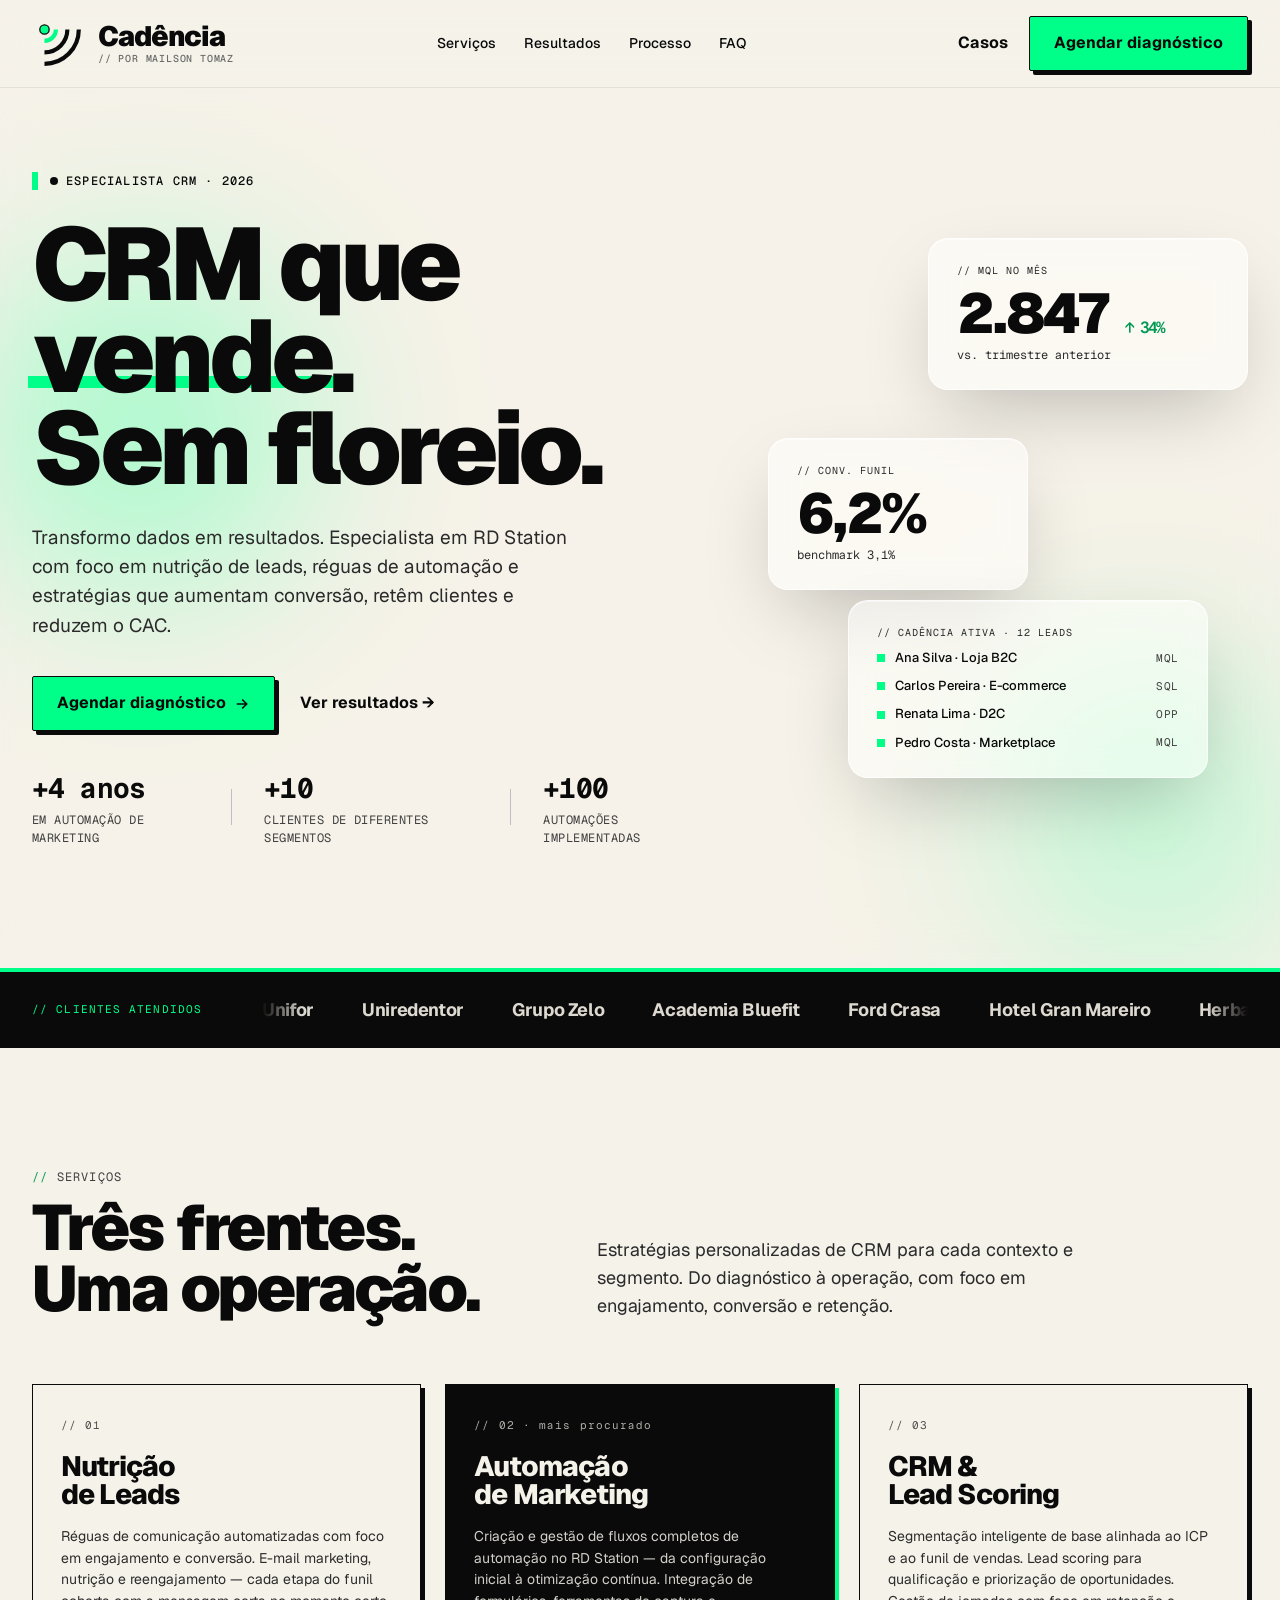
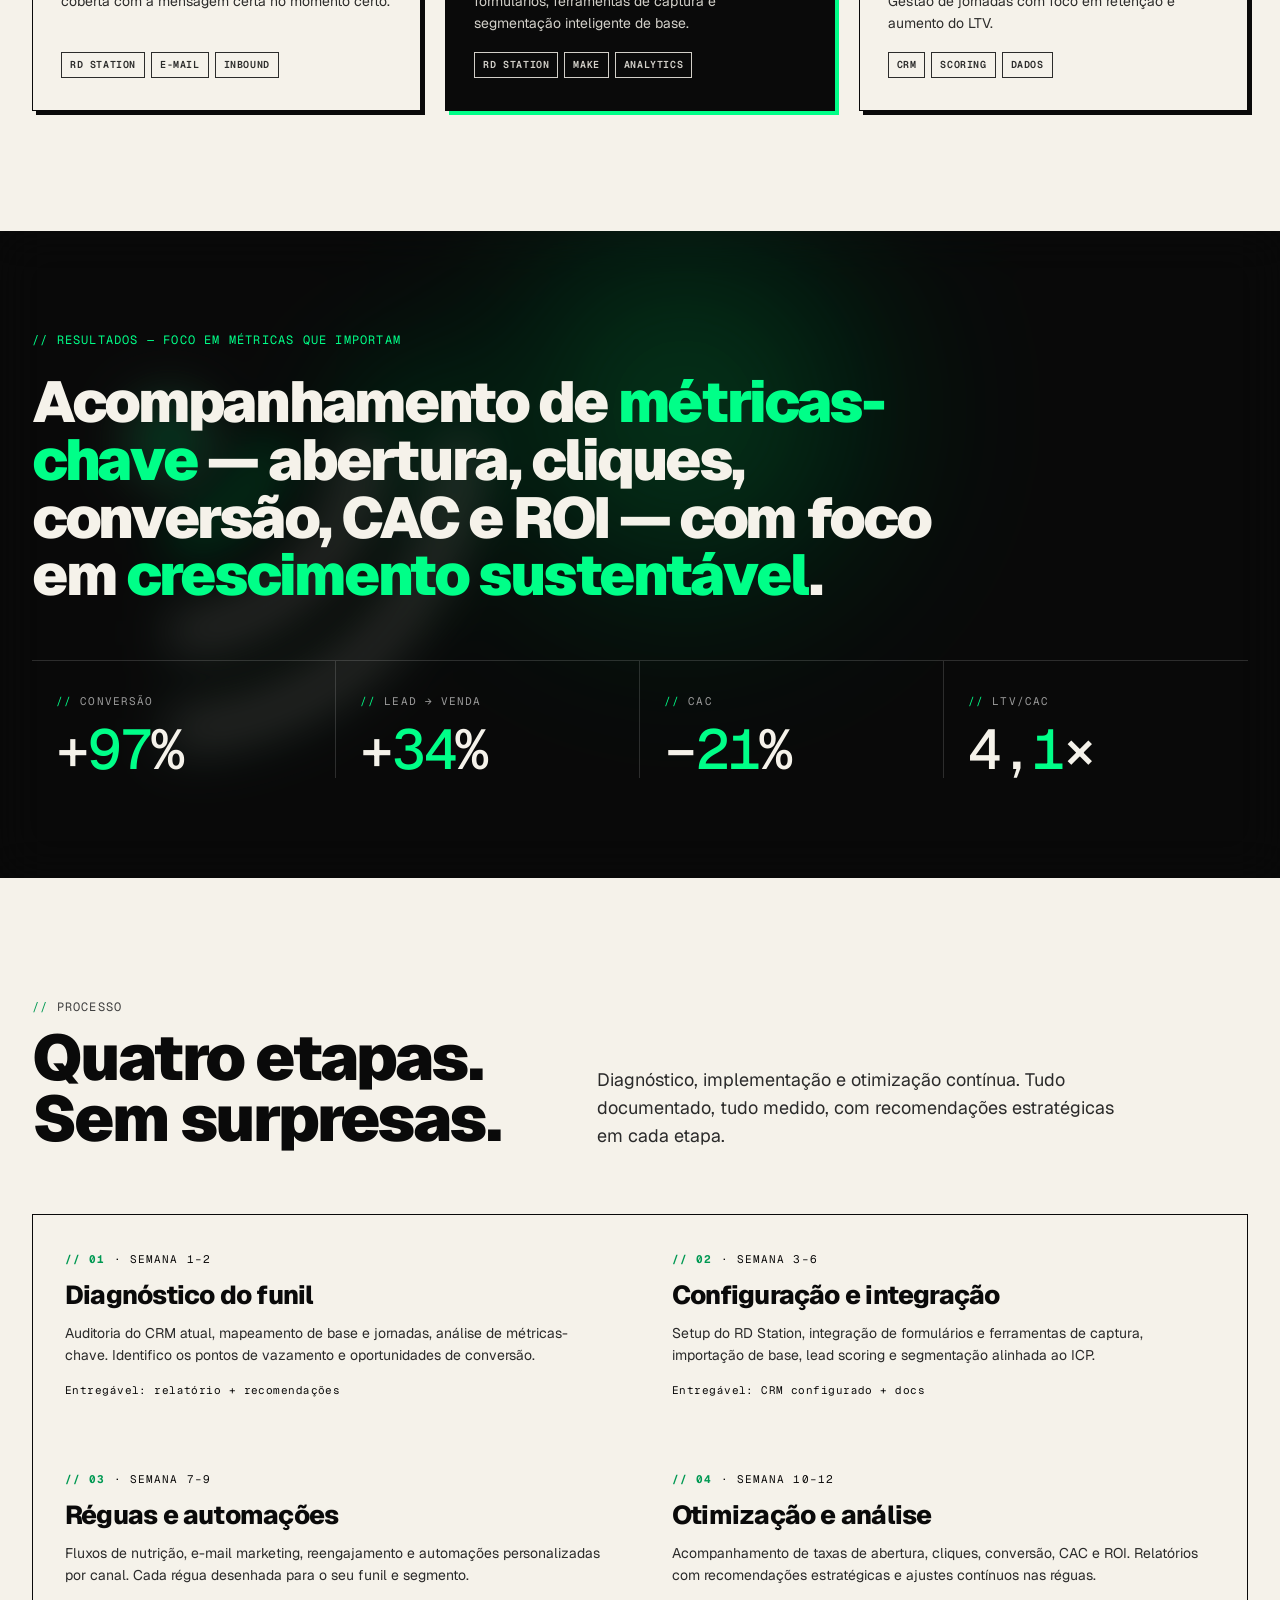
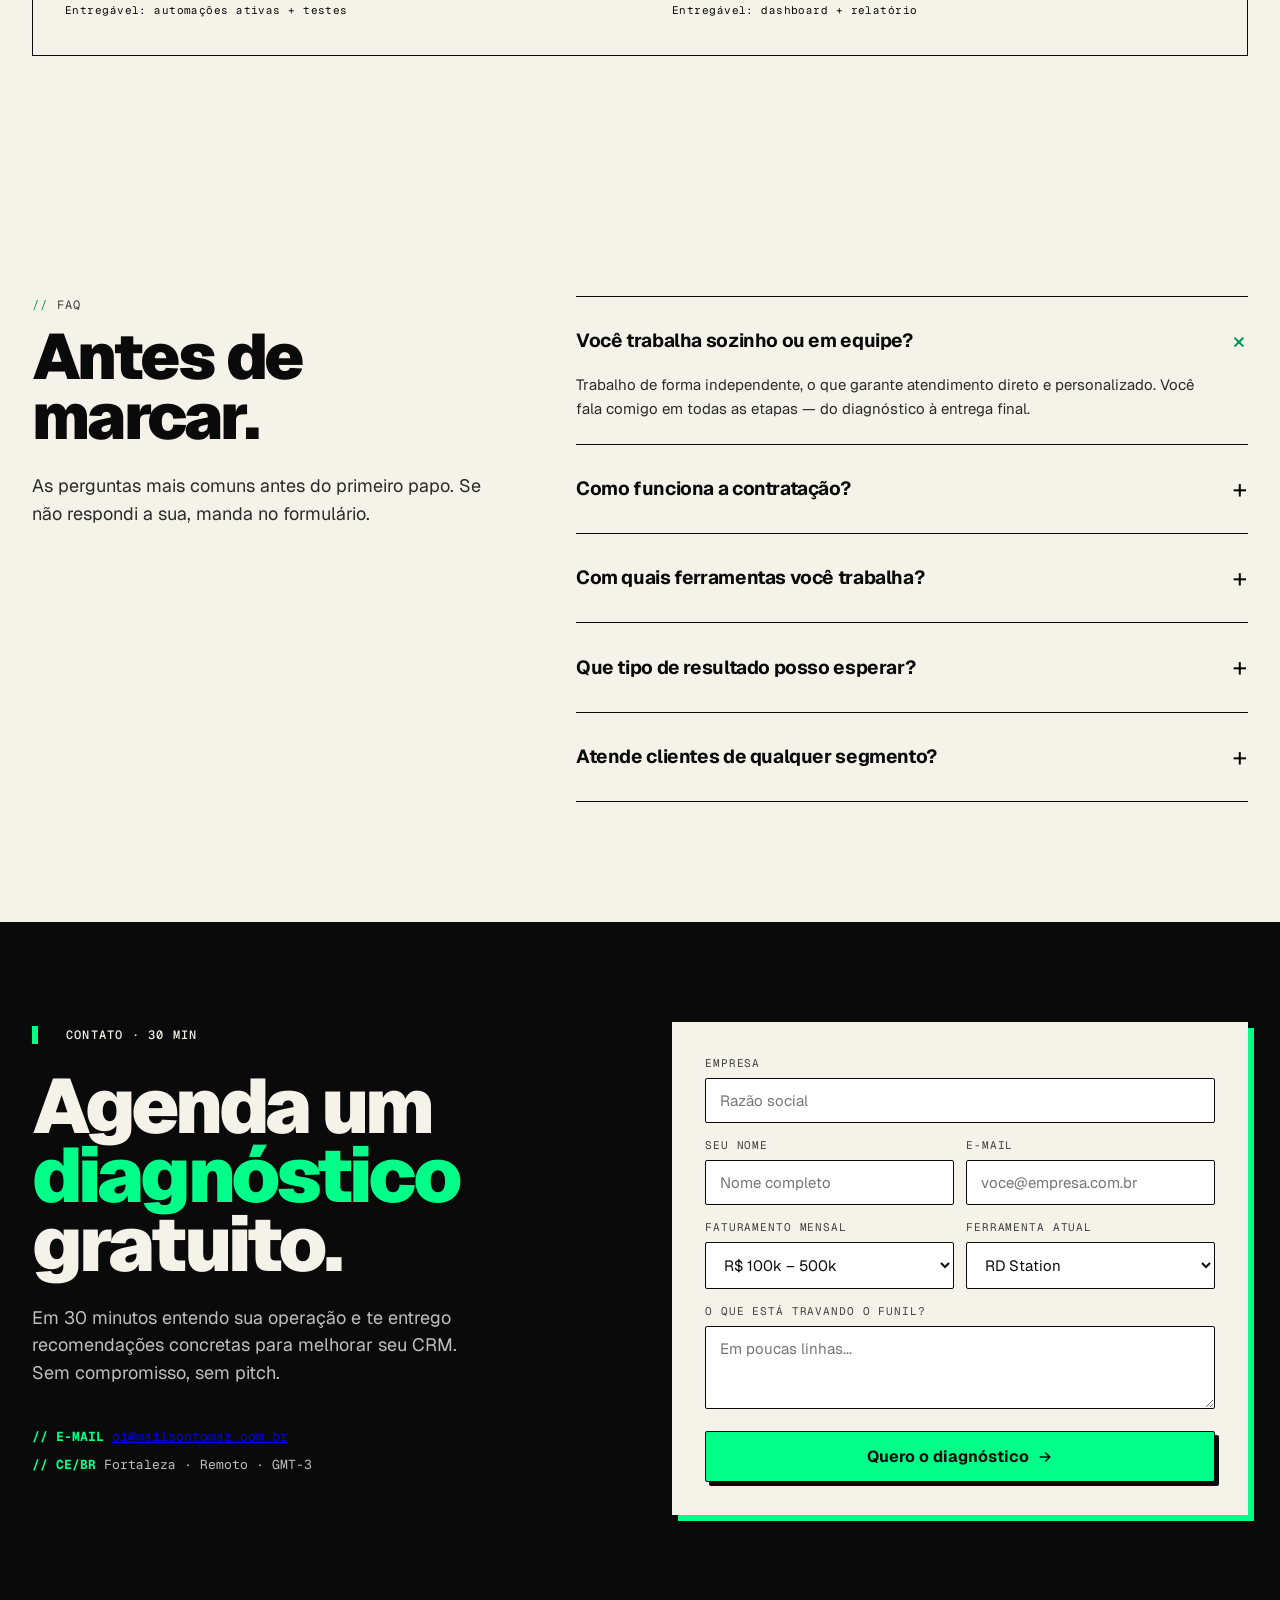
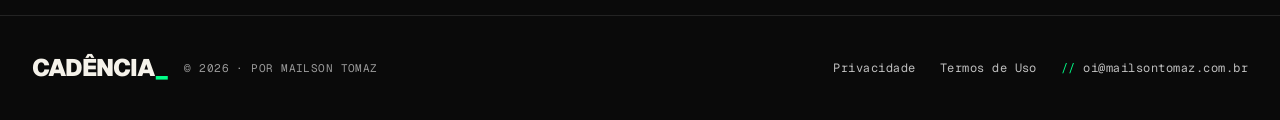
<file: index.html>
<!-- @dsCard group="Landing" viewport="1280x900" subtitle="Site institucional do Mailson" -->
<!-- @startingPoint section="Sites" subtitle="Landing page institucional" viewport="1280x900" -->
<!DOCTYPE html>
<html lang="pt-BR">
<head>
<meta charset="utf-8"/>
<meta name="viewport" content="width=device-width,initial-scale=1"/>
<title>Cadência · CRM &amp; Relacionamento</title>
<meta name="description" content="Estratégias personalizadas de CRM, réguas de comunicação automatizadas e gestão de funil com foco em engajamento, conversão e retenção."/>
<link rel="canonical" href="https://cadencia.digital/"/>
<link rel="stylesheet" href="/styles.css"/>
<style>
  body { background: var(--ink-50); overflow-x: hidden; }

  /* === SHELL === */
  .nav {
    position: sticky; top: 0; z-index: 50;
    backdrop-filter: blur(20px) saturate(140%);
    -webkit-backdrop-filter: blur(20px) saturate(140%);
    background: rgba(245,242,234,0.7);
    border-bottom: 1px solid rgba(10,10,10,0.08);
  }
  .nav-inner {
    max-width: 1280px; margin: 0 auto; padding: 16px 32px;
    display: flex; align-items: center; justify-content: space-between; gap: 24px;
  }
  .logo { display: flex; align-items: center; gap: 14px; text-decoration: none; }
  .logo-symbol {
    width: 52px;
    height: 52px;
    display: inline-flex;
    align-items: center;
    justify-content: center;
    flex-shrink: 0;
  }
  .logo-brand {
    display: flex;
    flex-direction: column;
    justify-content: center;
    line-height: 1.0;
  }
  .logo-title {
    font-family: var(--font-sans);
    font-size: 28px;
    font-weight: 900;
    letter-spacing: -0.04em;
    line-height: 1.0;
    color: var(--ink-1000);
  }
  .logo-subtitle {
    font-family: var(--font-mono);
    font-size: 10px;
    font-weight: 500;
    letter-spacing: 0.08em;
    color: var(--ink-500);
    margin-top: 4px;
    line-height: 1.0;
  }
  .nav-links { display: flex; gap: 28px; }
  .nav-links a {
    font-family: var(--font-sans); font-size: 14px; font-weight: 500;
    color: var(--ink-1000); text-decoration: none;
    transition: var(--t-hover);
  }
  .nav-links a:hover { color: var(--green-700); }
  .nav-cta { display: flex; gap: 12px; align-items: center; }

  /* === HERO === */
  .hero {
    position: relative; overflow: hidden;
    padding: 80px 32px 120px;
    background: var(--ink-50);
  }
  .hero-blob-1 {
    position: absolute; left: -160px; top: 40px;
    width: 600px; height: 600px;
    background: radial-gradient(circle, #00FF88 0%, transparent 60%);
    filter: blur(70px); opacity: 0.55;
    pointer-events: none;
  }
  .hero-blob-2 {
    position: absolute; right: -120px; bottom: -100px;
    width: 500px; height: 500px;
    background: radial-gradient(circle, #00FF88 0%, transparent 65%);
    filter: blur(80px); opacity: 0.4;
    pointer-events: none;
  }
  .hero-video-container {
    position: absolute;
    top: 0; left: 0;
    width: 100%; height: 100%;
    z-index: 0;
    overflow: hidden;
    pointer-events: none;
  }
  .hero-video-container iframe {
    position: absolute;
    top: 50%; left: 50%;
    width: 100vw;
    height: 56.25vw; /* 16:9 aspect ratio */
    min-height: 100%;
    min-width: 177.77vh; /* 16:9 aspect ratio */
    transform: translate(-50%, -50%) scale(0.65);
    opacity: 0.90;
  }
  .hero-blob-1, .hero-blob-2 {
    z-index: 1;
  }
  .hero-video-overlay {
    position: absolute;
    top: 0; left: 0;
    width: 100%; height: 100%;
    background: rgba(245, 242, 234, 0.45);
    backdrop-filter: blur(25px) saturate(140%);
    -webkit-backdrop-filter: blur(25px) saturate(140%);
    z-index: 2;
  }
  .hero-inner {
    position: relative; z-index: 3;
    max-width: 1280px; margin: 0 auto;
    display: grid; grid-template-columns: 1.4fr 1fr; gap: 64px; align-items: center;
  }
  .kicker {
    display: inline-flex; align-items: center; gap: 8px;
    font-family: var(--font-mono); font-size: 12px; font-weight: 500;
    letter-spacing: 0.1em; text-transform: uppercase; color: var(--ink-1000);
    border-left: 6px solid var(--green-500); padding-left: 12px;
    margin-bottom: 28px;
  }
  .kicker::before { content: ""; width: 8px; height: 8px; background: var(--ink-1000); border-radius: 50%; }
  h1.hero-title {
    font-family: var(--font-sans);
    font-size: clamp(56px, 8vw, 112px);
    font-weight: 900;
    line-height: 0.9;
    letter-spacing: -0.05em;
    color: var(--ink-1000);
    margin: 0 0 28px;
  }
  h1 .accent { color: var(--ink-1000); position: relative; display: inline-block; }
  h1 .accent::after { content: ""; position: absolute; left: -4px; right: -4px; bottom: 14px; height: 12px; background: var(--green-500); z-index: -1; }
  .hero-sub {
    font-family: var(--font-sans); font-size: 19px; line-height: 1.55;
    color: var(--ink-700); max-width: 540px; margin: 0 0 36px;
  }
  .hero-cta { display: flex; gap: 16px; align-items: center; flex-wrap: wrap; margin-bottom: 36px; }
  .btn {
    font-family: var(--font-sans); font-weight: 700; font-size: 16px;
    padding: 14px 24px; border: 1.5px solid var(--ink-1000); border-radius: 2px;
    cursor: pointer; transition: var(--t-hover); text-decoration: none;
    color: var(--ink-1000);
    display: inline-flex; align-items: center; gap: 8px;
  }
  .btn-primary { background: var(--green-500); color: var(--ink-1000); box-shadow: 4px 4px 0 var(--ink-1000); }
  .btn-primary:hover { transform: translate(-2px,-2px); box-shadow: 6px 6px 0 var(--ink-1000); }
  .btn-secondary { background: var(--ink-50); color: var(--ink-1000); box-shadow: 4px 4px 0 var(--ink-1000); }
  .btn-secondary:hover { transform: translate(-2px,-2px); box-shadow: 6px 6px 0 var(--ink-1000); }
  .btn-ghost { background: transparent; border: 1.5px solid transparent; box-shadow: none; padding: 14px 8px; }
  .btn-ghost:hover { color: var(--green-700); }

  .hero-proof {
    display: flex; gap: 32px; align-items: center;
    font-family: var(--font-mono); font-size: 12px; color: var(--ink-600);
    letter-spacing: 0.04em; text-transform: uppercase;
  }
  .hero-proof .num { font-size: 28px; font-weight: 700; color: var(--ink-1000); letter-spacing: -0.03em; text-transform: none; }
  .hero-proof .divider { width: 1px; height: 36px; background: var(--ink-300); }

  /* Hero right — glass stack */
  .glass-stack { position: relative; height: 540px; }
  .glass-card {
    position: absolute;
    backdrop-filter: blur(20px) saturate(140%); -webkit-backdrop-filter: blur(20px) saturate(140%);
    background: rgba(255,255,255,0.55);
    border: 1px solid rgba(255,255,255,0.7);
    border-radius: 20px;
    box-shadow: 0 30px 80px -20px rgba(0,0,0,0.25), inset 0 1px 0 rgba(255,255,255,0.5);
    padding: 24px 28px;
    font-family: var(--font-sans);
  }
  .gc-1 { top: 0; right: 0; width: 320px; }
  .gc-2 { top: 200px; left: 0; width: 260px; }
  .gc-3 { bottom: 0; right: 40px; width: 360px; }
  .gc-label { font-family: var(--font-mono); font-size: 10px; letter-spacing: 0.1em; text-transform: uppercase; color: var(--ink-700); }
  .gc-value { font-size: 56px; font-weight: 900; letter-spacing: -0.04em; line-height: 1; margin: 8px 0 4px; color: var(--ink-1000); }
  .gc-value .delta { font-family: var(--font-mono); font-size: 16px; font-weight: 600; color: var(--green-700); margin-left: 8px; }
  .gc-foot { font-size: 12px; color: var(--ink-700); font-family: var(--font-mono); }

  .gc-3-list { display: flex; flex-direction: column; gap: 8px; margin-top: 8px; }
  .gc-3-list .row { display: flex; align-items: center; gap: 10px; font-size: 13px; }
  .gc-3-list .dot { width: 8px; height: 8px; background: var(--green-500); flex-shrink: 0; }
  .gc-3-list .name { flex: 1; color: var(--ink-1000); font-weight: 500; }
  .gc-3-list .stage { font-family: var(--font-mono); font-size: 11px; color: var(--ink-600); text-transform: uppercase; letter-spacing: 0.06em; }

  /* === BAR — trusted by === */
  .trust {
    background: var(--ink-1000); color: var(--ink-300);
    padding: 24px 32px;
    border-top: 4px solid var(--green-500);
    overflow: hidden;
  }
  .trust-inner { max-width: 1280px; margin: 0 auto; display: flex; align-items: center; gap: 40px; }
  .trust-label { font-family: var(--font-mono); font-size: 11px; letter-spacing: 0.1em; text-transform: uppercase; color: var(--green-500); white-space: nowrap; flex-shrink: 0; position: relative; z-index: 2; background: var(--ink-1000); padding-right: 20px; }
  .trust-marquee { overflow: hidden; flex: 1; mask-image: linear-gradient(to right, transparent, black 40px, black calc(100% - 40px), transparent); -webkit-mask-image: linear-gradient(to right, transparent, black 40px, black calc(100% - 40px), transparent); }
  .trust-track { display: flex; gap: 48px; width: max-content; animation: marquee 20s linear infinite; }
  .trust-track span { font-family: var(--font-sans); font-weight: 700; font-size: 18px; color: var(--ink-200); letter-spacing: -0.02em; white-space: nowrap; }
  @keyframes marquee { 0% { transform: translateX(0); } 100% { transform: translateX(-50%); } }

  /* === SERVICES === */
  .section { padding: 120px 32px; }
  .section-inner { max-width: 1280px; margin: 0 auto; }
  .section-head { display: grid; grid-template-columns: 1fr 1.3fr; gap: 64px; align-items: end; margin-bottom: 64px; }
  .section-eye { font-family: var(--font-mono); font-size: 12px; letter-spacing: 0.1em; text-transform: uppercase; color: var(--ink-600); margin-bottom: 12px; }
  .section-eye::before { content: "// "; color: var(--green-700); }
  h2.section-title { font-size: clamp(40px, 5vw, 72px); font-weight: 900; letter-spacing: -0.04em; line-height: 0.95; color: var(--ink-1000); margin: 0; }
  .section-lead { font-size: 18px; line-height: 1.55; color: var(--ink-700); max-width: 520px; margin: 0; }

  .services-grid { display: grid; grid-template-columns: repeat(3, 1fr); gap: 24px; }
  .svc-card {
    background: var(--ink-50); padding: 32px 28px;
    border: 1.5px solid var(--ink-1000);
    box-shadow: 4px 4px 0 var(--ink-1000);
    display: flex; flex-direction: column; gap: 18px;
    min-height: 320px; transition: var(--t-hover);
  }
  .svc-card:hover { transform: translate(-3px,-3px); box-shadow: 7px 7px 0 var(--ink-1000); }
  .svc-card.feat { background: var(--ink-1000); color: var(--ink-50); box-shadow: 4px 4px 0 var(--green-500); }
  .svc-card.feat:hover { box-shadow: 7px 7px 0 var(--green-500); }
  .svc-num { font-family: var(--font-mono); font-size: 11px; letter-spacing: 0.1em; opacity: 0.7; }
  .svc-title { font-size: 28px; font-weight: 800; letter-spacing: -0.03em; line-height: 1; }
  .svc-desc { font-size: 14px; line-height: 1.55; opacity: 0.85; flex: 1; }
  .svc-tools { display: flex; gap: 6px; flex-wrap: wrap; }
  .tool {
    font-family: var(--font-mono); font-size: 10px; font-weight: 600;
    letter-spacing: 0.06em; text-transform: uppercase;
    padding: 4px 8px; border: 1px solid currentColor; opacity: 0.85;
  }

  /* === KPI BAND === */
  .kpi-band { background: var(--ink-1000); color: var(--ink-50); position: relative; overflow: hidden; }
  .kpi-band::before { content: ""; position: absolute; left: 30%; top: -120px; width: 600px; height: 600px;
    background: radial-gradient(circle, #00FF88 0%, transparent 60%); filter: blur(80px); opacity: 0.4; }
  .kpi-inner { max-width: 1280px; margin: 0 auto; padding: 100px 32px; position: relative; z-index: 2; }
  .kpi-eye { font-family: var(--font-mono); color: var(--green-500); font-size: 12px; letter-spacing: 0.1em; text-transform: uppercase; margin-bottom: 24px; }
  .kpi-quote { font-size: clamp(36px, 4.5vw, 64px); font-weight: 900; line-height: 1; letter-spacing: -0.04em; max-width: 1000px; margin: 0 0 56px; text-wrap: balance; }
  .kpi-quote em { font-style: normal; color: var(--green-500); }
  .kpi-grid { display: grid; grid-template-columns: repeat(4, 1fr); gap: 0; border-top: 1px solid rgba(255,255,255,0.15); }
  .kpi { padding: 32px 24px 0; border-right: 1px solid rgba(255,255,255,0.15); }
  .kpi:last-child { border-right: none; }
  .kpi-label { font-family: var(--font-mono); font-size: 11px; letter-spacing: 0.1em; text-transform: uppercase; color: var(--ink-400); margin-bottom: 12px; }
  .kpi-label::before { content: "// "; color: var(--green-500); }
  .kpi-value { font-family: var(--font-mono); font-size: 56px; font-weight: 500; letter-spacing: -0.04em; line-height: 1; color: var(--ink-50); }
  .kpi-value span { color: var(--green-500); }
  .kpi-brand-bg {
    position: absolute;
    left: 5%;
    top: 50%;
    transform: translateY(-50%);
    width: 440px;
    height: 440px;
    pointer-events: none;
    z-index: 0;
    display: flex;
    align-items: center;
    justify-content: center;
    opacity: 0.28;
  }
  .kpi-brand-glow {
    position: absolute;
    right: -10%;
    top: -10%;
    width: 280px;
    height: 280px;
    border-radius: 50%;
    background: radial-gradient(circle, #00FF88 0%, transparent 65%);
    filter: blur(40px);
    opacity: 0.6;
    z-index: 0;
  }
  .kpi-brand-symbol {
    width: 100%;
    height: 100%;
    position: relative;
    z-index: 1;
    filter: drop-shadow(0 0 20px rgba(0, 255, 136, 0.4));
  }
  .kpi-glass-overlay {
    position: absolute;
    top: 0; left: 0;
    width: 100%; height: 100%;
    backdrop-filter: blur(24px) saturate(140%);
    -webkit-backdrop-filter: blur(24px) saturate(140%);
    background: rgba(10, 10, 10, 0.45);
    z-index: 1;
    pointer-events: none;
  }
  @media (max-width: 1023px) {
    .kpi-brand-bg, .kpi-glass-overlay {
      display: none;
    }
  }

  /* === PROCESS === */
  .process { background: var(--ink-50); }
  .process-grid { display: grid; grid-template-columns: 1fr 1fr; gap: 0; border: 1.5px solid var(--ink-1000); background: var(--ink-1000); margin-top: 40px; }
  .step { padding: 36px 32px; background: var(--ink-50); display: flex; flex-direction: column; gap: 14px; min-height: 220px; position: relative; }
  .step-n { font-family: var(--font-mono); font-size: 11px; letter-spacing: 0.1em; text-transform: uppercase; color: var(--ink-1000); }
  .step-n strong { color: var(--green-700); }
  .step-title { font-size: 26px; font-weight: 800; letter-spacing: -0.03em; line-height: 1.05; }
  .step-desc { font-size: 14px; line-height: 1.55; color: var(--ink-700); }
  .step-meta { margin-top: auto; font-family: var(--font-mono); font-size: 11px; color: var(--ink-1000); letter-spacing: 0.04em; }

  /* === FAQ === */
  .faq { display: grid; grid-template-columns: 1fr 1.4fr; gap: 64px; }
  .faq-list { display: flex; flex-direction: column; }
  details { border-top: 1.5px solid var(--ink-1000); padding: 24px 0; }
  details:last-child { border-bottom: 1.5px solid var(--ink-1000); }
  summary { display: flex; justify-content: space-between; align-items: center; gap: 24px; font-family: var(--font-sans); font-size: 19px; font-weight: 700; cursor: pointer; list-style: none; color: var(--ink-1000); letter-spacing: -0.02em; }
  summary::-webkit-details-marker { display: none; }
  summary::after { content: "+"; font-family: var(--font-mono); font-size: 26px; font-weight: 400; transition: transform 240ms var(--ease-out-quart); }
  details[open] summary::after { transform: rotate(45deg); color: var(--green-700); }
  details p { padding-top: 12px; font-size: 15px; line-height: 1.55; color: var(--ink-700); max-width: 640px; }

  /* === CONTACT === */
  .contact { background: var(--ink-1000); color: var(--ink-50); }
  .contact-inner { max-width: 1280px; margin: 0 auto; padding: 100px 32px; display: grid; grid-template-columns: 1fr 1fr; gap: 64px; }
  .contact h2 { font-size: clamp(48px, 6vw, 88px); font-weight: 900; letter-spacing: -0.05em; line-height: 0.9; color: var(--ink-50); margin: 0 0 24px; }
  .contact .accent2 { color: var(--green-500); }
  .contact-lead { font-size: 18px; line-height: 1.55; color: var(--ink-300); max-width: 440px; }
  .contact-meta { margin-top: 40px; display: flex; flex-direction: column; gap: 8px; font-family: var(--font-mono); font-size: 13px; color: var(--ink-300); }
  .contact-meta strong { color: var(--green-500); }
  .form { background: var(--ink-50); color: var(--ink-1000); padding: 32px; border: 1.5px solid var(--ink-50); box-shadow: 6px 6px 0 var(--green-500); display: flex; flex-direction: column; gap: 14px; }
  .field { display: flex; flex-direction: column; gap: 6px; }
  .field label { font-family: var(--font-mono); font-size: 11px; letter-spacing: 0.08em; text-transform: uppercase; color: var(--ink-600); }
  .field input, .field select, .field textarea {
    background: var(--paper); border: 1.5px solid var(--ink-1000); border-radius: 2px;
    padding: 12px 14px; font-family: var(--font-sans); font-size: 15px; color: var(--ink-1000);
    outline: none; transition: var(--t-hover);
  }
  .field input:focus, .field select:focus, .field textarea:focus { box-shadow: 3px 3px 0 var(--ink-1000); }
  .row2 { display: grid; grid-template-columns: 1fr 1fr; gap: 12px; }

  /* === FOOTER === */
  footer { background: var(--ink-1000); color: var(--ink-300); border-top: 1px solid rgba(255,255,255,0.1); padding: 40px 32px; }
  .foot-inner { max-width: 1280px; margin: 0 auto; display: flex; justify-content: space-between; align-items: center; gap: 24px; font-family: var(--font-mono); font-size: 12px; letter-spacing: 0.04em; }
  .foot-inner .green { color: var(--green-500); }
  .foot-brand {
    display: flex;
    align-items: center;
    gap: 16px;
    flex-wrap: wrap;
  }
  .foot-wordmark {
    font-family: var(--font-sans);
    font-size: 24px;
    font-weight: 900;
    letter-spacing: -0.04em;
    color: var(--ink-50);
    line-height: 1.0;
  }
  .foot-credit {
    font-family: var(--font-mono);
    font-size: 11px;
    color: var(--ink-400);
    letter-spacing: 0.04em;
    text-transform: uppercase;
  }
  .foot-inner a { color: var(--ink-300); text-decoration: none; transition: var(--t-hover); }
  .foot-inner a:hover { color: var(--green-500); }
  .foot-links { display: flex; gap: 24px; flex-wrap: wrap; align-items: center; }

  /* === RESPONSIVIDADE (MOBILE & TABLET) === */
  @media (max-width: 1023px) {
    .section { padding: 80px 24px; }
    .hero-inner { grid-template-columns: 1fr; gap: 48px; text-align: center; }
    .hero-sub { margin-left: auto; margin-right: auto; }
    .hero-cta { justify-content: center; }
    .hero-proof { justify-content: center; }
    .glass-stack { height: 480px; max-width: 480px; margin: 0 auto; }
    .section-head { grid-template-columns: 1fr; gap: 24px; text-align: center; }
    .section-lead { margin-left: auto; margin-right: auto; }
    .services-grid { grid-template-columns: repeat(2, 1fr); }
    .faq { grid-template-columns: 1fr; gap: 48px; }
    .contact-inner { grid-template-columns: 1fr; gap: 48px; }
    .foot-inner { flex-wrap: wrap; gap: 20px; }
  }

  @media (max-width: 767px) {
    .section { padding: 60px 16px; }
    .nav-inner { padding: 12px 16px; }
    .nav-links { display: none; }
    .nav-cta .btn-ghost { display: none; }
    .logo-subtitle { display: none; }
    .logo-symbol { width: 42px; height: 42px; }
    .logo-title { font-size: 22px; }
    
    h1.hero-title { font-size: clamp(38px, 8vw, 64px); }
    .hero-proof { flex-direction: column; gap: 20px; text-align: center; }
    .hero-proof .divider { display: none; }
    
    .glass-stack { height: auto; display: flex; flex-direction: column; gap: 16px; max-width: 100%; }
    .glass-card { position: static; width: 100% !important; height: auto; }
    
    .services-grid { grid-template-columns: 1fr; }
    
    .kpi-grid { grid-template-columns: repeat(2, 1fr); }
    .kpi { border-right: none; border-bottom: 1px solid rgba(255,255,255,0.15); padding: 24px 16px; }
    .kpi:nth-child(odd) { border-right: 1px solid rgba(255,255,255,0.15); }
    .kpi:nth-last-child(-n+2) { border-bottom: none; }
    
    .process-grid { grid-template-columns: 1fr; gap: 1.5px; }
    .step { min-height: auto; padding: 28px 24px; }
    
    .row2 { grid-template-columns: 1fr; }
    .form { padding: 24px 20px; }
    
    footer { padding: 30px 16px; }
    .foot-inner { flex-direction: column; gap: 16px; text-align: center; }
    .foot-brand { flex-direction: column; gap: 8px; justify-content: center; }
    .foot-links { justify-content: center; }
  }

  @media (max-width: 479px) {
    .kpi-grid { grid-template-columns: 1fr; }
    .kpi { border-right: none !important; border-bottom: 1px solid rgba(255,255,255,0.15); }
    .kpi:last-child { border-bottom: none; }
    .kpi:nth-child(odd) { border-right: none; }
  }
</style>
</head>
<body>

<!-- NAV -->
<nav class="nav">
  <div class="nav-inner">
    <a href="#" class="logo" style="text-decoration:none;color:var(--ink-1000)">
      <svg class="logo-symbol" viewBox="0 0 100 100" width="52" height="52" fill="none" xmlns="http://www.w3.org/2000/svg">
        <g stroke-width="8" stroke-linecap="butt" fill="none">
          <path d="M90 24 A66 66 0 0 1 24 90" stroke="var(--ink-1000)"/>
          <path d="M68 24 A44 44 0 0 1 24 68" stroke="var(--ink-1000)"/>
          <path d="M46 24 A22 22 0 0 1 24 46" stroke="var(--green-500)"/>
        </g>
        <circle cx="24" cy="24" r="9" fill="var(--green-500)" stroke="var(--ink-1000)" stroke-width="2.5"/>
      </svg>
      <div class="logo-brand">
        <span class="logo-title">Cadência</span>
        <span class="logo-subtitle">// POR MAILSON TOMAZ</span>
      </div>
    </a>
    <div class="nav-links">
      <a href="#servicos">Serviços</a>
      <a href="#resultados">Resultados</a>
      <a href="#processo">Processo</a>
      <a href="#faq">FAQ</a>
    </div>
    <div class="nav-cta">
      <a href="#" class="btn btn-ghost">Casos</a>
      <a href="#contato" class="btn btn-primary">Agendar diagnóstico</a>
    </div>
  </div>
</nav>

<!-- HERO -->
<section class="hero">
  <div class="hero-video-container">
    <iframe src="https://player.cloudinary.com/embed/?cloud_name=dtoeoebte&public_id=Buyer_journey_motion_graphics_an__202606102103_qeuboj&profile=cld-default&autoplay=true&loop=true&muted=true" 
            allow="autoplay; fullscreen" 
            allowfullscreen 
            frameborder="0"></iframe>
  </div>
  <div class="hero-video-overlay"></div>
  <div class="hero-blob-1"></div>
  <div class="hero-blob-2"></div>
  <div class="hero-inner">
    <div>
      <div class="kicker">Especialista CRM · 2026</div>
      <h1 class="hero-title">CRM que <span class="accent">vende</span>.<br/>Sem floreio.</h1>
      <p class="hero-sub">Transformo dados em resultados. Especialista em RD Station com foco em nutrição de leads, réguas de automação e estratégias que aumentam conversão, retêm clientes e reduzem o CAC.</p>
      <div class="hero-cta">
        <a href="#contato" class="btn btn-primary">Agendar diagnóstico
          <svg width="16" height="16" viewBox="0 0 24 24" fill="none" stroke="currentColor" stroke-width="2.5" stroke-linecap="round"><path d="M5 12h14M13 6l6 6-6 6"/></svg>
        </a>
        <a href="#resultados" class="btn btn-ghost">Ver resultados →</a>
      </div>
      <div class="hero-proof">
        <div><div class="num">+4 anos</div>em automação de marketing</div>
        <div class="divider"></div>
        <div><div class="num">+10</div>clientes de diferentes segmentos</div>
        <div class="divider"></div>
        <div><div class="num">+100</div>automações implementadas</div>
      </div>
    </div>
    <div class="glass-stack">
      <div class="glass-card gc-1">
        <div class="gc-label">// MQL no mês</div>
        <div class="gc-value">2.847 <span class="delta">↑ 34%</span></div>
        <div class="gc-foot">vs. trimestre anterior</div>
      </div>
      <div class="glass-card gc-2">
        <div class="gc-label">// Conv. funil</div>
        <div class="gc-value">6,2%</div>
        <div class="gc-foot">benchmark 3,1%</div>
      </div>
      <div class="glass-card gc-3">
        <div class="gc-label">// Cadência ativa · 12 leads</div>
        <div class="gc-3-list">
          <div class="row"><span class="dot"></span><span class="name">Ana Silva · Loja B2C</span><span class="stage">MQL</span></div>
          <div class="row"><span class="dot"></span><span class="name">Carlos Pereira · E-commerce</span><span class="stage">SQL</span></div>
          <div class="row"><span class="dot"></span><span class="name">Renata Lima · D2C</span><span class="stage">Opp</span></div>
          <div class="row"><span class="dot"></span><span class="name">Pedro Costa · Marketplace</span><span class="stage">MQL</span></div>
        </div>
      </div>
    </div>
  </div>
</section>

<!-- TRUST -->
<section class="trust">
  <div class="trust-inner">
    <div class="trust-label">// Clientes atendidos</div>
    <div class="trust-marquee">
      <div class="trust-track">
        <span>Unifor</span><span>Uniredentor</span><span>Grupo Zelo</span><span>Academia Bluefit</span><span>Ford Crasa</span><span>Hotel Gran Mareiro</span><span>Herbal Foods</span><span>INDAC</span><span>Instituto Atlântico</span><span>Unifor</span><span>Uniredentor</span><span>Grupo Zelo</span><span>Academia Bluefit</span><span>Ford Crasa</span><span>Hotel Gran Mareiro</span><span>Herbal Foods</span><span>INDAC</span><span>Instituto Atlântico</span>
      </div>
    </div>
  </div>
</section>

<!-- SERVICES -->
<section class="section" id="servicos">
  <div class="section-inner">
    <div class="section-head">
      <div>
        <div class="section-eye">Serviços</div>
        <h2 class="section-title">Três frentes.<br/>Uma operação.</h2>
      </div>
      <p class="section-lead">Estratégias personalizadas de CRM para cada contexto e segmento. Do diagnóstico à operação, com foco em engajamento, conversão e retenção.</p>
    </div>
    <div class="services-grid">
      <div class="svc-card">
        <div class="svc-num">// 01</div>
        <div class="svc-title">Nutrição<br/>de Leads</div>
        <div class="svc-desc">Réguas de comunicação automatizadas com foco em engajamento e conversão. E-mail marketing, nutrição e reengajamento — cada etapa do funil coberta com a mensagem certa no momento certo.</div>
        <div class="svc-tools">
          <span class="tool">RD Station</span><span class="tool">E-mail</span><span class="tool">Inbound</span>
        </div>
      </div>
      <div class="svc-card feat">
        <div class="svc-num">// 02 · mais procurado</div>
        <div class="svc-title">Automação<br/>de Marketing</div>
        <div class="svc-desc">Criação e gestão de fluxos completos de automação no RD Station — da configuração inicial à otimização contínua. Integração de formulários, ferramentas de captura e segmentação inteligente de base.</div>
        <div class="svc-tools">
          <span class="tool">RD Station</span><span class="tool">Make</span><span class="tool">Analytics</span>
        </div>
      </div>
      <div class="svc-card">
        <div class="svc-num">// 03</div>
        <div class="svc-title">CRM &<br/>Lead Scoring</div>
        <div class="svc-desc">Segmentação inteligente de base alinhada ao ICP e ao funil de vendas. Lead scoring para qualificação e priorização de oportunidades. Gestão de jornadas com foco em retenção e aumento do LTV.</div>
        <div class="svc-tools">
          <span class="tool">CRM</span><span class="tool">Scoring</span><span class="tool">Dados</span>
        </div>
      </div>
    </div>
  </div>
</section>

<!-- KPI BAND -->
<section class="kpi-band" id="resultados">
  <div class="kpi-brand-bg">
    <div class="kpi-brand-glow"></div>
    <svg class="kpi-brand-symbol" viewBox="0 0 100 100" fill="none" xmlns="http://www.w3.org/2000/svg">
      <g stroke-width="8" stroke-linecap="butt" fill="none">
        <path d="M90 24 A66 66 0 0 1 24 90" stroke="var(--ink-50)"/>
        <path d="M68 24 A44 44 0 0 1 24 68" stroke="var(--ink-50)"/>
        <path d="M46 24 A22 22 0 0 1 24 46" stroke="var(--green-500)"/>
      </g>
      <circle cx="24" cy="24" r="9" fill="var(--green-500)" stroke="var(--ink-50)" stroke-width="2.5"/>
    </svg>
  </div>
  <div class="kpi-glass-overlay"></div>
  <div class="kpi-inner">
    <div class="kpi-eye">// Resultados — foco em métricas que importam</div>
    <h2 class="kpi-quote">Acompanhamento de <em>métricas-chave</em> — abertura, cliques, conversão, CAC e ROI — com foco em <em>crescimento sustentável</em>.</h2>
    <div class="kpi-grid">
      <div class="kpi">
        <div class="kpi-label">Conversão</div>
        <div class="kpi-value">+<span>97</span>%</div>
      </div>
      <div class="kpi">
        <div class="kpi-label">Lead → Venda</div>
        <div class="kpi-value">+<span>34</span>%</div>
      </div>
      <div class="kpi">
        <div class="kpi-label">CAC</div>
        <div class="kpi-value">−<span>21</span>%</div>
      </div>
      <div class="kpi">
        <div class="kpi-label">LTV/CAC</div>
        <div class="kpi-value">4,<span>1</span>×</div>
      </div>
    </div>
  </div>
</section>

<!-- PROCESS -->
<section class="section process" id="processo">
  <div class="section-inner">
    <div class="section-head">
      <div>
        <div class="section-eye">Processo</div>
        <h2 class="section-title">Quatro etapas.<br/>Sem surpresas.</h2>
      </div>
      <p class="section-lead">Diagnóstico, implementação e otimização contínua. Tudo documentado, tudo medido, com recomendações estratégicas em cada etapa.</p>
    </div>
    <div class="process-grid">
      <div class="step">
        <div class="step-n"><strong>// 01</strong> · Semana 1–2</div>
        <div class="step-title">Diagnóstico do funil</div>
        <div class="step-desc">Auditoria do CRM atual, mapeamento de base e jornadas, análise de métricas-chave. Identifico os pontos de vazamento e oportunidades de conversão.</div>
        <div class="step-meta">Entregável: relatório + recomendações</div>
      </div>
      <div class="step">
        <div class="step-n"><strong>// 02</strong> · Semana 3–6</div>
        <div class="step-title">Configuração e integração</div>
        <div class="step-desc">Setup do RD Station, integração de formulários e ferramentas de captura, importação de base, lead scoring e segmentação alinhada ao ICP.</div>
        <div class="step-meta">Entregável: CRM configurado + docs</div>
      </div>
      <div class="step">
        <div class="step-n"><strong>// 03</strong> · Semana 7–9</div>
        <div class="step-title">Réguas e automações</div>
        <div class="step-desc">Fluxos de nutrição, e-mail marketing, reengajamento e automações personalizadas por canal. Cada régua desenhada para o seu funil e segmento.</div>
        <div class="step-meta">Entregável: automações ativas + testes</div>
      </div>
      <div class="step">
        <div class="step-n"><strong>// 04</strong> · Semana 10–12</div>
        <div class="step-title">Otimização e análise</div>
        <div class="step-desc">Acompanhamento de taxas de abertura, cliques, conversão, CAC e ROI. Relatórios com recomendações estratégicas e ajustes contínuos nas réguas.</div>
        <div class="step-meta">Entregável: dashboard + relatório</div>
      </div>
    </div>
  </div>
</section>

<!-- FAQ -->
<section class="section" id="faq">
  <div class="section-inner">
    <div class="faq">
      <div>
        <div class="section-eye">FAQ</div>
        <h2 class="section-title">Antes de marcar.</h2>
        <p class="section-lead" style="margin-top:24px">As perguntas mais comuns antes do primeiro papo. Se não respondi a sua, manda no formulário.</p>
      </div>
      <div class="faq-list">
        <details open>
          <summary>Você trabalha sozinho ou em equipe?</summary>
          <p>Trabalho de forma independente, o que garante atendimento direto e personalizado. Você fala comigo em todas as etapas — do diagnóstico à entrega final.</p>
        </details>
        <details>
          <summary>Como funciona a contratação?</summary>
          <p>Cada projeto tem escopo e valor definidos após o diagnóstico inicial. Trabalho com projetos fechados ou acompanhamento mensal, sempre com entregáveis claros e prazos definidos.</p>
        </details>
        <details>
          <summary>Com quais ferramentas você trabalha?</summary>
          <p>Sou especialista em RD Station Marketing e RD Station CRM. Também trabalho com Google Analytics, Meta Ads e ferramentas de integração como Make e Zapier.</p>
        </details>
        <details>
          <summary>Que tipo de resultado posso esperar?</summary>
          <p>Garanto entrega técnica e operação rodando. Resultado depende de mídia, oferta e produto — mas o foco é sempre em aumento de conversão, redução de CAC e maximização de ROI.</p>
        </details>
        <details>
          <summary>Atende clientes de qualquer segmento?</summary>
          <p>Sim. Já desenvolvi estratégias para educação, fitness, automotivo, hotelaria, alimentação e outros — sempre personalizando a abordagem para cada contexto e jornada do cliente.</p>
        </details>
      </div>
    </div>
  </div>
</section>

<!-- CONTACT -->
<section class="contact" id="contato">
  <div class="contact-inner">
    <div>
      <div class="kicker" style="color:var(--ink-50);border-left-color:var(--green-500)">Contato · 30 min</div>
      <h2>Agenda um<br/><span class="accent2">diagnóstico</span><br/>gratuito.</h2>
      <p class="contact-lead">Em 30 minutos entendo sua operação e te entrego recomendações concretas para melhorar seu CRM. Sem compromisso, sem pitch.</p>
      <div class="contact-meta">
        <div><strong>// E-MAIL</strong>  <a href="mailto:oi@mailsontomaz.com.br">oi@mailsontomaz.com.br</a></div>
        <div><strong>// CE/BR</strong>   Fortaleza · Remoto · GMT-3</div>
      </div>
    </div>
    <form class="form">
      <div class="field">
        <label>Empresa</label>
        <input type="text" name="empresa" placeholder="Razão social" required/>
      </div>
      <div class="row2">
        <div class="field">
          <label>Seu nome</label>
          <input type="text" name="nome" placeholder="Nome completo"/>
        </div>
        <div class="field">
          <label>E-mail</label>
          <input type="email" name="email" placeholder="voce@empresa.com.br"/>
        </div>
      </div>
      <div class="row2">
        <div class="field">
          <label>Faturamento mensal</label>
          <select name="faturamento">
            <option>Até R$ 100k</option>
            <option selected>R$ 100k – 500k</option>
            <option>R$ 500k – 2M</option>
            <option>Acima de R$ 2M</option>
          </select>
        </div>
        <div class="field">
          <label>Ferramenta atual</label>
          <select name="ferramenta">
            <option>Sem CRM</option>
            <option selected>RD Station</option>
            <option>HubSpot</option>
            <option>Outro</option>
          </select>
        </div>
      </div>
      <div class="field">
        <label>O que está travando o funil?</label>
        <textarea name="mensagem" rows="3" placeholder="Em poucas linhas..."></textarea>
      </div>
      <button type="submit" class="btn btn-primary" style="margin-top:8px;justify-content:center">
        Quero o diagnóstico
        <svg width="16" height="16" viewBox="0 0 24 24" fill="none" stroke="currentColor" stroke-width="2.5" stroke-linecap="round"><path d="M5 12h14M13 6l6 6-6 6"/></svg>
      </button>
    </form>
    <!-- TODO(n8n): substituir o mailto por fetch POST para
         https://webh.cadencia.digital/webhook/<id-do-form> quando o workflow estiver ativo -->
    <script>
      (function() {
        var form = document.querySelector('form.form');
        if (!form) return;
        form.addEventListener('submit', function(e) {
          e.preventDefault();
          var fd = new FormData(form);
          var empresa = (fd.get('empresa') || '').trim();
          var nome = (fd.get('nome') || '').trim();
          var email = (fd.get('email') || '').trim();
          var faturamento = (fd.get('faturamento') || '').trim();
          var ferramenta = (fd.get('ferramenta') || '').trim();
          var mensagem = (fd.get('mensagem') || '').trim();

          var subject = 'Diagnóstico — ' + empresa;
          var body = [
            'Empresa: ' + empresa,
            'Nome: ' + nome,
            'E-mail: ' + email,
            'Faturamento: ' + faturamento,
            'Ferramenta: ' + ferramenta,
            'Mensagem: ' + mensagem
          ].join('\r\n');

          window.location.href = 'mailto:oi@mailsontomaz.com.br?subject=' + encodeURIComponent(subject) + '&body=' + encodeURIComponent(body);
        });
      })();
    </script>
  </div>
</section>

<!-- FOOTER -->
<footer>
  <div class="foot-inner">
    <div class="foot-brand">
      <span class="foot-wordmark">CADÊNCIA<span style="color:var(--green-500)">_</span></span>
      <span class="foot-credit">© 2026 · POR MAILSON TOMAZ</span>
    </div>
    <div class="foot-links">
      <a href="/privacidade">Privacidade</a>
      <a href="/termos">Termos de Uso</a>
      <span><span class="green">//</span> <a href="mailto:oi@mailsontomaz.com.br">oi@mailsontomaz.com.br</a></span>
    </div>
  </div>
</footer>

</body>
</html>
</file>
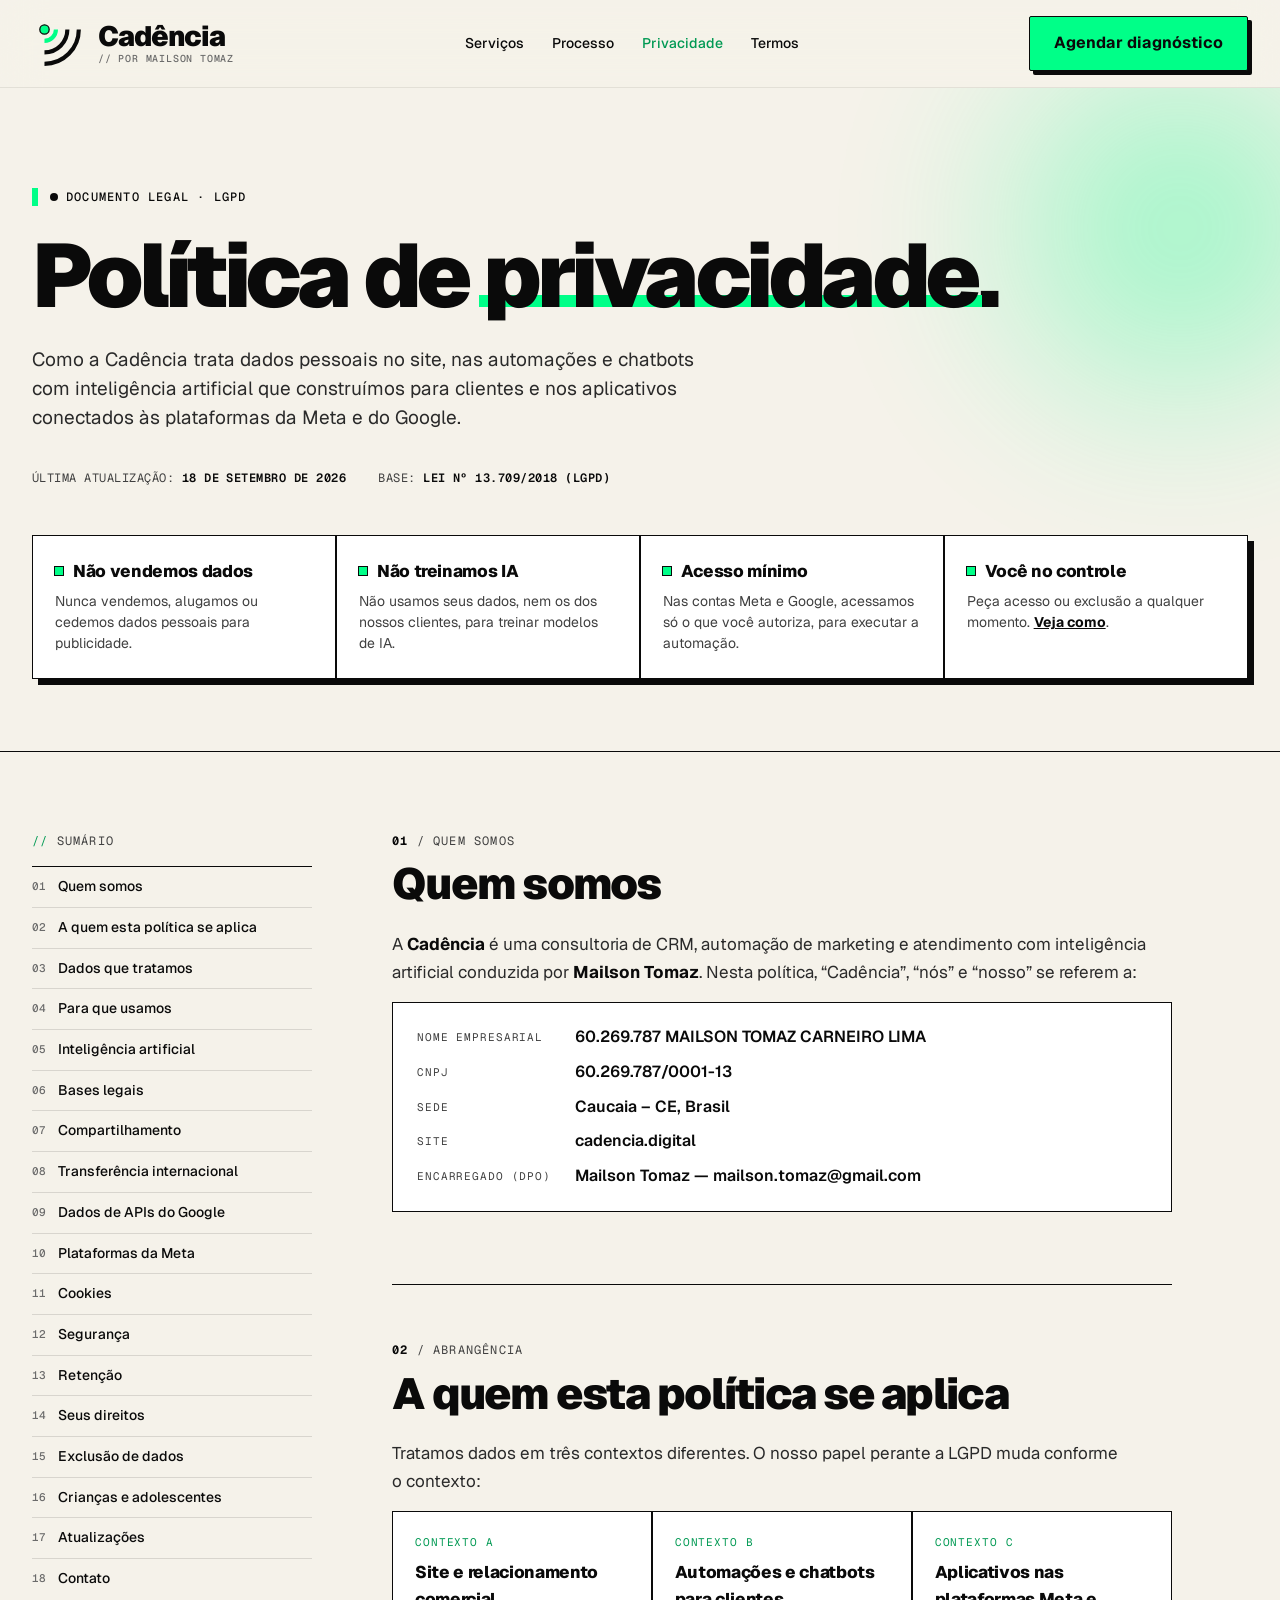
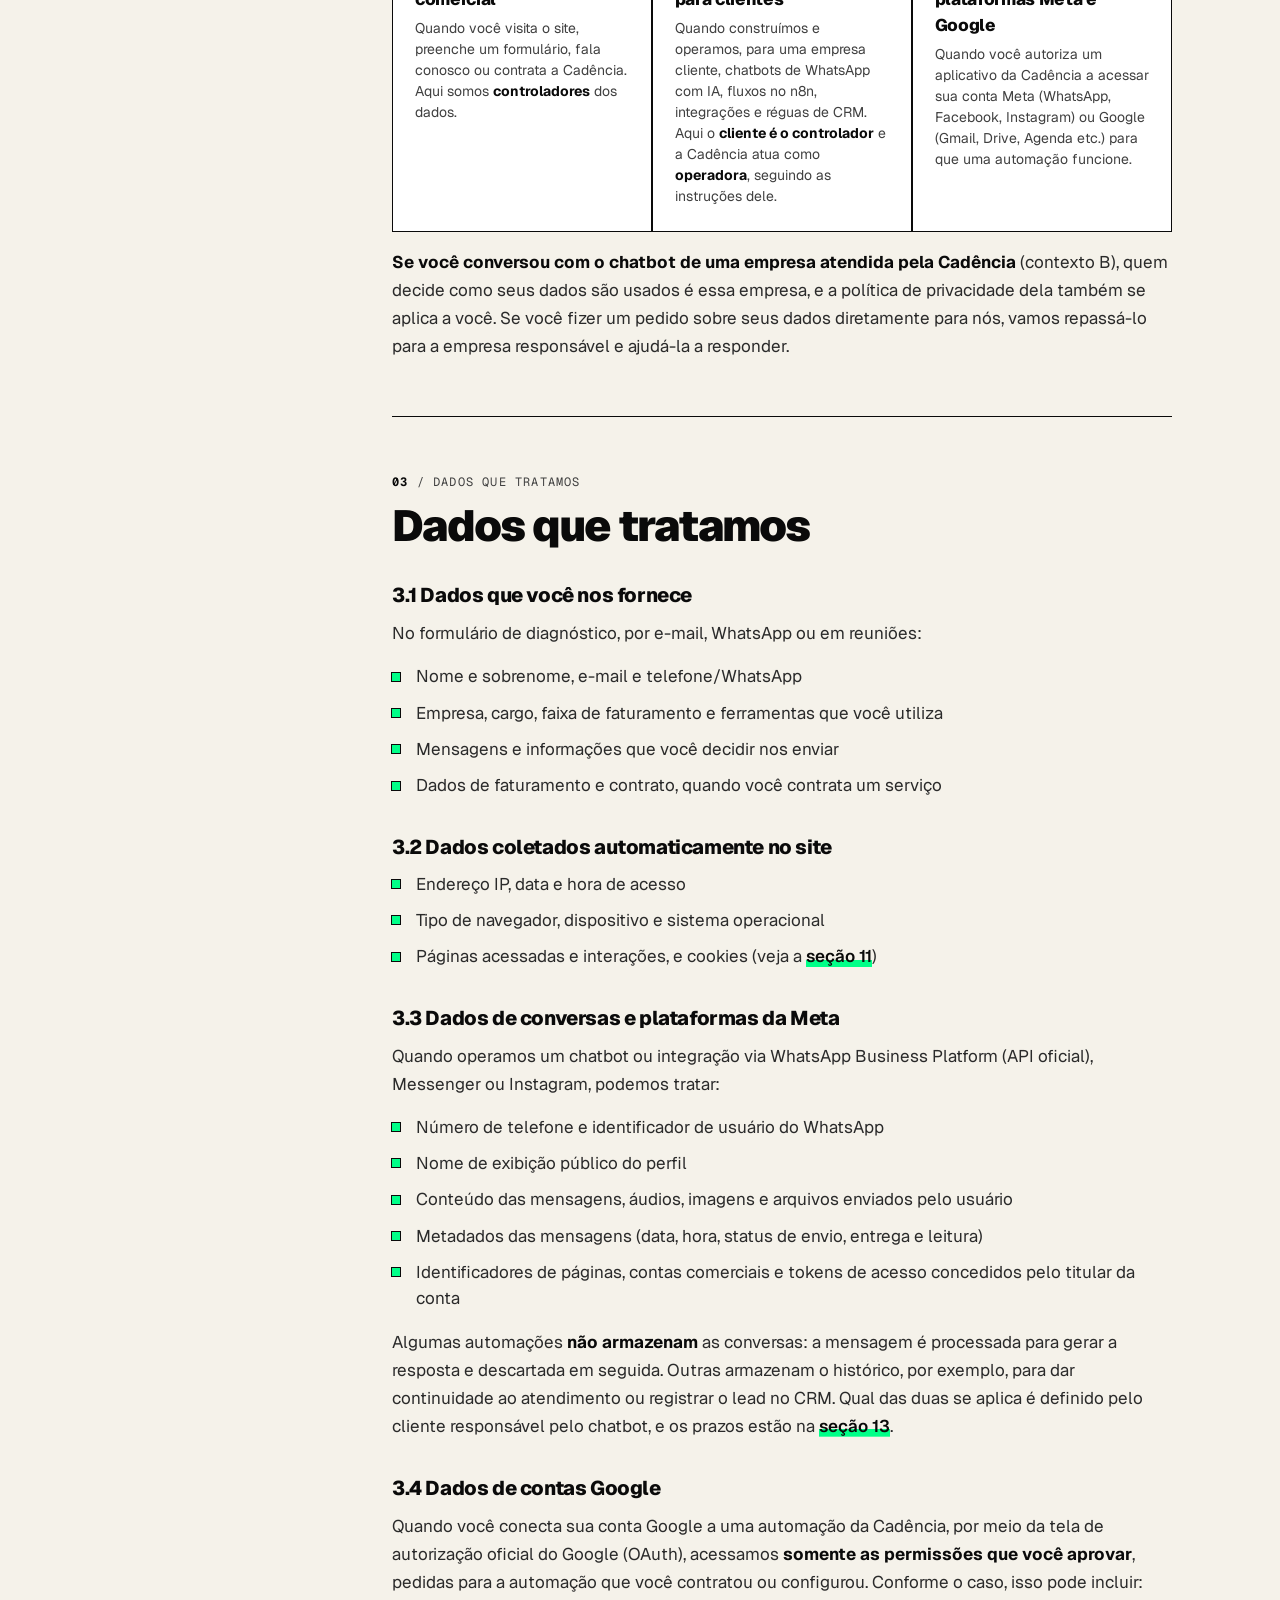
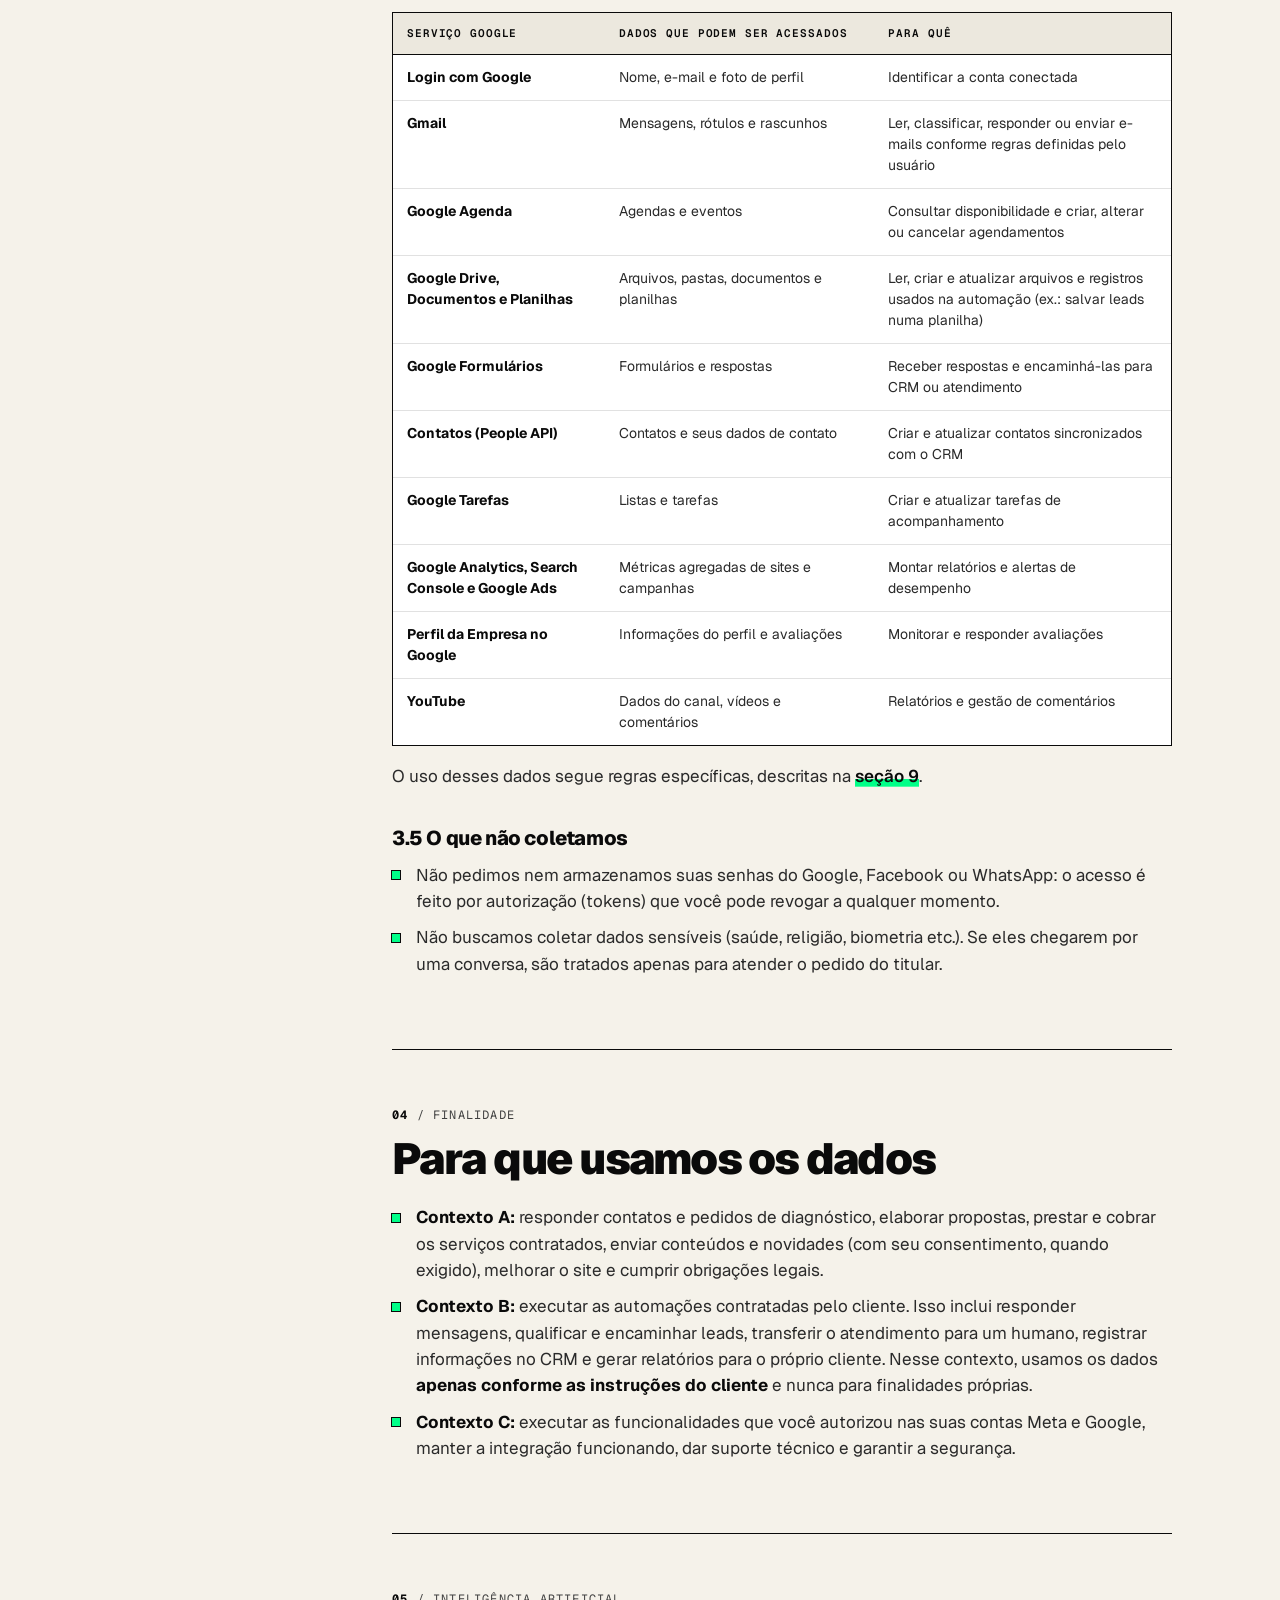
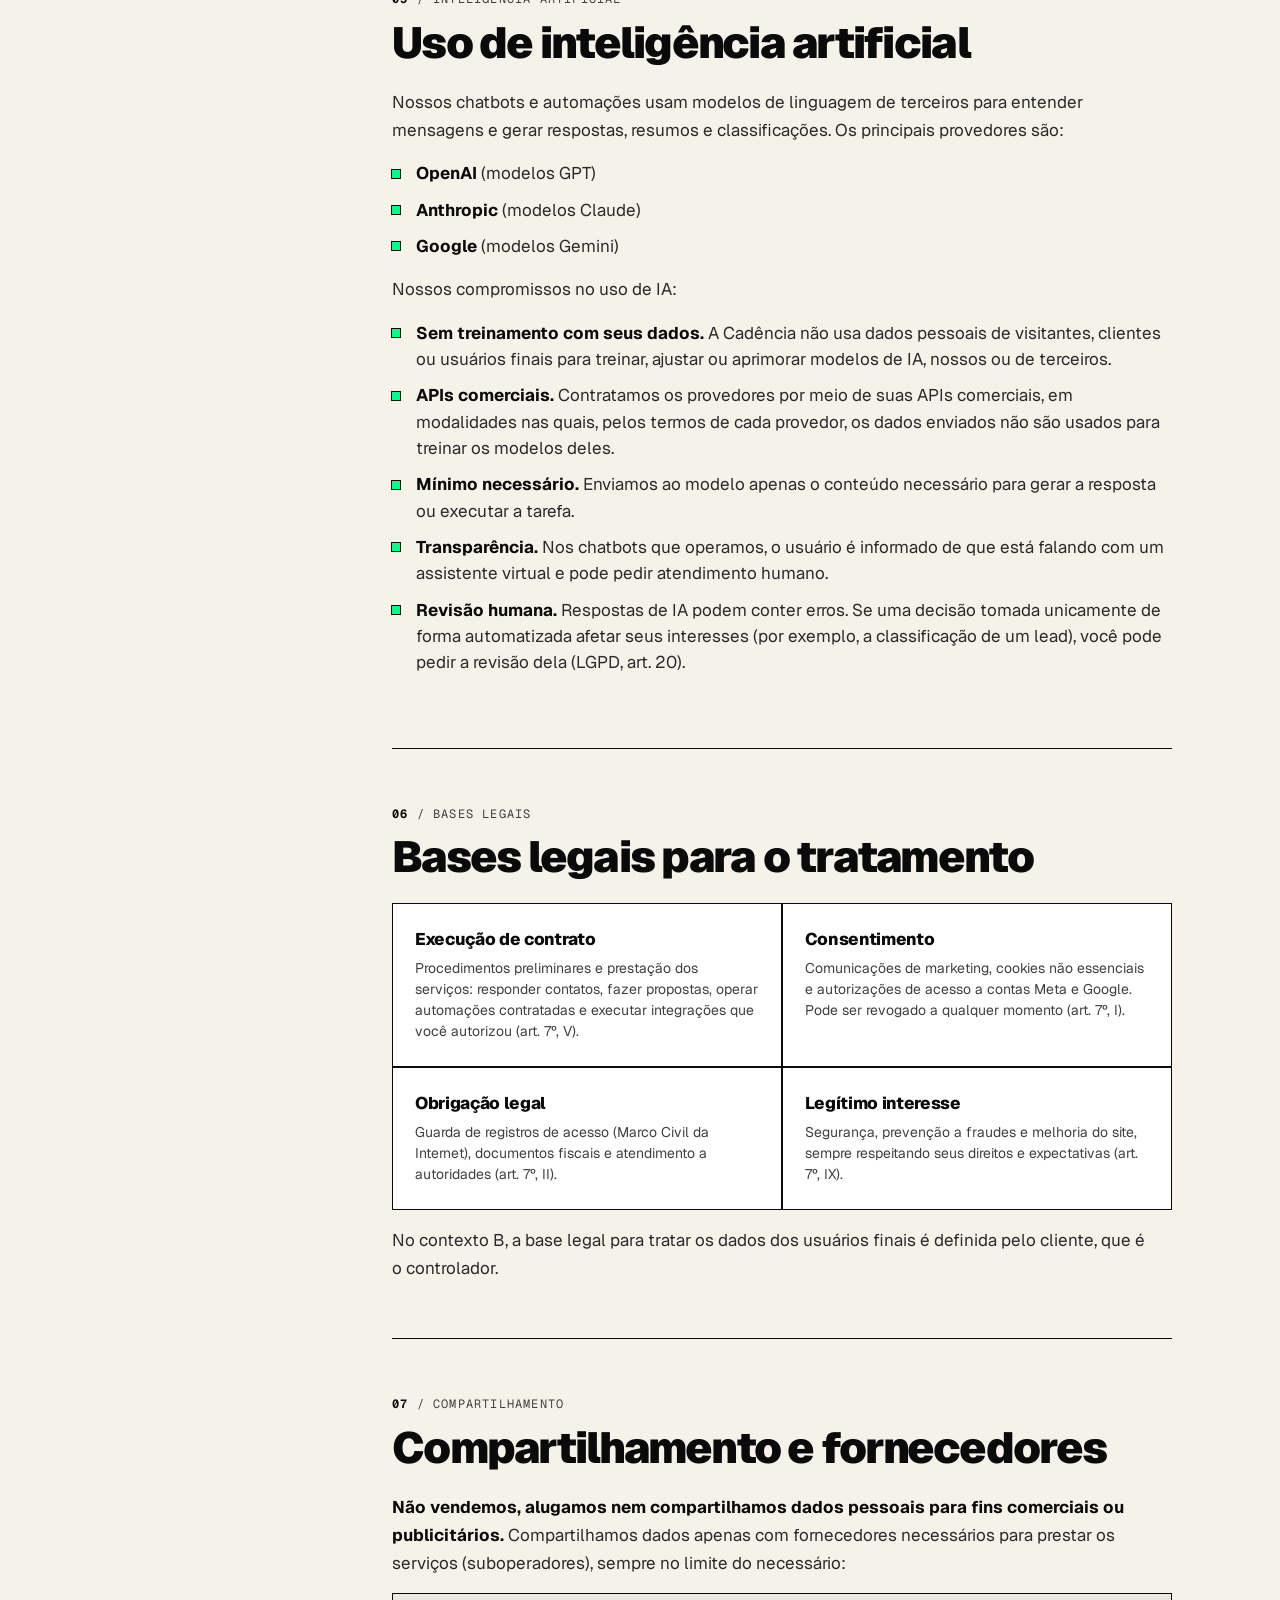
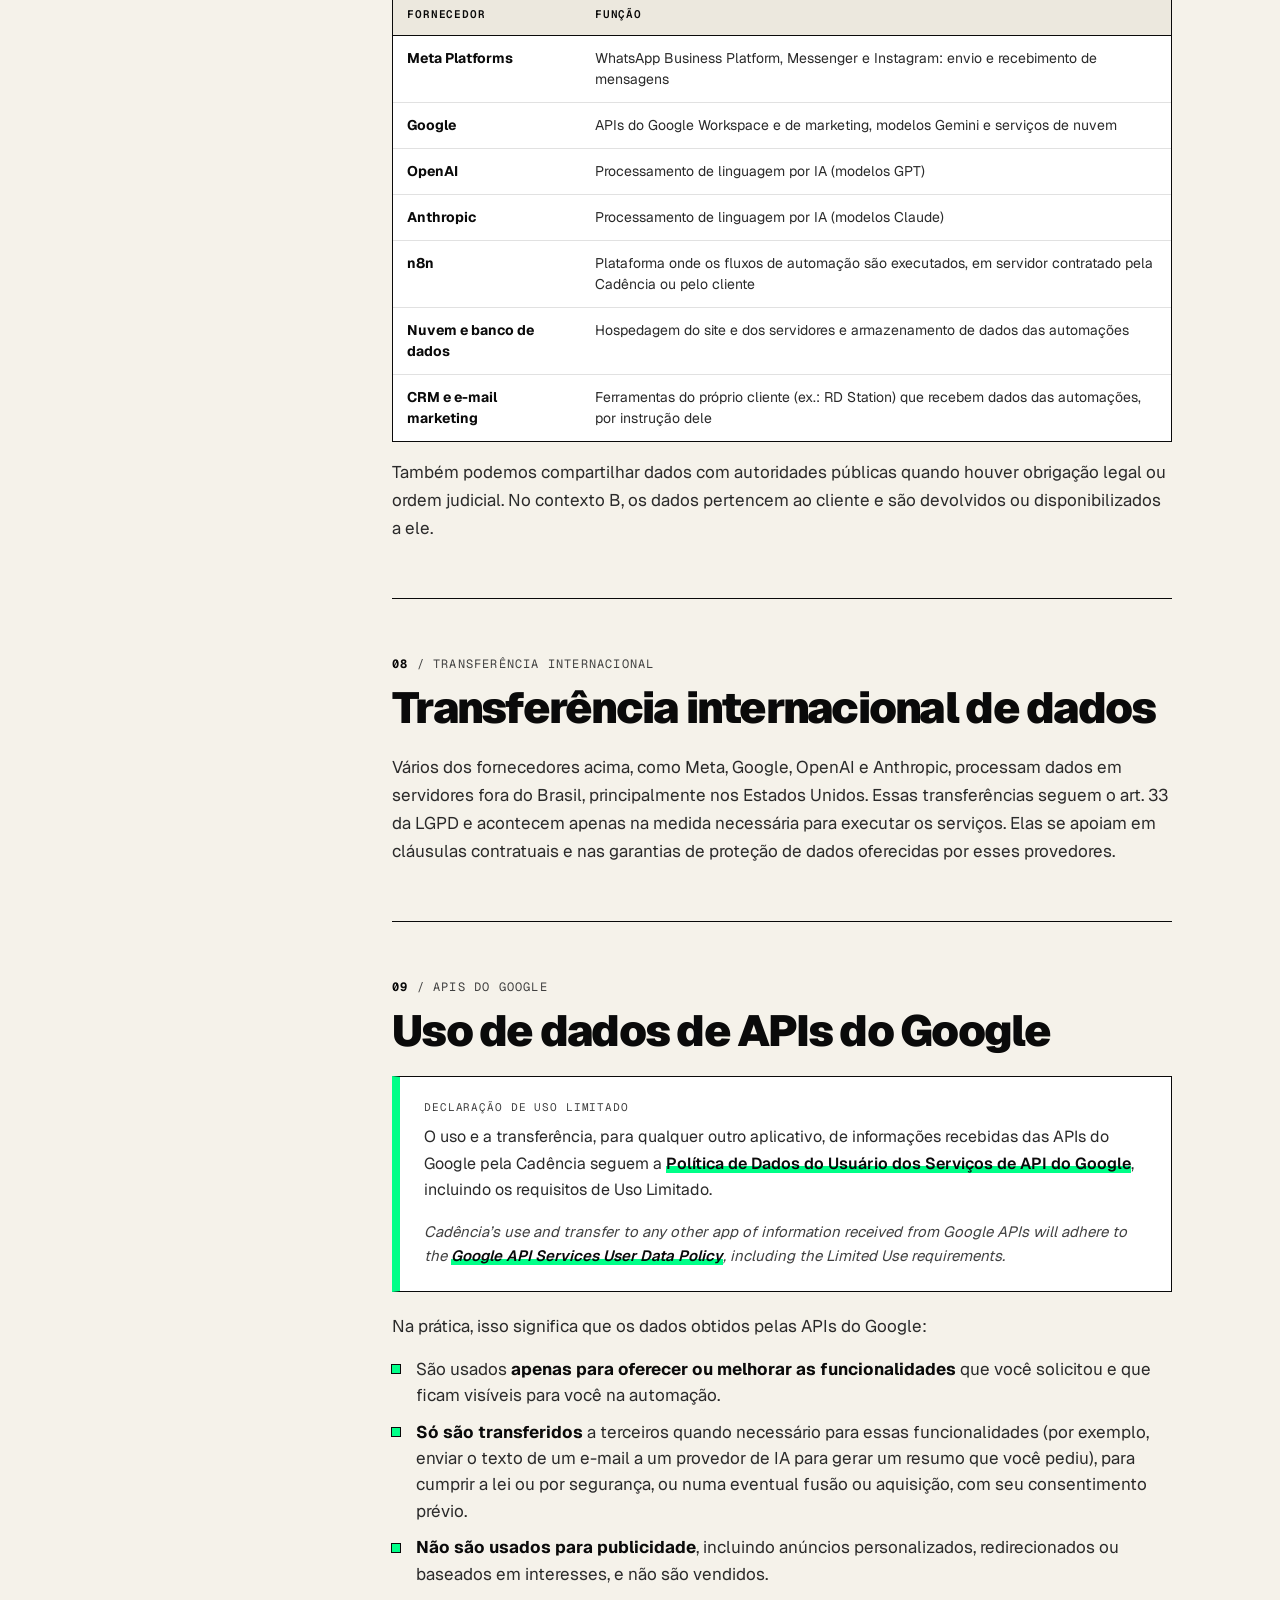
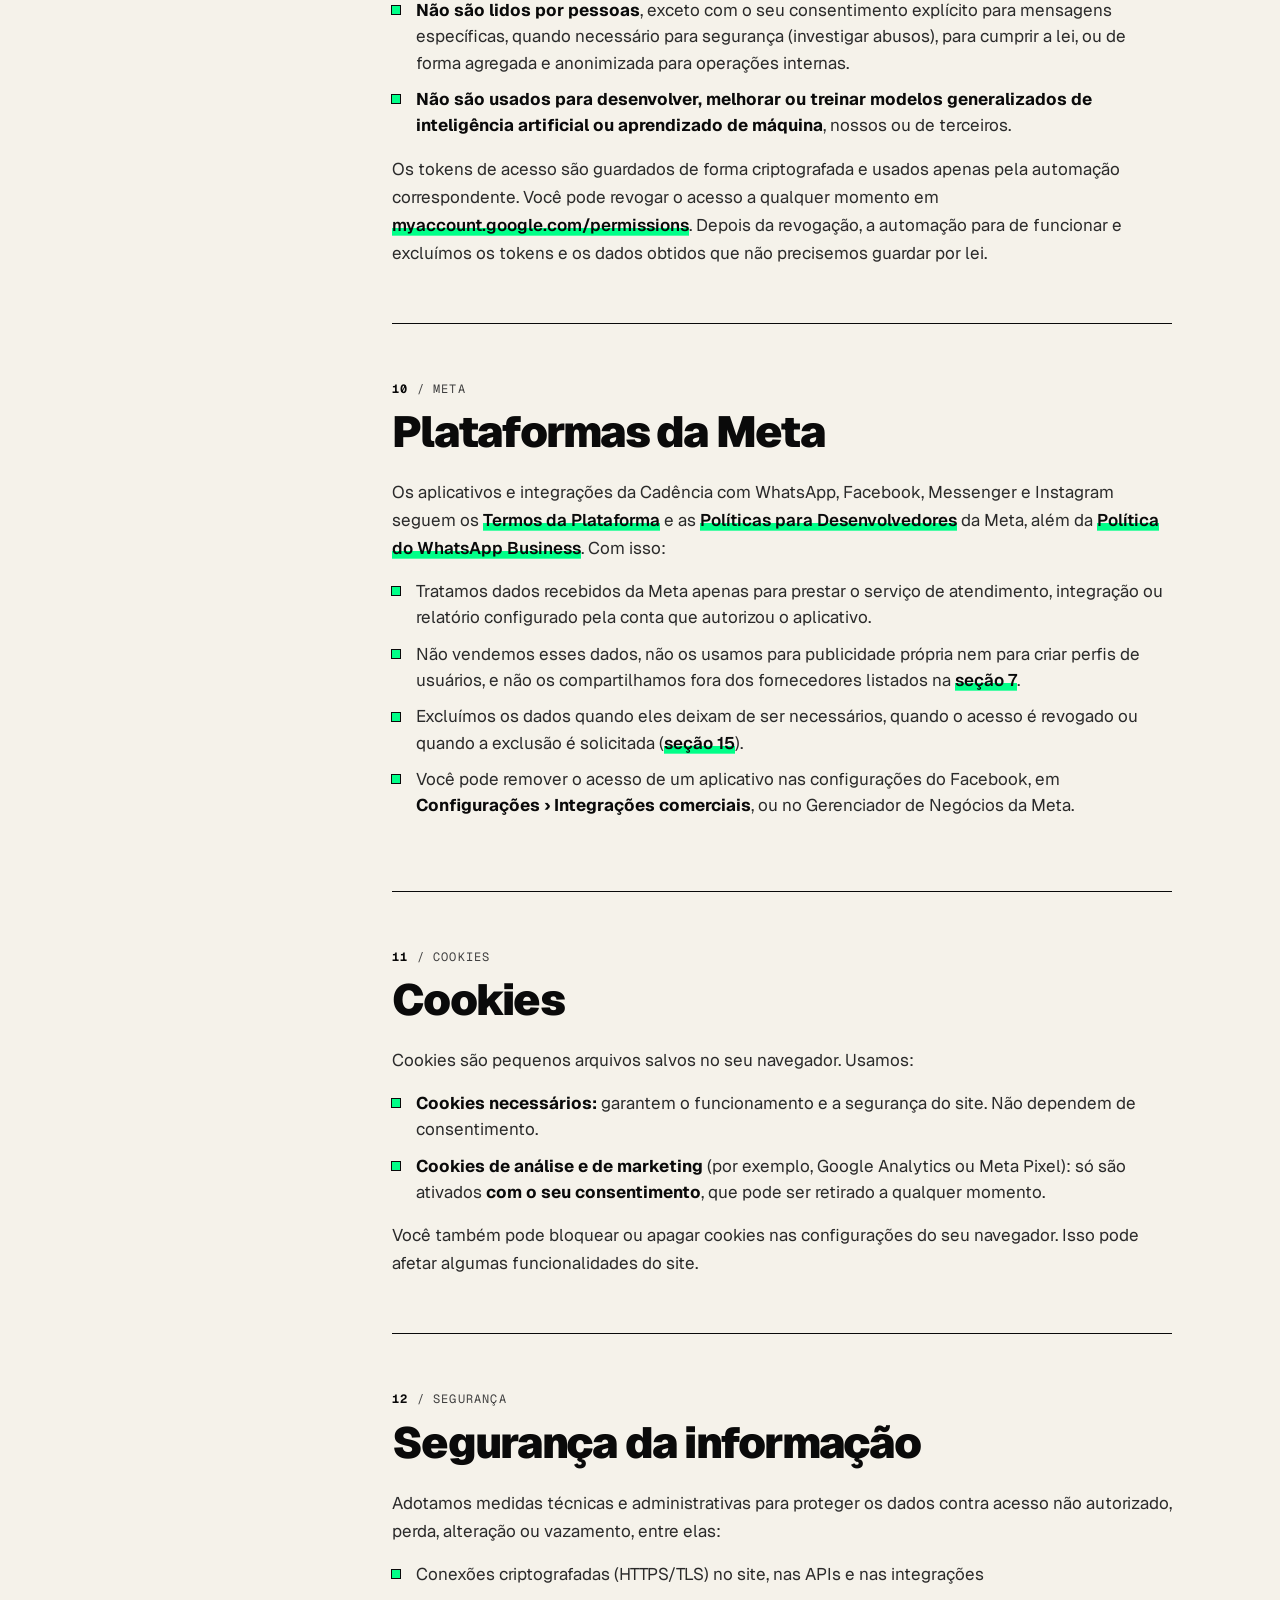
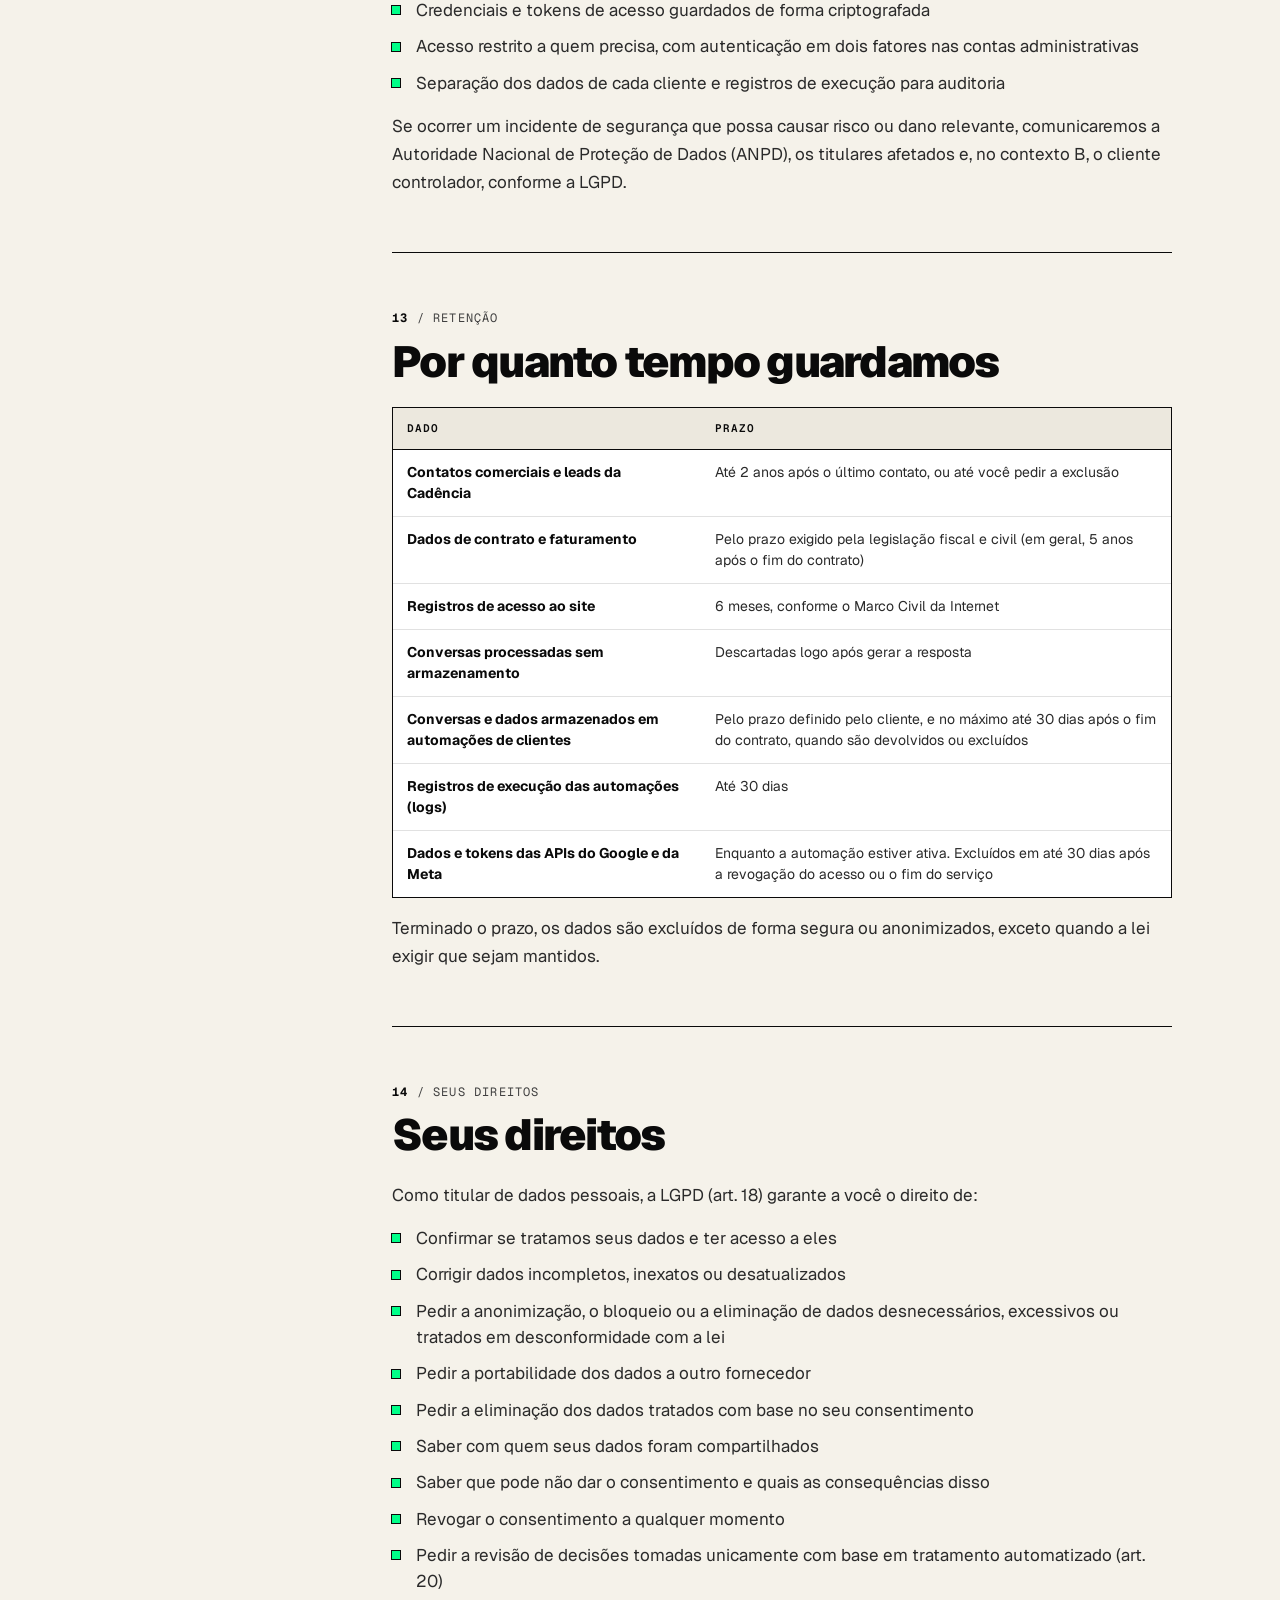
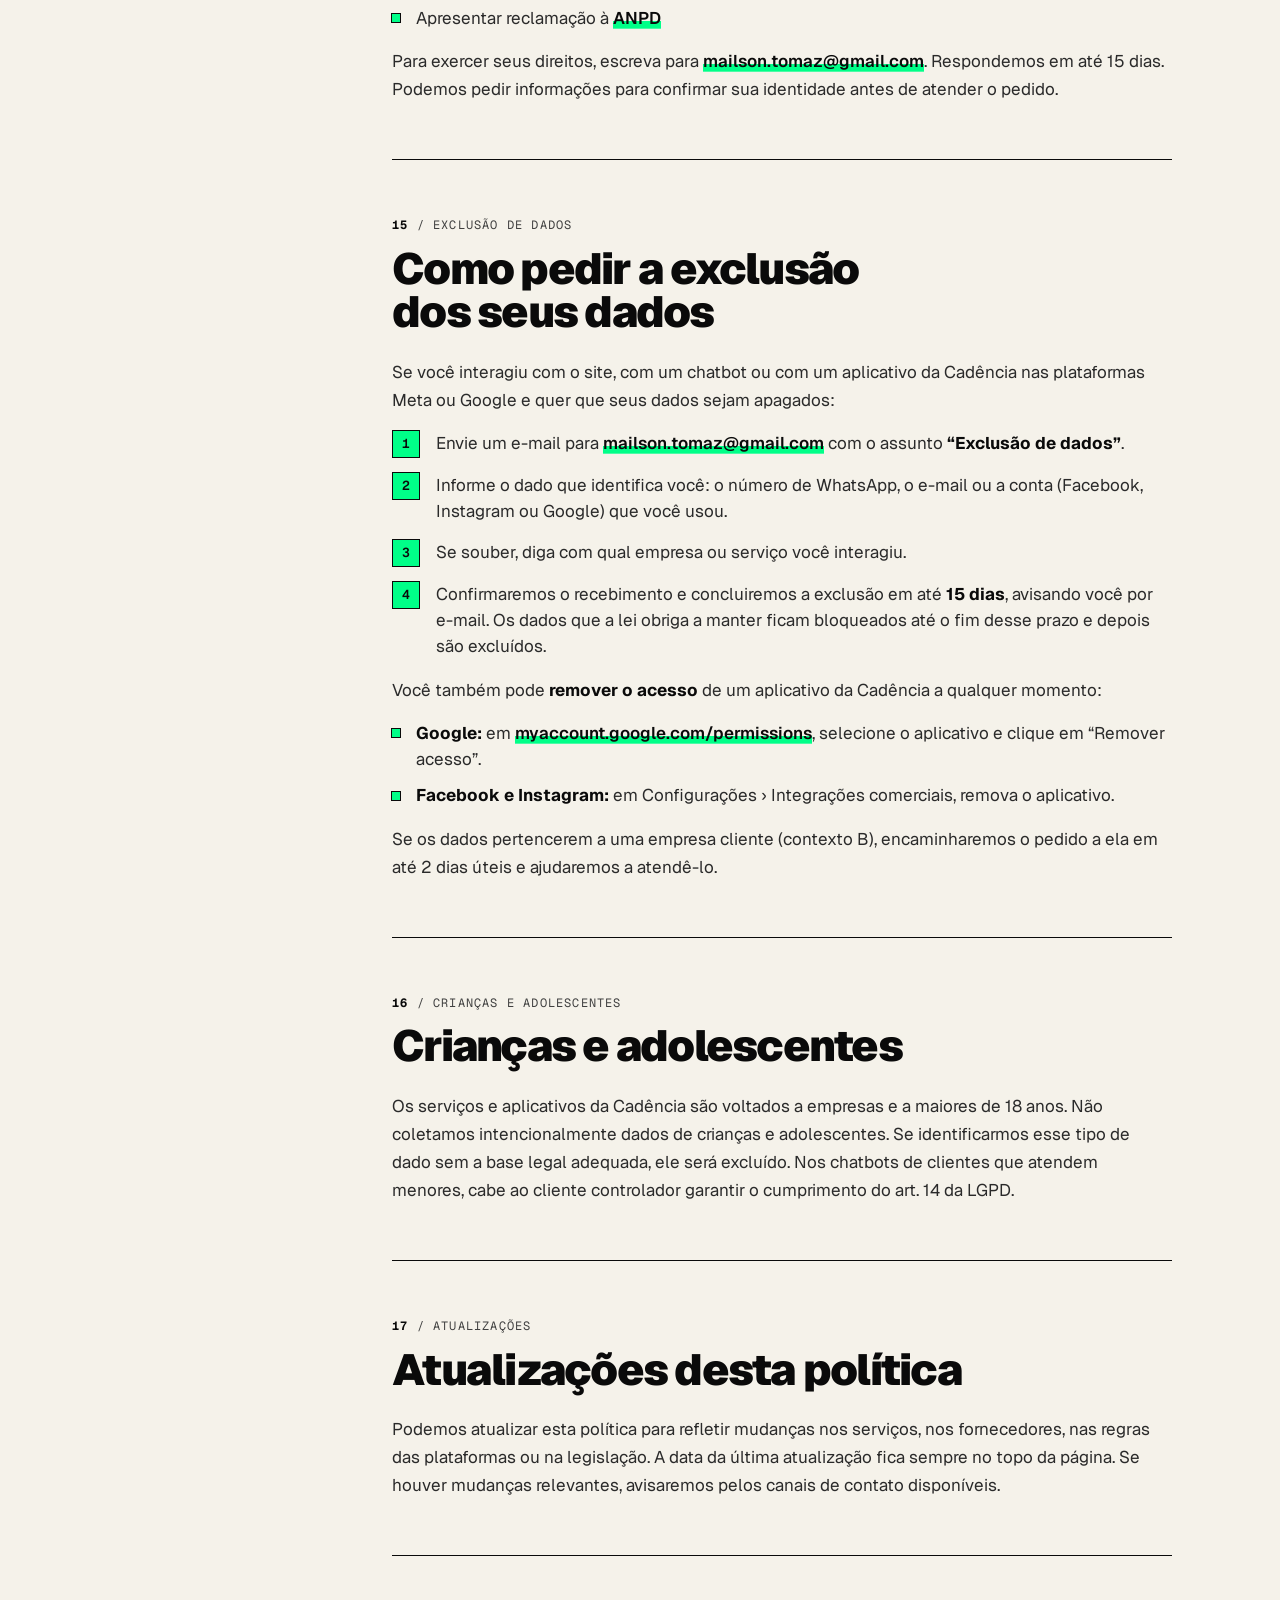
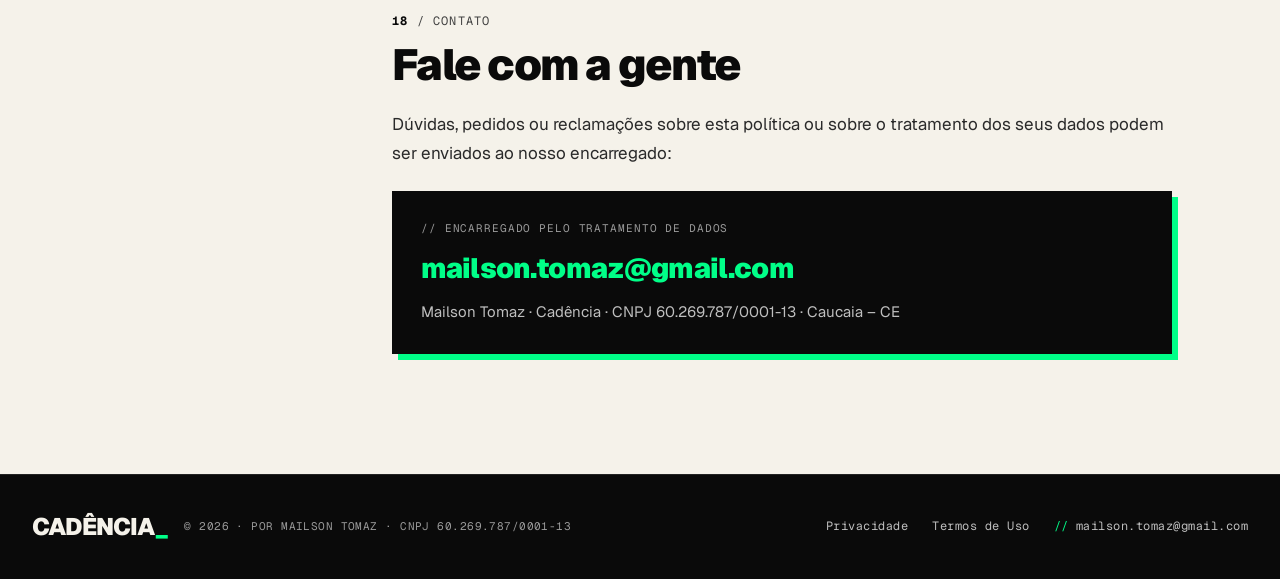
<file: privacidade.html>
<!DOCTYPE html>
<html lang="pt-BR">
<head>
<meta charset="utf-8"/>
<meta name="viewport" content="width=device-width,initial-scale=1"/>
<title>Política de Privacidade · Cadência</title>
<meta name="description" content="Como a Cadência coleta, usa, compartilha e protege dados pessoais no site, nas automações e chatbots com IA e nos aplicativos integrados às plataformas Meta e Google, em conformidade com a LGPD."/>
<link rel="canonical" href="https://cadencia.digital/privacidade"/>
<link rel="stylesheet" href="/styles.css"/>
<link rel="stylesheet" href="/legal.css"/>
</head>
<body>

<!-- NAV -->
<nav class="nav">
  <div class="nav-inner">
    <a href="/" class="logo" aria-label="Cadência — voltar para a página inicial">
      <svg class="logo-symbol" viewBox="0 0 100 100" width="52" height="52" fill="none" xmlns="http://www.w3.org/2000/svg" aria-hidden="true">
        <g stroke-width="8" stroke-linecap="butt" fill="none">
          <path d="M90 24 A66 66 0 0 1 24 90" stroke="var(--ink-1000)"/>
          <path d="M68 24 A44 44 0 0 1 24 68" stroke="var(--ink-1000)"/>
          <path d="M46 24 A22 22 0 0 1 24 46" stroke="var(--green-500)"/>
        </g>
        <circle cx="24" cy="24" r="9" fill="var(--green-500)" stroke="var(--ink-1000)" stroke-width="2.5"/>
      </svg>
      <div class="logo-brand">
        <span class="logo-title">Cadência</span>
        <span class="logo-subtitle">// POR MAILSON TOMAZ</span>
      </div>
    </a>
    <div class="nav-links">
      <a href="/#servicos">Serviços</a>
      <a href="/#processo">Processo</a>
      <a href="/privacidade" aria-current="page">Privacidade</a>
      <a href="/termos">Termos</a>
    </div>
    <div class="nav-cta">
      <a href="/#contato" class="btn btn-primary">Agendar diagnóstico</a>
    </div>
  </div>
</nav>

<!-- CABEÇALHO -->
<header class="doc-hero">
  <div class="doc-hero-blob"></div>
  <div class="doc-hero-inner">
    <div class="kicker">Documento legal · LGPD</div>
    <h1 class="doc-title">Política de <span class="accent">privacidade</span>.</h1>
    <p class="doc-lead">Como a Cadência trata dados pessoais no site, nas automações e chatbots com inteligência artificial que construímos para clientes e nos aplicativos conectados às plataformas da Meta e do Google.</p>
    <div class="doc-meta">
      <div>Última atualização: <strong>18 de setembro de 2026</strong></div>
      <div>Base: <strong>Lei nº 13.709/2018 (LGPD)</strong></div>
    </div>

    <div class="summary" aria-label="Resumo">
      <div>
        <div class="s-t">Não vendemos dados</div>
        <div class="s-d">Nunca vendemos, alugamos ou cedemos dados pessoais para publicidade.</div>
      </div>
      <div>
        <div class="s-t">Não treinamos IA</div>
        <div class="s-d">Não usamos seus dados, nem os dos nossos clientes, para treinar modelos de IA.</div>
      </div>
      <div>
        <div class="s-t">Acesso mínimo</div>
        <div class="s-d">Nas contas Meta e Google, acessamos só o que você autoriza, para executar a automação.</div>
      </div>
      <div>
        <div class="s-t">Você no controle</div>
        <div class="s-d">Peça acesso ou exclusão a qualquer momento. <a href="#exclusao-de-dados" style="color:var(--ink-1000);font-weight:700">Veja como</a>.</div>
      </div>
    </div>
  </div>
</header>

<!-- CONTEÚDO -->
<main class="doc">
  <div class="doc-inner">

    <aside class="toc" aria-label="Sumário">
      <div class="toc-label">Sumário</div>
      <ol>
        <li><a href="#quem-somos"><span>01</span>Quem somos</a></li>
        <li><a href="#abrangencia"><span>02</span>A quem esta política se aplica</a></li>
        <li><a href="#dados-coletados"><span>03</span>Dados que tratamos</a></li>
        <li><a href="#finalidades"><span>04</span>Para que usamos</a></li>
        <li><a href="#inteligencia-artificial"><span>05</span>Inteligência artificial</a></li>
        <li><a href="#bases-legais"><span>06</span>Bases legais</a></li>
        <li><a href="#compartilhamento"><span>07</span>Compartilhamento</a></li>
        <li><a href="#transferencia-internacional"><span>08</span>Transferência internacional</a></li>
        <li><a href="#google"><span>09</span>Dados de APIs do Google</a></li>
        <li><a href="#meta"><span>10</span>Plataformas da Meta</a></li>
        <li><a href="#cookies"><span>11</span>Cookies</a></li>
        <li><a href="#seguranca"><span>12</span>Segurança</a></li>
        <li><a href="#retencao"><span>13</span>Retenção</a></li>
        <li><a href="#direitos"><span>14</span>Seus direitos</a></li>
        <li><a href="#exclusao-de-dados"><span>15</span>Exclusão de dados</a></li>
        <li><a href="#menores"><span>16</span>Crianças e adolescentes</a></li>
        <li><a href="#atualizacoes"><span>17</span>Atualizações</a></li>
        <li><a href="#contato"><span>18</span>Contato</a></li>
      </ol>
      <div class="toc-other">Veja também: <a href="/termos">Termos de Uso</a></div>
    </aside>

    <article class="policy">

      <!-- 01 -->
      <section id="quem-somos">
        <div class="sec-n"><strong>01</strong> / Quem somos</div>
        <h2>Quem somos</h2>
        <p>A <strong>Cadência</strong> é uma consultoria de CRM, automação de marketing e atendimento com inteligência artificial conduzida por <strong>Mailson Tomaz</strong>. Nesta política, “Cadência”, “nós” e “nosso” se referem a:</p>
        <dl class="id-list">
          <dt>Nome empresarial</dt><dd>60.269.787 MAILSON TOMAZ CARNEIRO LIMA</dd>
          <dt>CNPJ</dt><dd>60.269.787/0001-13</dd>
          <dt>Sede</dt><dd>Caucaia – CE, Brasil</dd>
          <dt>Site</dt><dd>cadencia.digital</dd>
          <dt>Encarregado (DPO)</dt><dd>Mailson Tomaz — mailson.tomaz@gmail.com</dd>
        </dl>
      </section>

      <!-- 02 -->
      <section id="abrangencia">
        <div class="sec-n"><strong>02</strong> / Abrangência</div>
        <h2>A quem esta política se aplica</h2>
        <p>Tratamos dados em três contextos diferentes. O nosso papel perante a LGPD muda conforme o contexto:</p>
        <div class="basis three">
          <div>
            <div class="b-k">Contexto A</div>
            <div class="b-t">Site e relacionamento comercial</div>
            <div class="b-d">Quando você visita o site, preenche um formulário, fala conosco ou contrata a Cadência. Aqui somos <strong>controladores</strong> dos dados.</div>
          </div>
          <div>
            <div class="b-k">Contexto B</div>
            <div class="b-t">Automações e chatbots para clientes</div>
            <div class="b-d">Quando construímos e operamos, para uma empresa cliente, chatbots de WhatsApp com IA, fluxos no n8n, integrações e réguas de CRM. Aqui o <strong>cliente é o controlador</strong> e a Cadência atua como <strong>operadora</strong>, seguindo as instruções dele.</div>
          </div>
          <div>
            <div class="b-k">Contexto C</div>
            <div class="b-t">Aplicativos nas plataformas Meta e Google</div>
            <div class="b-d">Quando você autoriza um aplicativo da Cadência a acessar sua conta Meta (WhatsApp, Facebook, Instagram) ou Google (Gmail, Drive, Agenda etc.) para que uma automação funcione.</div>
          </div>
        </div>
        <p><strong>Se você conversou com o chatbot de uma empresa atendida pela Cadência</strong> (contexto B), quem decide como seus dados são usados é essa empresa, e a política de privacidade dela também se aplica a você. Se você fizer um pedido sobre seus dados diretamente para nós, vamos repassá-lo para a empresa responsável e ajudá-la a responder.</p>
      </section>

      <!-- 03 -->
      <section id="dados-coletados">
        <div class="sec-n"><strong>03</strong> / Dados que tratamos</div>
        <h2>Dados que tratamos</h2>

        <h3>3.1 Dados que você nos fornece</h3>
        <p>No formulário de diagnóstico, por e-mail, WhatsApp ou em reuniões:</p>
        <ul>
          <li>Nome e sobrenome, e-mail e telefone/WhatsApp</li>
          <li>Empresa, cargo, faixa de faturamento e ferramentas que você utiliza</li>
          <li>Mensagens e informações que você decidir nos enviar</li>
          <li>Dados de faturamento e contrato, quando você contrata um serviço</li>
        </ul>

        <h3>3.2 Dados coletados automaticamente no site</h3>
        <ul>
          <li>Endereço IP, data e hora de acesso</li>
          <li>Tipo de navegador, dispositivo e sistema operacional</li>
          <li>Páginas acessadas e interações, e cookies (veja a <a href="#cookies">seção 11</a>)</li>
        </ul>

        <h3>3.3 Dados de conversas e plataformas da Meta</h3>
        <p>Quando operamos um chatbot ou integração via WhatsApp Business Platform (API oficial), Messenger ou Instagram, podemos tratar:</p>
        <ul>
          <li>Número de telefone e identificador de usuário do WhatsApp</li>
          <li>Nome de exibição público do perfil</li>
          <li>Conteúdo das mensagens, áudios, imagens e arquivos enviados pelo usuário</li>
          <li>Metadados das mensagens (data, hora, status de envio, entrega e leitura)</li>
          <li>Identificadores de páginas, contas comerciais e tokens de acesso concedidos pelo titular da conta</li>
        </ul>
        <p>Algumas automações <strong>não armazenam</strong> as conversas: a mensagem é processada para gerar a resposta e descartada em seguida. Outras armazenam o histórico, por exemplo, para dar continuidade ao atendimento ou registrar o lead no CRM. Qual das duas se aplica é definido pelo cliente responsável pelo chatbot, e os prazos estão na <a href="#retencao">seção 13</a>.</p>

        <h3>3.4 Dados de contas Google</h3>
        <p>Quando você conecta sua conta Google a uma automação da Cadência, por meio da tela de autorização oficial do Google (OAuth), acessamos <strong>somente as permissões que você aprovar</strong>, pedidas para a automação que você contratou ou configurou. Conforme o caso, isso pode incluir:</p>
        <div class="table-wrap">
          <table>
            <thead><tr><th>Serviço Google</th><th>Dados que podem ser acessados</th><th>Para quê</th></tr></thead>
            <tbody>
              <tr><td>Login com Google</td><td>Nome, e-mail e foto de perfil</td><td>Identificar a conta conectada</td></tr>
              <tr><td>Gmail</td><td>Mensagens, rótulos e rascunhos</td><td>Ler, classificar, responder ou enviar e-mails conforme regras definidas pelo usuário</td></tr>
              <tr><td>Google Agenda</td><td>Agendas e eventos</td><td>Consultar disponibilidade e criar, alterar ou cancelar agendamentos</td></tr>
              <tr><td>Google Drive, Documentos e Planilhas</td><td>Arquivos, pastas, documentos e planilhas</td><td>Ler, criar e atualizar arquivos e registros usados na automação (ex.: salvar leads numa planilha)</td></tr>
              <tr><td>Google Formulários</td><td>Formulários e respostas</td><td>Receber respostas e encaminhá-las para CRM ou atendimento</td></tr>
              <tr><td>Contatos (People API)</td><td>Contatos e seus dados de contato</td><td>Criar e atualizar contatos sincronizados com o CRM</td></tr>
              <tr><td>Google Tarefas</td><td>Listas e tarefas</td><td>Criar e atualizar tarefas de acompanhamento</td></tr>
              <tr><td>Google Analytics, Search Console e Google Ads</td><td>Métricas agregadas de sites e campanhas</td><td>Montar relatórios e alertas de desempenho</td></tr>
              <tr><td>Perfil da Empresa no Google</td><td>Informações do perfil e avaliações</td><td>Monitorar e responder avaliações</td></tr>
              <tr><td>YouTube</td><td>Dados do canal, vídeos e comentários</td><td>Relatórios e gestão de comentários</td></tr>
            </tbody>
          </table>
        </div>
        <p>O uso desses dados segue regras específicas, descritas na <a href="#google">seção 9</a>.</p>

        <h3>3.5 O que não coletamos</h3>
        <ul>
          <li>Não pedimos nem armazenamos suas senhas do Google, Facebook ou WhatsApp: o acesso é feito por autorização (tokens) que você pode revogar a qualquer momento.</li>
          <li>Não buscamos coletar dados sensíveis (saúde, religião, biometria etc.). Se eles chegarem por uma conversa, são tratados apenas para atender o pedido do titular.</li>
        </ul>
      </section>

      <!-- 04 -->
      <section id="finalidades">
        <div class="sec-n"><strong>04</strong> / Finalidade</div>
        <h2>Para que usamos os dados</h2>
        <ul>
          <li><strong>Contexto A:</strong> responder contatos e pedidos de diagnóstico, elaborar propostas, prestar e cobrar os serviços contratados, enviar conteúdos e novidades (com seu consentimento, quando exigido), melhorar o site e cumprir obrigações legais.</li>
          <li><strong>Contexto B:</strong> executar as automações contratadas pelo cliente. Isso inclui responder mensagens, qualificar e encaminhar leads, transferir o atendimento para um humano, registrar informações no CRM e gerar relatórios para o próprio cliente. Nesse contexto, usamos os dados <strong>apenas conforme as instruções do cliente</strong> e nunca para finalidades próprias.</li>
          <li><strong>Contexto C:</strong> executar as funcionalidades que você autorizou nas suas contas Meta e Google, manter a integração funcionando, dar suporte técnico e garantir a segurança.</li>
        </ul>
      </section>

      <!-- 05 -->
      <section id="inteligencia-artificial">
        <div class="sec-n"><strong>05</strong> / Inteligência artificial</div>
        <h2>Uso de inteligência artificial</h2>
        <p>Nossos chatbots e automações usam modelos de linguagem de terceiros para entender mensagens e gerar respostas, resumos e classificações. Os principais provedores são:</p>
        <ul>
          <li><strong>OpenAI</strong> (modelos GPT)</li>
          <li><strong>Anthropic</strong> (modelos Claude)</li>
          <li><strong>Google</strong> (modelos Gemini)</li>
        </ul>
        <p>Nossos compromissos no uso de IA:</p>
        <ul>
          <li><strong>Sem treinamento com seus dados.</strong> A Cadência não usa dados pessoais de visitantes, clientes ou usuários finais para treinar, ajustar ou aprimorar modelos de IA, nossos ou de terceiros.</li>
          <li><strong>APIs comerciais.</strong> Contratamos os provedores por meio de suas APIs comerciais, em modalidades nas quais, pelos termos de cada provedor, os dados enviados não são usados para treinar os modelos deles.</li>
          <li><strong>Mínimo necessário.</strong> Enviamos ao modelo apenas o conteúdo necessário para gerar a resposta ou executar a tarefa.</li>
          <li><strong>Transparência.</strong> Nos chatbots que operamos, o usuário é informado de que está falando com um assistente virtual e pode pedir atendimento humano.</li>
          <li><strong>Revisão humana.</strong> Respostas de IA podem conter erros. Se uma decisão tomada unicamente de forma automatizada afetar seus interesses (por exemplo, a classificação de um lead), você pode pedir a revisão dela (LGPD, art. 20).</li>
        </ul>
      </section>

      <!-- 06 -->
      <section id="bases-legais">
        <div class="sec-n"><strong>06</strong> / Bases legais</div>
        <h2>Bases legais para o tratamento</h2>
        <div class="basis">
          <div>
            <div class="b-t">Execução de contrato</div>
            <div class="b-d">Procedimentos preliminares e prestação dos serviços: responder contatos, fazer propostas, operar automações contratadas e executar integrações que você autorizou (art. 7º, V).</div>
          </div>
          <div>
            <div class="b-t">Consentimento</div>
            <div class="b-d">Comunicações de marketing, cookies não essenciais e autorizações de acesso a contas Meta e Google. Pode ser revogado a qualquer momento (art. 7º, I).</div>
          </div>
          <div>
            <div class="b-t">Obrigação legal</div>
            <div class="b-d">Guarda de registros de acesso (Marco Civil da Internet), documentos fiscais e atendimento a autoridades (art. 7º, II).</div>
          </div>
          <div>
            <div class="b-t">Legítimo interesse</div>
            <div class="b-d">Segurança, prevenção a fraudes e melhoria do site, sempre respeitando seus direitos e expectativas (art. 7º, IX).</div>
          </div>
        </div>
        <p>No contexto B, a base legal para tratar os dados dos usuários finais é definida pelo cliente, que é o controlador.</p>
      </section>

      <!-- 07 -->
      <section id="compartilhamento">
        <div class="sec-n"><strong>07</strong> / Compartilhamento</div>
        <h2>Compartilhamento e fornecedores</h2>
        <p><strong>Não vendemos, alugamos nem compartilhamos dados pessoais para fins comerciais ou publicitários.</strong> Compartilhamos dados apenas com fornecedores necessários para prestar os serviços (suboperadores), sempre no limite do necessário:</p>
        <div class="table-wrap">
          <table>
            <thead><tr><th>Fornecedor</th><th>Função</th></tr></thead>
            <tbody>
              <tr><td>Meta Platforms</td><td>WhatsApp Business Platform, Messenger e Instagram: envio e recebimento de mensagens</td></tr>
              <tr><td>Google</td><td>APIs do Google Workspace e de marketing, modelos Gemini e serviços de nuvem</td></tr>
              <tr><td>OpenAI</td><td>Processamento de linguagem por IA (modelos GPT)</td></tr>
              <tr><td>Anthropic</td><td>Processamento de linguagem por IA (modelos Claude)</td></tr>
              <tr><td>n8n</td><td>Plataforma onde os fluxos de automação são executados, em servidor contratado pela Cadência ou pelo cliente</td></tr>
              <tr><td>Nuvem e banco de dados</td><td>Hospedagem do site e dos servidores e armazenamento de dados das automações</td></tr>
              <tr><td>CRM e e-mail marketing</td><td>Ferramentas do próprio cliente (ex.: RD Station) que recebem dados das automações, por instrução dele</td></tr>
            </tbody>
          </table>
        </div>
        <p>Também podemos compartilhar dados com autoridades públicas quando houver obrigação legal ou ordem judicial. No contexto B, os dados pertencem ao cliente e são devolvidos ou disponibilizados a ele.</p>
      </section>

      <!-- 08 -->
      <section id="transferencia-internacional">
        <div class="sec-n"><strong>08</strong> / Transferência internacional</div>
        <h2>Transferência internacional de dados</h2>
        <p>Vários dos fornecedores acima, como Meta, Google, OpenAI e Anthropic, processam dados em servidores fora do Brasil, principalmente nos Estados Unidos. Essas transferências seguem o art. 33 da LGPD e acontecem apenas na medida necessária para executar os serviços. Elas se apoiam em cláusulas contratuais e nas garantias de proteção de dados oferecidas por esses provedores.</p>
      </section>

      <!-- 09 -->
      <section id="google">
        <div class="sec-n"><strong>09</strong> / APIs do Google</div>
        <h2>Uso de dados de APIs do Google</h2>
        <div class="callout">
          <div class="c-k">Declaração de uso limitado</div>
          <p>O uso e a transferência, para qualquer outro aplicativo, de informações recebidas das APIs do Google pela Cadência seguem a <a href="https://developers.google.com/terms/api-services-user-data-policy" target="_blank" rel="noopener">Política de Dados do Usuário dos Serviços de API do Google</a>, incluindo os requisitos de Uso Limitado.</p>
          <p class="en">Cadência’s use and transfer to any other app of information received from Google APIs will adhere to the <a href="https://developers.google.com/terms/api-services-user-data-policy" target="_blank" rel="noopener">Google API Services User Data Policy</a>, including the Limited Use requirements.</p>
        </div>
        <p>Na prática, isso significa que os dados obtidos pelas APIs do Google:</p>
        <ul>
          <li>São usados <strong>apenas para oferecer ou melhorar as funcionalidades</strong> que você solicitou e que ficam visíveis para você na automação.</li>
          <li><strong>Só são transferidos</strong> a terceiros quando necessário para essas funcionalidades (por exemplo, enviar o texto de um e-mail a um provedor de IA para gerar um resumo que você pediu), para cumprir a lei ou por segurança, ou numa eventual fusão ou aquisição, com seu consentimento prévio.</li>
          <li><strong>Não são usados para publicidade</strong>, incluindo anúncios personalizados, redirecionados ou baseados em interesses, e não são vendidos.</li>
          <li><strong>Não são lidos por pessoas</strong>, exceto com o seu consentimento explícito para mensagens específicas, quando necessário para segurança (investigar abusos), para cumprir a lei, ou de forma agregada e anonimizada para operações internas.</li>
          <li><strong>Não são usados para desenvolver, melhorar ou treinar modelos generalizados de inteligência artificial ou aprendizado de máquina</strong>, nossos ou de terceiros.</li>
        </ul>
        <p>Os tokens de acesso são guardados de forma criptografada e usados apenas pela automação correspondente. Você pode revogar o acesso a qualquer momento em <a href="https://myaccount.google.com/permissions" target="_blank" rel="noopener">myaccount.google.com/permissions</a>. Depois da revogação, a automação para de funcionar e excluímos os tokens e os dados obtidos que não precisemos guardar por lei.</p>
      </section>

      <!-- 10 -->
      <section id="meta">
        <div class="sec-n"><strong>10</strong> / Meta</div>
        <h2>Plataformas da Meta</h2>
        <p>Os aplicativos e integrações da Cadência com WhatsApp, Facebook, Messenger e Instagram seguem os <a href="https://developers.facebook.com/terms/" target="_blank" rel="noopener">Termos da Plataforma</a> e as <a href="https://developers.facebook.com/devpolicy/" target="_blank" rel="noopener">Políticas para Desenvolvedores</a> da Meta, além da <a href="https://business.whatsapp.com/policy" target="_blank" rel="noopener">Política do WhatsApp Business</a>. Com isso:</p>
        <ul>
          <li>Tratamos dados recebidos da Meta apenas para prestar o serviço de atendimento, integração ou relatório configurado pela conta que autorizou o aplicativo.</li>
          <li>Não vendemos esses dados, não os usamos para publicidade própria nem para criar perfis de usuários, e não os compartilhamos fora dos fornecedores listados na <a href="#compartilhamento">seção 7</a>.</li>
          <li>Excluímos os dados quando eles deixam de ser necessários, quando o acesso é revogado ou quando a exclusão é solicitada (<a href="#exclusao-de-dados">seção 15</a>).</li>
          <li>Você pode remover o acesso de um aplicativo nas configurações do Facebook, em <strong>Configurações › Integrações comerciais</strong>, ou no Gerenciador de Negócios da Meta.</li>
        </ul>
      </section>

      <!-- 11 -->
      <section id="cookies">
        <div class="sec-n"><strong>11</strong> / Cookies</div>
        <h2>Cookies</h2>
        <p>Cookies são pequenos arquivos salvos no seu navegador. Usamos:</p>
        <ul>
          <li><strong>Cookies necessários:</strong> garantem o funcionamento e a segurança do site. Não dependem de consentimento.</li>
          <li><strong>Cookies de análise e de marketing</strong> (por exemplo, Google Analytics ou Meta Pixel): só são ativados <strong>com o seu consentimento</strong>, que pode ser retirado a qualquer momento.</li>
        </ul>
        <p>Você também pode bloquear ou apagar cookies nas configurações do seu navegador. Isso pode afetar algumas funcionalidades do site.</p>
      </section>

      <!-- 12 -->
      <section id="seguranca">
        <div class="sec-n"><strong>12</strong> / Segurança</div>
        <h2>Segurança da informação</h2>
        <p>Adotamos medidas técnicas e administrativas para proteger os dados contra acesso não autorizado, perda, alteração ou vazamento, entre elas:</p>
        <ul>
          <li>Conexões criptografadas (HTTPS/TLS) no site, nas APIs e nas integrações</li>
          <li>Credenciais e tokens de acesso guardados de forma criptografada</li>
          <li>Acesso restrito a quem precisa, com autenticação em dois fatores nas contas administrativas</li>
          <li>Separação dos dados de cada cliente e registros de execução para auditoria</li>
        </ul>
        <p>Se ocorrer um incidente de segurança que possa causar risco ou dano relevante, comunicaremos a Autoridade Nacional de Proteção de Dados (ANPD), os titulares afetados e, no contexto B, o cliente controlador, conforme a LGPD.</p>
      </section>

      <!-- 13 -->
      <section id="retencao">
        <div class="sec-n"><strong>13</strong> / Retenção</div>
        <h2>Por quanto tempo guardamos</h2>
        <div class="table-wrap">
          <table>
            <thead><tr><th>Dado</th><th>Prazo</th></tr></thead>
            <tbody>
              <tr><td>Contatos comerciais e leads da Cadência</td><td>Até 2 anos após o último contato, ou até você pedir a exclusão</td></tr>
              <tr><td>Dados de contrato e faturamento</td><td>Pelo prazo exigido pela legislação fiscal e civil (em geral, 5 anos após o fim do contrato)</td></tr>
              <tr><td>Registros de acesso ao site</td><td>6 meses, conforme o Marco Civil da Internet</td></tr>
              <tr><td>Conversas processadas sem armazenamento</td><td>Descartadas logo após gerar a resposta</td></tr>
              <tr><td>Conversas e dados armazenados em automações de clientes</td><td>Pelo prazo definido pelo cliente, e no máximo até 30 dias após o fim do contrato, quando são devolvidos ou excluídos</td></tr>
              <tr><td>Registros de execução das automações (logs)</td><td>Até 30 dias</td></tr>
              <tr><td>Dados e tokens das APIs do Google e da Meta</td><td>Enquanto a automação estiver ativa. Excluídos em até 30 dias após a revogação do acesso ou o fim do serviço</td></tr>
            </tbody>
          </table>
        </div>
        <p>Terminado o prazo, os dados são excluídos de forma segura ou anonimizados, exceto quando a lei exigir que sejam mantidos.</p>
      </section>

      <!-- 14 -->
      <section id="direitos">
        <div class="sec-n"><strong>14</strong> / Seus direitos</div>
        <h2>Seus direitos</h2>
        <p>Como titular de dados pessoais, a LGPD (art. 18) garante a você o direito de:</p>
        <ul>
          <li>Confirmar se tratamos seus dados e ter acesso a eles</li>
          <li>Corrigir dados incompletos, inexatos ou desatualizados</li>
          <li>Pedir a anonimização, o bloqueio ou a eliminação de dados desnecessários, excessivos ou tratados em desconformidade com a lei</li>
          <li>Pedir a portabilidade dos dados a outro fornecedor</li>
          <li>Pedir a eliminação dos dados tratados com base no seu consentimento</li>
          <li>Saber com quem seus dados foram compartilhados</li>
          <li>Saber que pode não dar o consentimento e quais as consequências disso</li>
          <li>Revogar o consentimento a qualquer momento</li>
          <li>Pedir a revisão de decisões tomadas unicamente com base em tratamento automatizado (art. 20)</li>
          <li>Apresentar reclamação à <a href="https://www.gov.br/anpd" target="_blank" rel="noopener">ANPD</a></li>
        </ul>
        <p>Para exercer seus direitos, escreva para <a href="mailto:mailson.tomaz@gmail.com">mailson.tomaz@gmail.com</a>. Respondemos em até 15 dias. Podemos pedir informações para confirmar sua identidade antes de atender o pedido.</p>
      </section>

      <!-- 15 -->
      <section id="exclusao-de-dados">
        <div class="sec-n"><strong>15</strong> / Exclusão de dados</div>
        <h2>Como pedir a exclusão dos seus dados</h2>
        <p>Se você interagiu com o site, com um chatbot ou com um aplicativo da Cadência nas plataformas Meta ou Google e quer que seus dados sejam apagados:</p>
        <ol class="steps">
          <li>Envie um e-mail para <a href="mailto:mailson.tomaz@gmail.com?subject=Exclus%C3%A3o%20de%20dados">mailson.tomaz@gmail.com</a> com o assunto <strong>“Exclusão de dados”</strong>.</li>
          <li>Informe o dado que identifica você: o número de WhatsApp, o e-mail ou a conta (Facebook, Instagram ou Google) que você usou.</li>
          <li>Se souber, diga com qual empresa ou serviço você interagiu.</li>
          <li>Confirmaremos o recebimento e concluiremos a exclusão em até <strong>15 dias</strong>, avisando você por e-mail. Os dados que a lei obriga a manter ficam bloqueados até o fim desse prazo e depois são excluídos.</li>
        </ol>
        <p>Você também pode <strong>remover o acesso</strong> de um aplicativo da Cadência a qualquer momento:</p>
        <ul>
          <li><strong>Google:</strong> em <a href="https://myaccount.google.com/permissions" target="_blank" rel="noopener">myaccount.google.com/permissions</a>, selecione o aplicativo e clique em “Remover acesso”.</li>
          <li><strong>Facebook e Instagram:</strong> em Configurações › Integrações comerciais, remova o aplicativo.</li>
        </ul>
        <p>Se os dados pertencerem a uma empresa cliente (contexto B), encaminharemos o pedido a ela em até 2 dias úteis e ajudaremos a atendê-lo.</p>
      </section>

      <!-- 16 -->
      <section id="menores">
        <div class="sec-n"><strong>16</strong> / Crianças e adolescentes</div>
        <h2>Crianças e adolescentes</h2>
        <p>Os serviços e aplicativos da Cadência são voltados a empresas e a maiores de 18 anos. Não coletamos intencionalmente dados de crianças e adolescentes. Se identificarmos esse tipo de dado sem a base legal adequada, ele será excluído. Nos chatbots de clientes que atendem menores, cabe ao cliente controlador garantir o cumprimento do art. 14 da LGPD.</p>
      </section>

      <!-- 17 -->
      <section id="atualizacoes">
        <div class="sec-n"><strong>17</strong> / Atualizações</div>
        <h2>Atualizações desta política</h2>
        <p>Podemos atualizar esta política para refletir mudanças nos serviços, nos fornecedores, nas regras das plataformas ou na legislação. A data da última atualização fica sempre no topo da página. Se houver mudanças relevantes, avisaremos pelos canais de contato disponíveis.</p>
      </section>

      <!-- 18 -->
      <section id="contato">
        <div class="sec-n"><strong>18</strong> / Contato</div>
        <h2>Fale com a gente</h2>
        <p>Dúvidas, pedidos ou reclamações sobre esta política ou sobre o tratamento dos seus dados podem ser enviados ao nosso encarregado:</p>
        <div class="contact-card">
          <span class="c-label">// Encarregado pelo tratamento de dados</span>
          <a class="c-mail" href="mailto:mailson.tomaz@gmail.com">mailson.tomaz@gmail.com</a>
          <p>Mailson Tomaz · Cadência · CNPJ 60.269.787/0001-13 · Caucaia – CE</p>
        </div>
      </section>

    </article>
  </div>
</main>

<!-- FOOTER -->
<footer>
  <div class="foot-inner">
    <div class="foot-brand">
      <span class="foot-wordmark">CADÊNCIA<span style="color:var(--green-500)">_</span></span>
      <span class="foot-credit">© 2026 · POR MAILSON TOMAZ · CNPJ 60.269.787/0001-13</span>
    </div>
    <div class="foot-links">
      <a href="/privacidade" aria-current="page">Privacidade</a>
      <a href="/termos">Termos de Uso</a>
      <span><span class="green">//</span> <a href="mailto:mailson.tomaz@gmail.com">mailson.tomaz@gmail.com</a></span>
    </div>
  </div>
</footer>

</body>
</html>
</file>
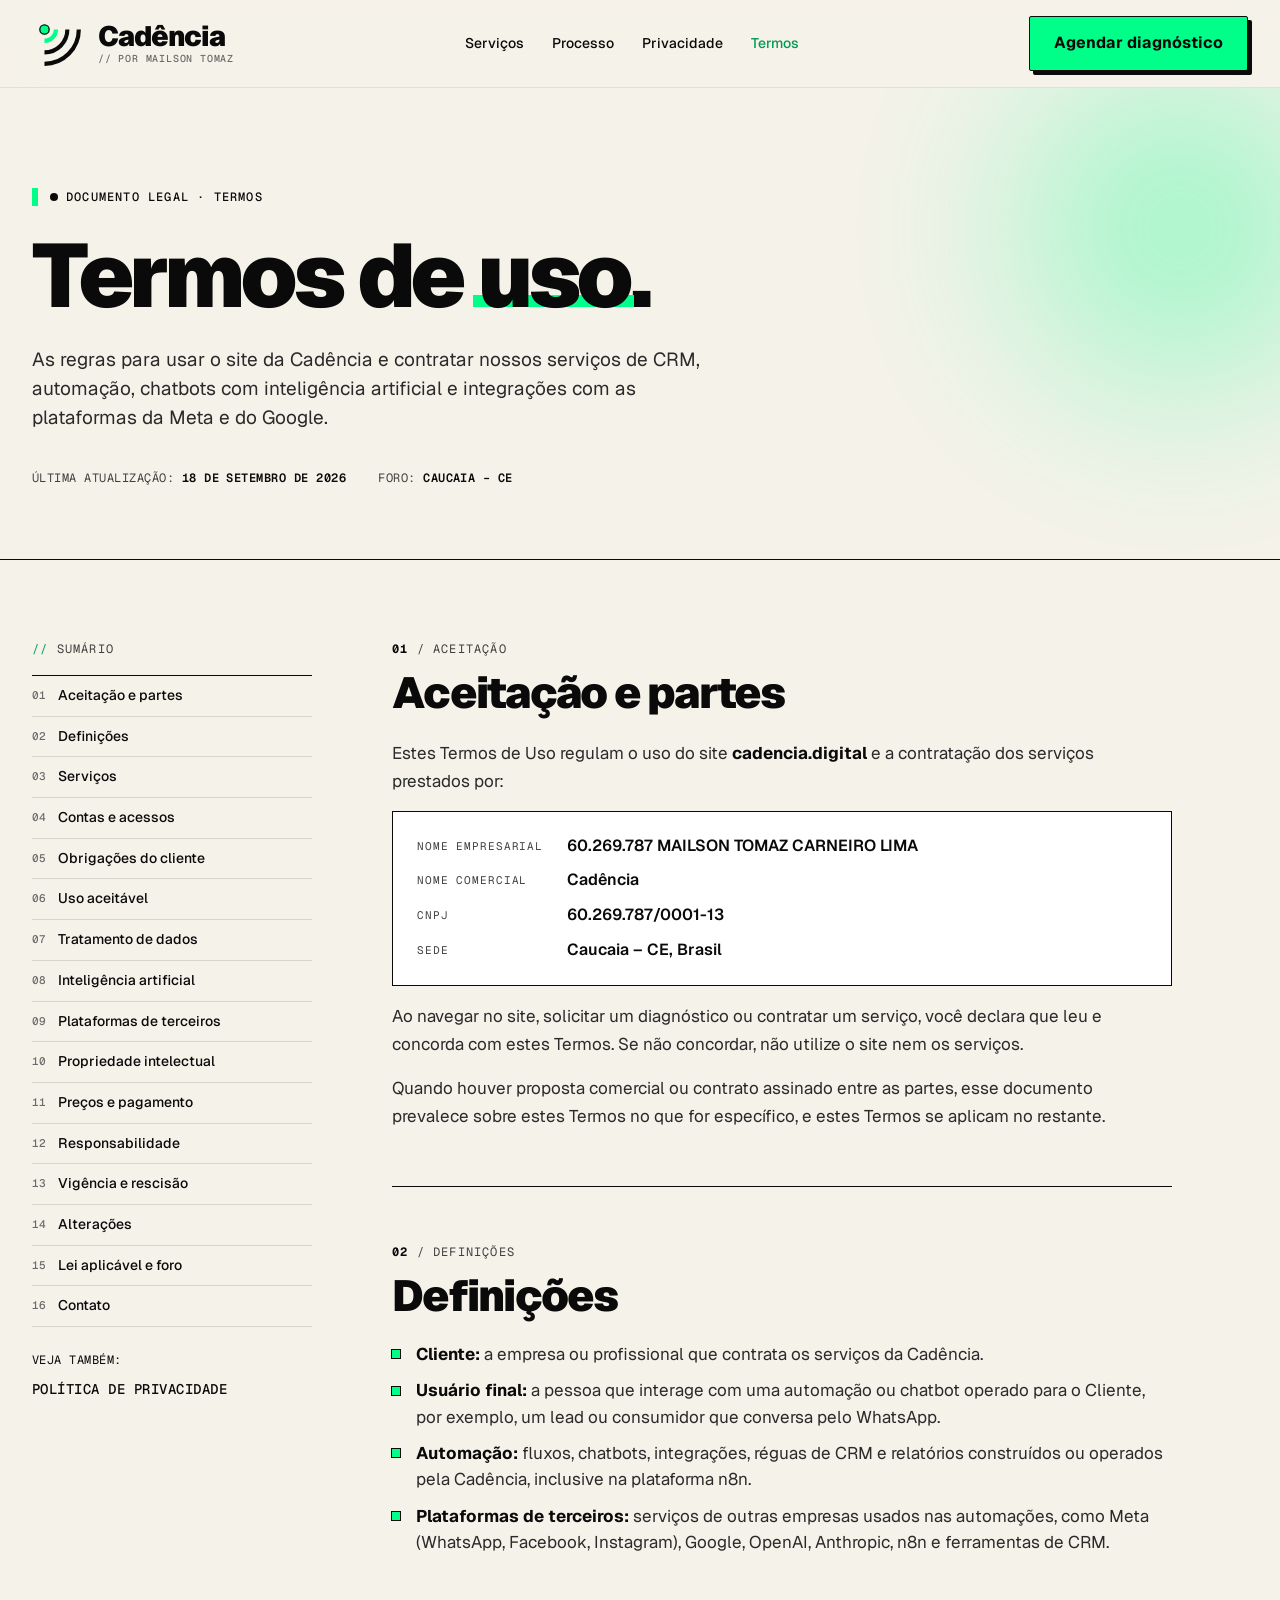
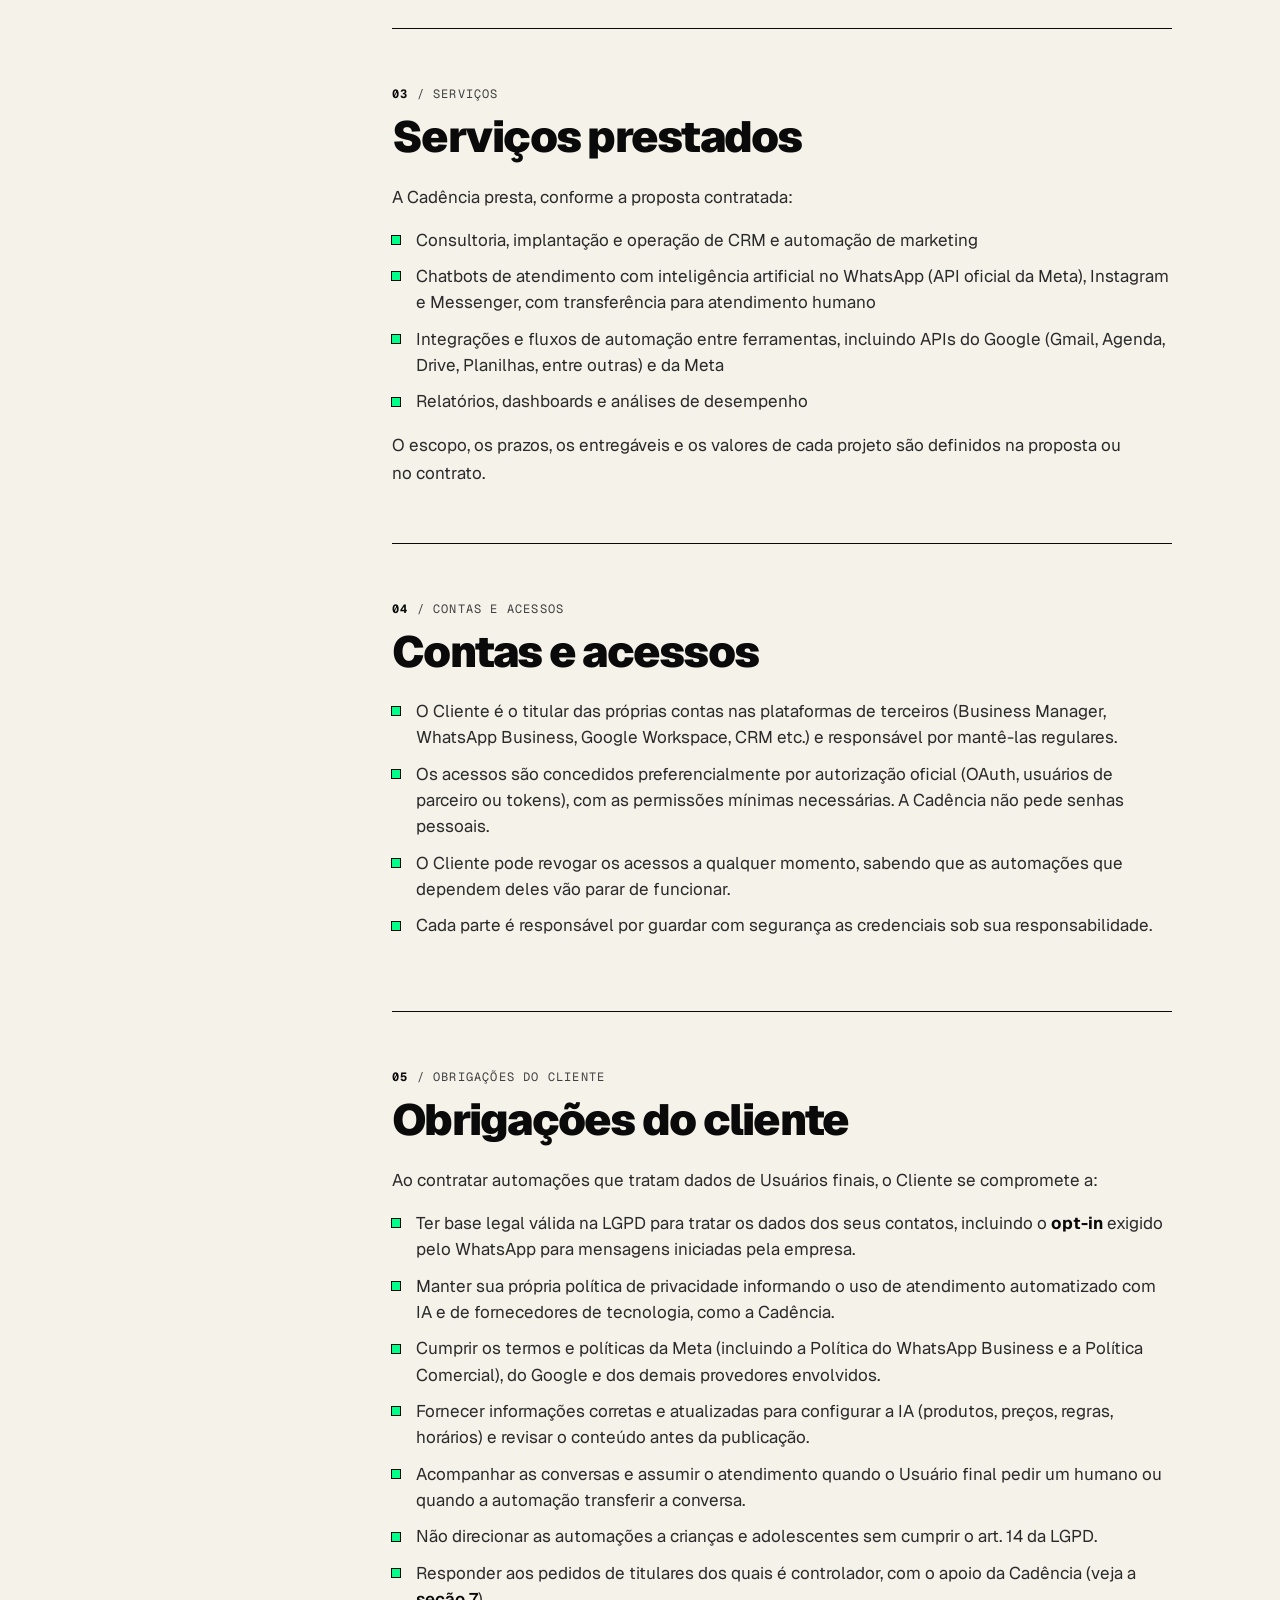
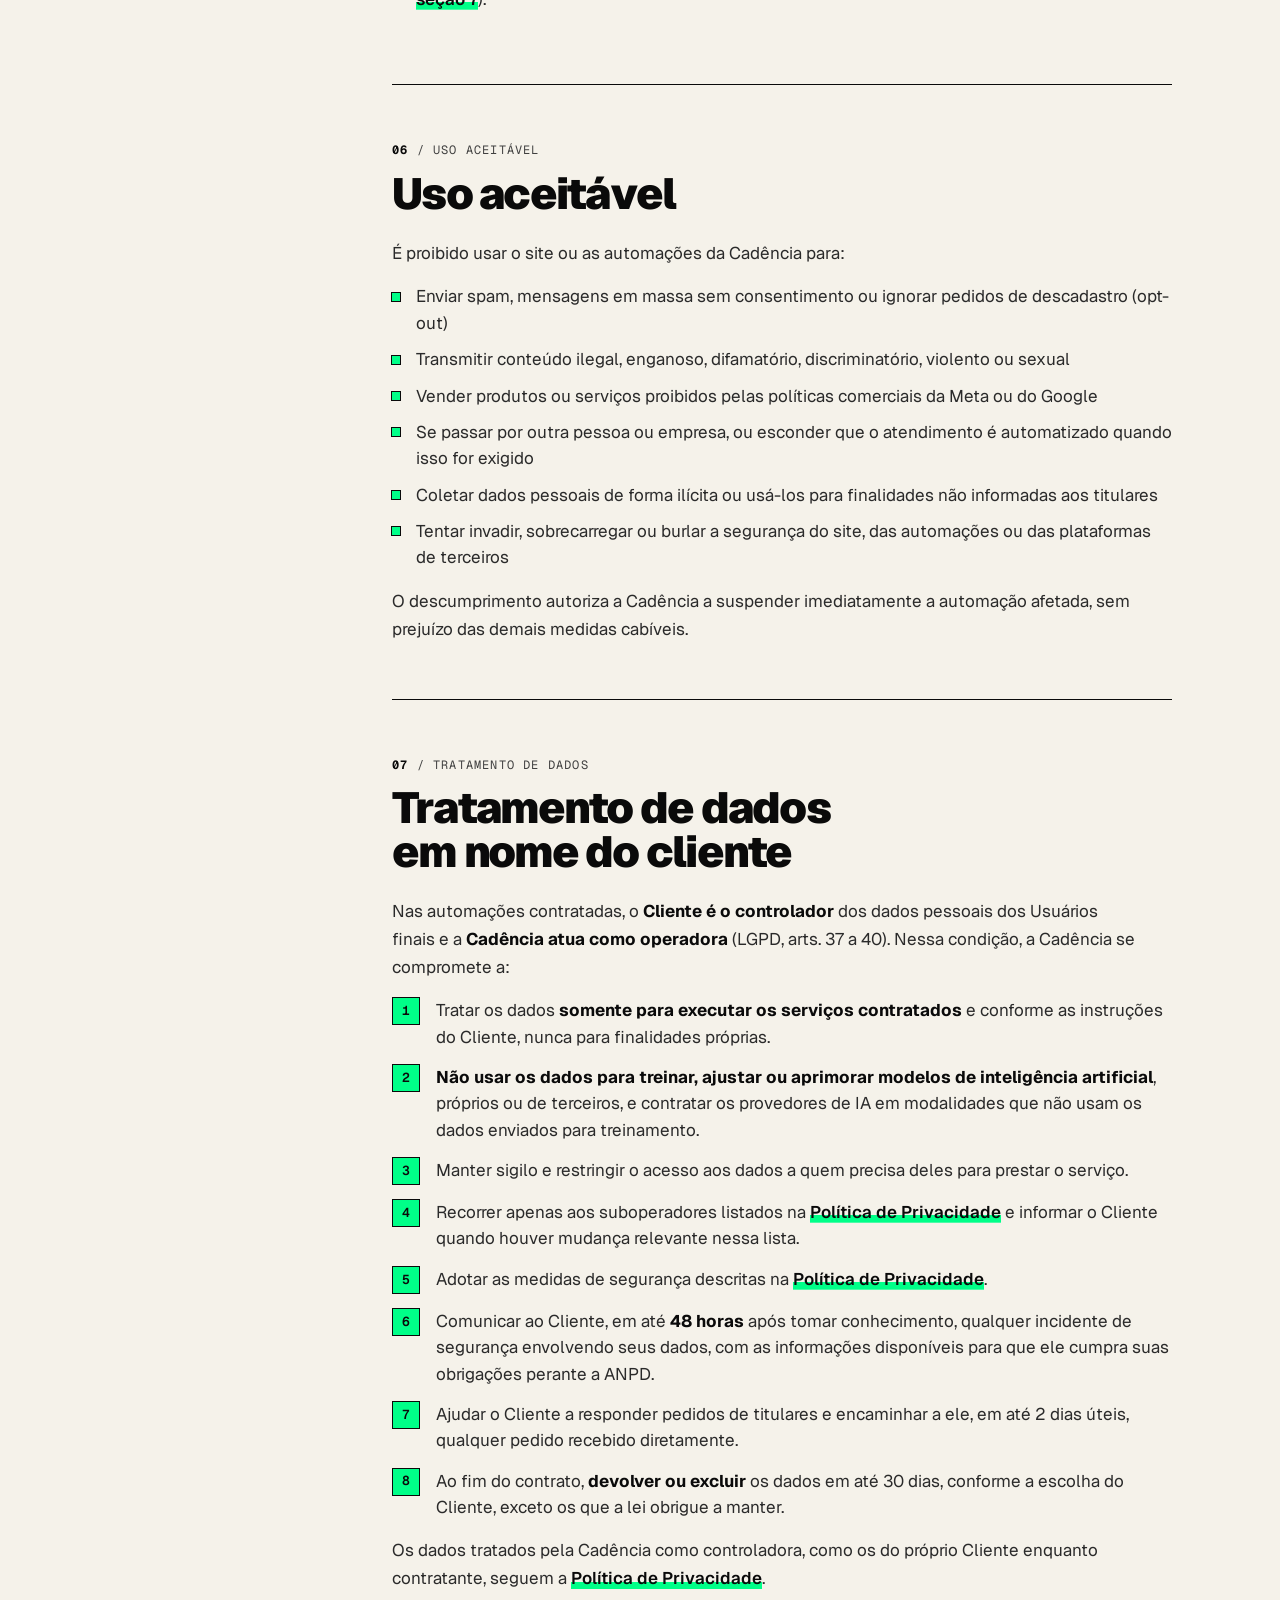
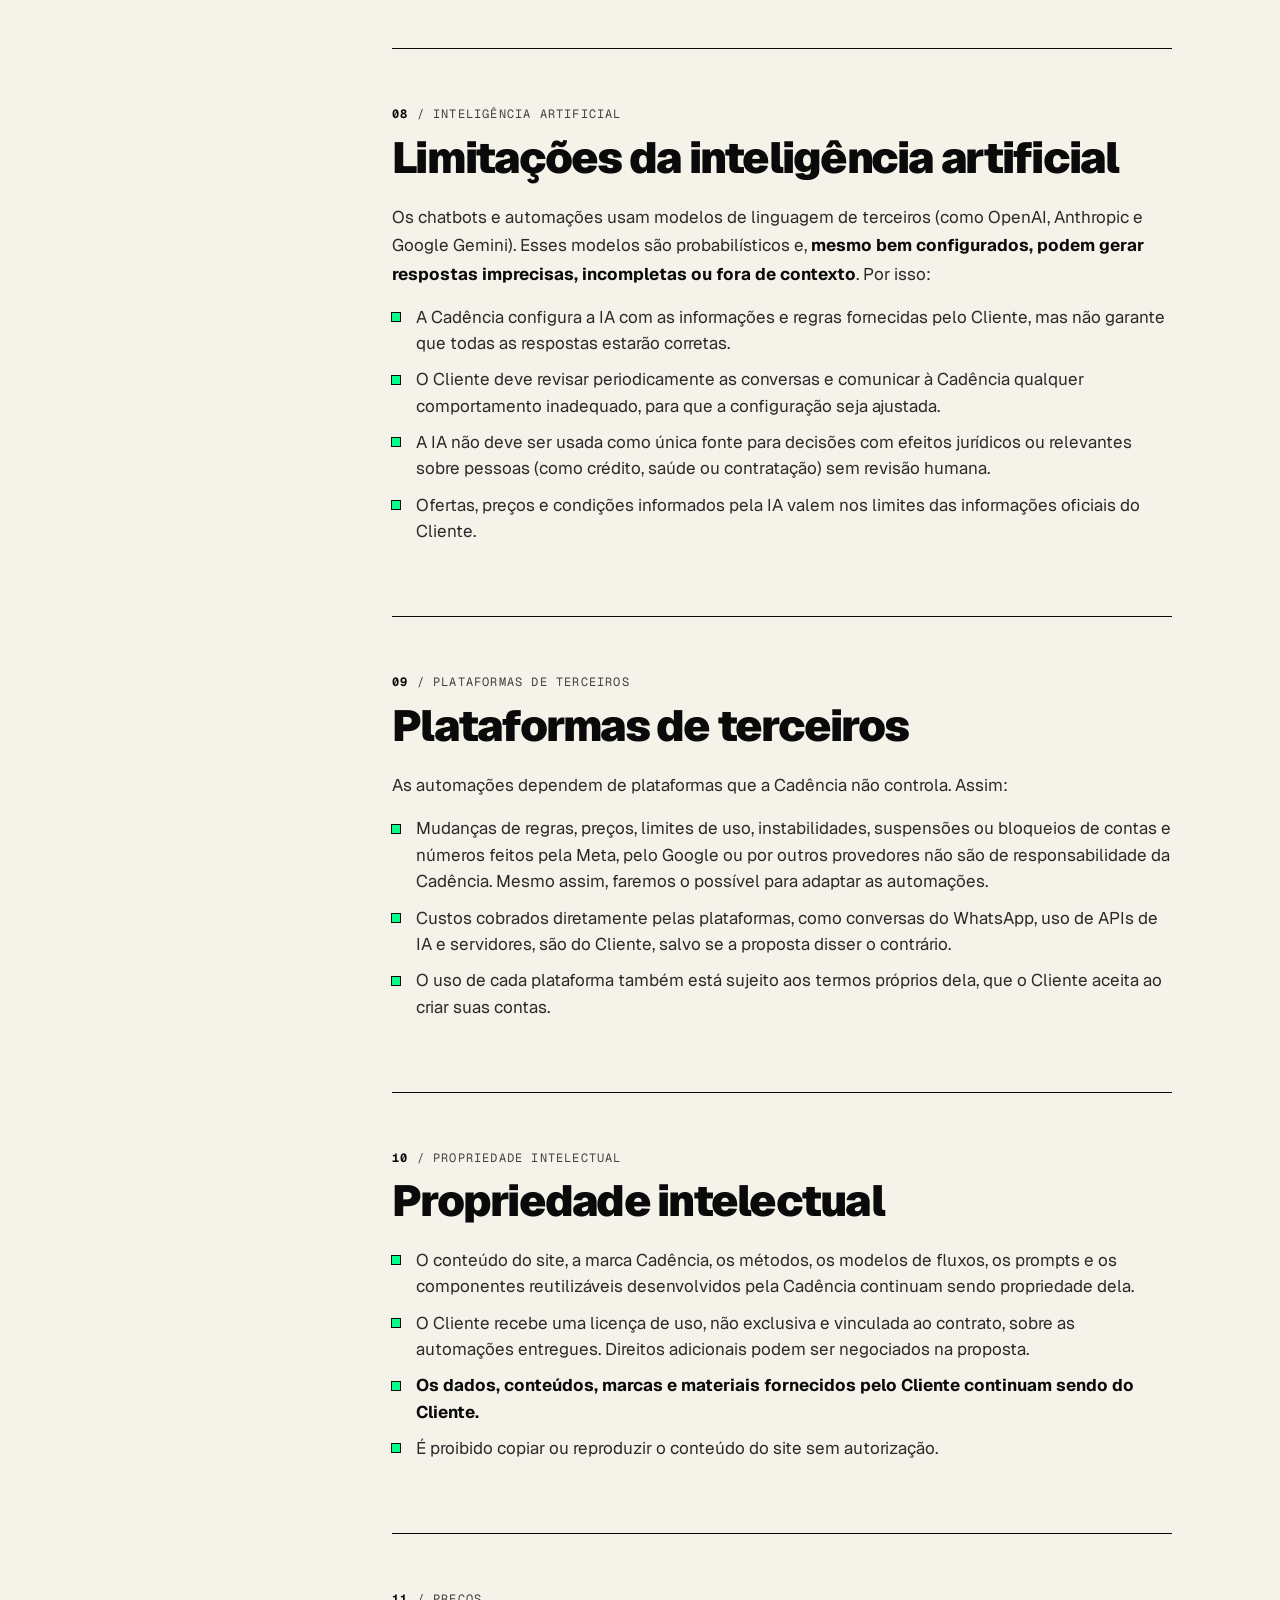
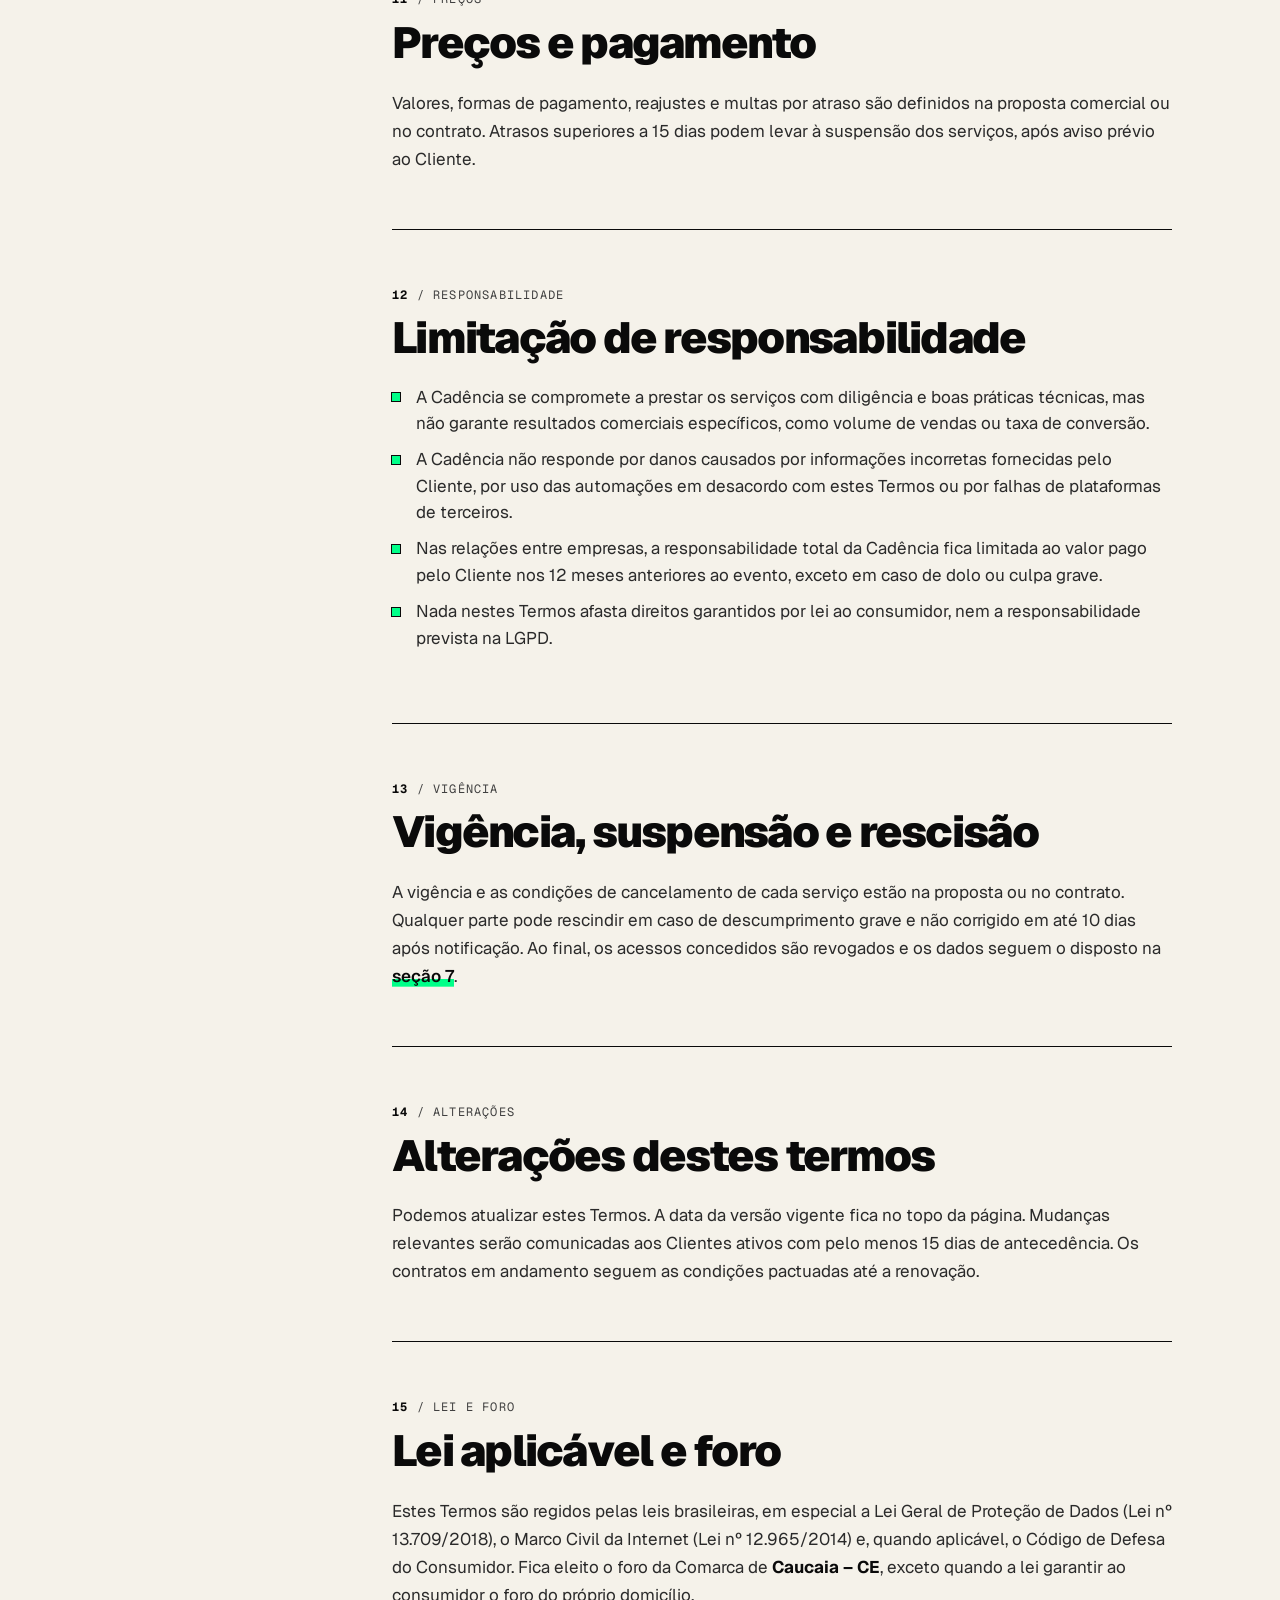
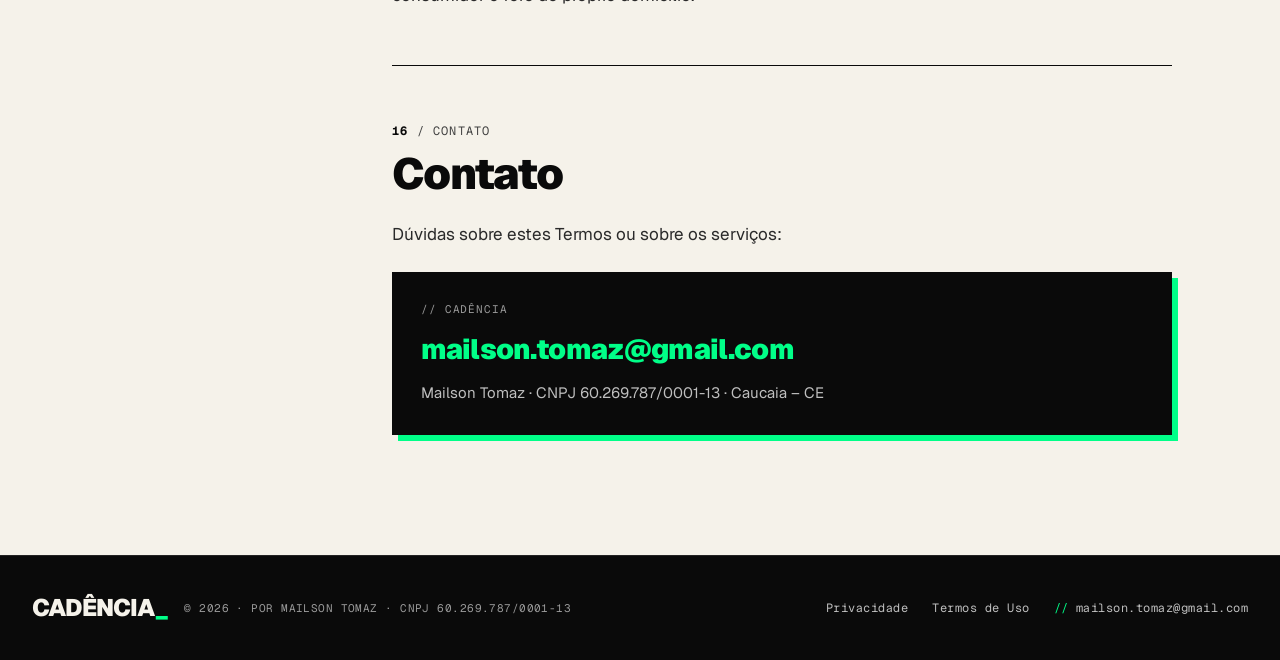
<file: termos.html>
<!DOCTYPE html>
<html lang="pt-BR">
<head>
<meta charset="utf-8"/>
<meta name="viewport" content="width=device-width,initial-scale=1"/>
<title>Termos de Uso · Cadência</title>
<meta name="description" content="Regras de uso do site e dos serviços de CRM, automação, chatbots com IA e integrações com Meta e Google prestados pela Cadência."/>
<link rel="canonical" href="https://cadencia.digital/termos"/>
<link rel="stylesheet" href="/styles.css"/>
<link rel="stylesheet" href="/legal.css"/>
</head>
<body>

<!-- NAV -->
<nav class="nav">
  <div class="nav-inner">
    <a href="/" class="logo" aria-label="Cadência — voltar para a página inicial">
      <svg class="logo-symbol" viewBox="0 0 100 100" width="52" height="52" fill="none" xmlns="http://www.w3.org/2000/svg" aria-hidden="true">
        <g stroke-width="8" stroke-linecap="butt" fill="none">
          <path d="M90 24 A66 66 0 0 1 24 90" stroke="var(--ink-1000)"/>
          <path d="M68 24 A44 44 0 0 1 24 68" stroke="var(--ink-1000)"/>
          <path d="M46 24 A22 22 0 0 1 24 46" stroke="var(--green-500)"/>
        </g>
        <circle cx="24" cy="24" r="9" fill="var(--green-500)" stroke="var(--ink-1000)" stroke-width="2.5"/>
      </svg>
      <div class="logo-brand">
        <span class="logo-title">Cadência</span>
        <span class="logo-subtitle">// POR MAILSON TOMAZ</span>
      </div>
    </a>
    <div class="nav-links">
      <a href="/#servicos">Serviços</a>
      <a href="/#processo">Processo</a>
      <a href="/privacidade">Privacidade</a>
      <a href="/termos" aria-current="page">Termos</a>
    </div>
    <div class="nav-cta">
      <a href="/#contato" class="btn btn-primary">Agendar diagnóstico</a>
    </div>
  </div>
</nav>

<!-- CABEÇALHO -->
<header class="doc-hero">
  <div class="doc-hero-blob"></div>
  <div class="doc-hero-inner">
    <div class="kicker">Documento legal · Termos</div>
    <h1 class="doc-title">Termos de <span class="accent">uso</span>.</h1>
    <p class="doc-lead">As regras para usar o site da Cadência e contratar nossos serviços de CRM, automação, chatbots com inteligência artificial e integrações com as plataformas da Meta e do Google.</p>
    <div class="doc-meta">
      <div>Última atualização: <strong>18 de setembro de 2026</strong></div>
      <div>Foro: <strong>Caucaia – CE</strong></div>
    </div>
  </div>
</header>

<!-- CONTEÚDO -->
<main class="doc">
  <div class="doc-inner">

    <aside class="toc" aria-label="Sumário">
      <div class="toc-label">Sumário</div>
      <ol>
        <li><a href="#aceitacao"><span>01</span>Aceitação e partes</a></li>
        <li><a href="#definicoes"><span>02</span>Definições</a></li>
        <li><a href="#servicos"><span>03</span>Serviços</a></li>
        <li><a href="#contas-e-acessos"><span>04</span>Contas e acessos</a></li>
        <li><a href="#obrigacoes-do-cliente"><span>05</span>Obrigações do cliente</a></li>
        <li><a href="#uso-aceitavel"><span>06</span>Uso aceitável</a></li>
        <li><a href="#tratamento-de-dados"><span>07</span>Tratamento de dados</a></li>
        <li><a href="#inteligencia-artificial"><span>08</span>Inteligência artificial</a></li>
        <li><a href="#plataformas-de-terceiros"><span>09</span>Plataformas de terceiros</a></li>
        <li><a href="#propriedade-intelectual"><span>10</span>Propriedade intelectual</a></li>
        <li><a href="#precos"><span>11</span>Preços e pagamento</a></li>
        <li><a href="#responsabilidade"><span>12</span>Responsabilidade</a></li>
        <li><a href="#vigencia"><span>13</span>Vigência e rescisão</a></li>
        <li><a href="#alteracoes"><span>14</span>Alterações</a></li>
        <li><a href="#lei-e-foro"><span>15</span>Lei aplicável e foro</a></li>
        <li><a href="#contato"><span>16</span>Contato</a></li>
      </ol>
      <div class="toc-other">Veja também: <a href="/privacidade">Política de Privacidade</a></div>
    </aside>

    <article class="policy">

      <!-- 01 -->
      <section id="aceitacao">
        <div class="sec-n"><strong>01</strong> / Aceitação</div>
        <h2>Aceitação e partes</h2>
        <p>Estes Termos de Uso regulam o uso do site <strong>cadencia.digital</strong> e a contratação dos serviços prestados por:</p>
        <dl class="id-list">
          <dt>Nome empresarial</dt><dd>60.269.787 MAILSON TOMAZ CARNEIRO LIMA</dd>
          <dt>Nome comercial</dt><dd>Cadência</dd>
          <dt>CNPJ</dt><dd>60.269.787/0001-13</dd>
          <dt>Sede</dt><dd>Caucaia – CE, Brasil</dd>
        </dl>
        <p>Ao navegar no site, solicitar um diagnóstico ou contratar um serviço, você declara que leu e concorda com estes Termos. Se não concordar, não utilize o site nem os serviços.</p>
        <p>Quando houver proposta comercial ou contrato assinado entre as partes, esse documento prevalece sobre estes Termos no que for específico, e estes Termos se aplicam no restante.</p>
      </section>

      <!-- 02 -->
      <section id="definicoes">
        <div class="sec-n"><strong>02</strong> / Definições</div>
        <h2>Definições</h2>
        <ul>
          <li><strong>Cliente:</strong> a empresa ou profissional que contrata os serviços da Cadência.</li>
          <li><strong>Usuário final:</strong> a pessoa que interage com uma automação ou chatbot operado para o Cliente, por exemplo, um lead ou consumidor que conversa pelo WhatsApp.</li>
          <li><strong>Automação:</strong> fluxos, chatbots, integrações, réguas de CRM e relatórios construídos ou operados pela Cadência, inclusive na plataforma n8n.</li>
          <li><strong>Plataformas de terceiros:</strong> serviços de outras empresas usados nas automações, como Meta (WhatsApp, Facebook, Instagram), Google, OpenAI, Anthropic, n8n e ferramentas de CRM.</li>
        </ul>
      </section>

      <!-- 03 -->
      <section id="servicos">
        <div class="sec-n"><strong>03</strong> / Serviços</div>
        <h2>Serviços prestados</h2>
        <p>A Cadência presta, conforme a proposta contratada:</p>
        <ul>
          <li>Consultoria, implantação e operação de CRM e automação de marketing</li>
          <li>Chatbots de atendimento com inteligência artificial no WhatsApp (API oficial da Meta), Instagram e Messenger, com transferência para atendimento humano</li>
          <li>Integrações e fluxos de automação entre ferramentas, incluindo APIs do Google (Gmail, Agenda, Drive, Planilhas, entre outras) e da Meta</li>
          <li>Relatórios, dashboards e análises de desempenho</li>
        </ul>
        <p>O escopo, os prazos, os entregáveis e os valores de cada projeto são definidos na proposta ou no contrato.</p>
      </section>

      <!-- 04 -->
      <section id="contas-e-acessos">
        <div class="sec-n"><strong>04</strong> / Contas e acessos</div>
        <h2>Contas e acessos</h2>
        <ul>
          <li>O Cliente é o titular das próprias contas nas plataformas de terceiros (Business Manager, WhatsApp Business, Google Workspace, CRM etc.) e responsável por mantê-las regulares.</li>
          <li>Os acessos são concedidos preferencialmente por autorização oficial (OAuth, usuários de parceiro ou tokens), com as permissões mínimas necessárias. A Cadência não pede senhas pessoais.</li>
          <li>O Cliente pode revogar os acessos a qualquer momento, sabendo que as automações que dependem deles vão parar de funcionar.</li>
          <li>Cada parte é responsável por guardar com segurança as credenciais sob sua responsabilidade.</li>
        </ul>
      </section>

      <!-- 05 -->
      <section id="obrigacoes-do-cliente">
        <div class="sec-n"><strong>05</strong> / Obrigações do cliente</div>
        <h2>Obrigações do cliente</h2>
        <p>Ao contratar automações que tratam dados de Usuários finais, o Cliente se compromete a:</p>
        <ul>
          <li>Ter base legal válida na LGPD para tratar os dados dos seus contatos, incluindo o <strong>opt-in</strong> exigido pelo WhatsApp para mensagens iniciadas pela empresa.</li>
          <li>Manter sua própria política de privacidade informando o uso de atendimento automatizado com IA e de fornecedores de tecnologia, como a Cadência.</li>
          <li>Cumprir os termos e políticas da Meta (incluindo a Política do WhatsApp Business e a Política Comercial), do Google e dos demais provedores envolvidos.</li>
          <li>Fornecer informações corretas e atualizadas para configurar a IA (produtos, preços, regras, horários) e revisar o conteúdo antes da publicação.</li>
          <li>Acompanhar as conversas e assumir o atendimento quando o Usuário final pedir um humano ou quando a automação transferir a conversa.</li>
          <li>Não direcionar as automações a crianças e adolescentes sem cumprir o art. 14 da LGPD.</li>
          <li>Responder aos pedidos de titulares dos quais é controlador, com o apoio da Cadência (veja a <a href="#tratamento-de-dados">seção 7</a>).</li>
        </ul>
      </section>

      <!-- 06 -->
      <section id="uso-aceitavel">
        <div class="sec-n"><strong>06</strong> / Uso aceitável</div>
        <h2>Uso aceitável</h2>
        <p>É proibido usar o site ou as automações da Cadência para:</p>
        <ul>
          <li>Enviar spam, mensagens em massa sem consentimento ou ignorar pedidos de descadastro (opt-out)</li>
          <li>Transmitir conteúdo ilegal, enganoso, difamatório, discriminatório, violento ou sexual</li>
          <li>Vender produtos ou serviços proibidos pelas políticas comerciais da Meta ou do Google</li>
          <li>Se passar por outra pessoa ou empresa, ou esconder que o atendimento é automatizado quando isso for exigido</li>
          <li>Coletar dados pessoais de forma ilícita ou usá-los para finalidades não informadas aos titulares</li>
          <li>Tentar invadir, sobrecarregar ou burlar a segurança do site, das automações ou das plataformas de terceiros</li>
        </ul>
        <p>O descumprimento autoriza a Cadência a suspender imediatamente a automação afetada, sem prejuízo das demais medidas cabíveis.</p>
      </section>

      <!-- 07 -->
      <section id="tratamento-de-dados">
        <div class="sec-n"><strong>07</strong> / Tratamento de dados</div>
        <h2>Tratamento de dados em nome do cliente</h2>
        <p>Nas automações contratadas, o <strong>Cliente é o controlador</strong> dos dados pessoais dos Usuários finais e a <strong>Cadência atua como operadora</strong> (LGPD, arts. 37 a 40). Nessa condição, a Cadência se compromete a:</p>
        <ol class="steps">
          <li>Tratar os dados <strong>somente para executar os serviços contratados</strong> e conforme as instruções do Cliente, nunca para finalidades próprias.</li>
          <li><strong>Não usar os dados para treinar, ajustar ou aprimorar modelos de inteligência artificial</strong>, próprios ou de terceiros, e contratar os provedores de IA em modalidades que não usam os dados enviados para treinamento.</li>
          <li>Manter sigilo e restringir o acesso aos dados a quem precisa deles para prestar o serviço.</li>
          <li>Recorrer apenas aos suboperadores listados na <a href="/privacidade#compartilhamento">Política de Privacidade</a> e informar o Cliente quando houver mudança relevante nessa lista.</li>
          <li>Adotar as medidas de segurança descritas na <a href="/privacidade#seguranca">Política de Privacidade</a>.</li>
          <li>Comunicar ao Cliente, em até <strong>48 horas</strong> após tomar conhecimento, qualquer incidente de segurança envolvendo seus dados, com as informações disponíveis para que ele cumpra suas obrigações perante a ANPD.</li>
          <li>Ajudar o Cliente a responder pedidos de titulares e encaminhar a ele, em até 2 dias úteis, qualquer pedido recebido diretamente.</li>
          <li>Ao fim do contrato, <strong>devolver ou excluir</strong> os dados em até 30 dias, conforme a escolha do Cliente, exceto os que a lei obrigue a manter.</li>
        </ol>
        <p>Os dados tratados pela Cadência como controladora, como os do próprio Cliente enquanto contratante, seguem a <a href="/privacidade">Política de Privacidade</a>.</p>
      </section>

      <!-- 08 -->
      <section id="inteligencia-artificial">
        <div class="sec-n"><strong>08</strong> / Inteligência artificial</div>
        <h2>Limitações da inteligência artificial</h2>
        <p>Os chatbots e automações usam modelos de linguagem de terceiros (como OpenAI, Anthropic e Google Gemini). Esses modelos são probabilísticos e, <strong>mesmo bem configurados, podem gerar respostas imprecisas, incompletas ou fora de contexto</strong>. Por isso:</p>
        <ul>
          <li>A Cadência configura a IA com as informações e regras fornecidas pelo Cliente, mas não garante que todas as respostas estarão corretas.</li>
          <li>O Cliente deve revisar periodicamente as conversas e comunicar à Cadência qualquer comportamento inadequado, para que a configuração seja ajustada.</li>
          <li>A IA não deve ser usada como única fonte para decisões com efeitos jurídicos ou relevantes sobre pessoas (como crédito, saúde ou contratação) sem revisão humana.</li>
          <li>Ofertas, preços e condições informados pela IA valem nos limites das informações oficiais do Cliente.</li>
        </ul>
      </section>

      <!-- 09 -->
      <section id="plataformas-de-terceiros">
        <div class="sec-n"><strong>09</strong> / Plataformas de terceiros</div>
        <h2>Plataformas de terceiros</h2>
        <p>As automações dependem de plataformas que a Cadência não controla. Assim:</p>
        <ul>
          <li>Mudanças de regras, preços, limites de uso, instabilidades, suspensões ou bloqueios de contas e números feitos pela Meta, pelo Google ou por outros provedores não são de responsabilidade da Cadência. Mesmo assim, faremos o possível para adaptar as automações.</li>
          <li>Custos cobrados diretamente pelas plataformas, como conversas do WhatsApp, uso de APIs de IA e servidores, são do Cliente, salvo se a proposta disser o contrário.</li>
          <li>O uso de cada plataforma também está sujeito aos termos próprios dela, que o Cliente aceita ao criar suas contas.</li>
        </ul>
      </section>

      <!-- 10 -->
      <section id="propriedade-intelectual">
        <div class="sec-n"><strong>10</strong> / Propriedade intelectual</div>
        <h2>Propriedade intelectual</h2>
        <ul>
          <li>O conteúdo do site, a marca Cadência, os métodos, os modelos de fluxos, os prompts e os componentes reutilizáveis desenvolvidos pela Cadência continuam sendo propriedade dela.</li>
          <li>O Cliente recebe uma licença de uso, não exclusiva e vinculada ao contrato, sobre as automações entregues. Direitos adicionais podem ser negociados na proposta.</li>
          <li><strong>Os dados, conteúdos, marcas e materiais fornecidos pelo Cliente continuam sendo do Cliente.</strong></li>
          <li>É proibido copiar ou reproduzir o conteúdo do site sem autorização.</li>
        </ul>
      </section>

      <!-- 11 -->
      <section id="precos">
        <div class="sec-n"><strong>11</strong> / Preços</div>
        <h2>Preços e pagamento</h2>
        <p>Valores, formas de pagamento, reajustes e multas por atraso são definidos na proposta comercial ou no contrato. Atrasos superiores a 15 dias podem levar à suspensão dos serviços, após aviso prévio ao Cliente.</p>
      </section>

      <!-- 12 -->
      <section id="responsabilidade">
        <div class="sec-n"><strong>12</strong> / Responsabilidade</div>
        <h2>Limitação de responsabilidade</h2>
        <ul>
          <li>A Cadência se compromete a prestar os serviços com diligência e boas práticas técnicas, mas não garante resultados comerciais específicos, como volume de vendas ou taxa de conversão.</li>
          <li>A Cadência não responde por danos causados por informações incorretas fornecidas pelo Cliente, por uso das automações em desacordo com estes Termos ou por falhas de plataformas de terceiros.</li>
          <li>Nas relações entre empresas, a responsabilidade total da Cadência fica limitada ao valor pago pelo Cliente nos 12 meses anteriores ao evento, exceto em caso de dolo ou culpa grave.</li>
          <li>Nada nestes Termos afasta direitos garantidos por lei ao consumidor, nem a responsabilidade prevista na LGPD.</li>
        </ul>
      </section>

      <!-- 13 -->
      <section id="vigencia">
        <div class="sec-n"><strong>13</strong> / Vigência</div>
        <h2>Vigência, suspensão e rescisão</h2>
        <p>A vigência e as condições de cancelamento de cada serviço estão na proposta ou no contrato. Qualquer parte pode rescindir em caso de descumprimento grave e não corrigido em até 10 dias após notificação. Ao final, os acessos concedidos são revogados e os dados seguem o disposto na <a href="#tratamento-de-dados">seção 7</a>.</p>
      </section>

      <!-- 14 -->
      <section id="alteracoes">
        <div class="sec-n"><strong>14</strong> / Alterações</div>
        <h2>Alterações destes termos</h2>
        <p>Podemos atualizar estes Termos. A data da versão vigente fica no topo da página. Mudanças relevantes serão comunicadas aos Clientes ativos com pelo menos 15 dias de antecedência. Os contratos em andamento seguem as condições pactuadas até a renovação.</p>
      </section>

      <!-- 15 -->
      <section id="lei-e-foro">
        <div class="sec-n"><strong>15</strong> / Lei e foro</div>
        <h2>Lei aplicável e foro</h2>
        <p>Estes Termos são regidos pelas leis brasileiras, em especial a Lei Geral de Proteção de Dados (Lei nº 13.709/2018), o Marco Civil da Internet (Lei nº 12.965/2014) e, quando aplicável, o Código de Defesa do Consumidor. Fica eleito o foro da Comarca de <strong>Caucaia – CE</strong>, exceto quando a lei garantir ao consumidor o foro do próprio domicílio.</p>
      </section>

      <!-- 16 -->
      <section id="contato">
        <div class="sec-n"><strong>16</strong> / Contato</div>
        <h2>Contato</h2>
        <p>Dúvidas sobre estes Termos ou sobre os serviços:</p>
        <div class="contact-card">
          <span class="c-label">// Cadência</span>
          <a class="c-mail" href="mailto:mailson.tomaz@gmail.com">mailson.tomaz@gmail.com</a>
          <p>Mailson Tomaz · CNPJ 60.269.787/0001-13 · Caucaia – CE</p>
        </div>
      </section>

    </article>
  </div>
</main>

<!-- FOOTER -->
<footer>
  <div class="foot-inner">
    <div class="foot-brand">
      <span class="foot-wordmark">CADÊNCIA<span style="color:var(--green-500)">_</span></span>
      <span class="foot-credit">© 2026 · POR MAILSON TOMAZ · CNPJ 60.269.787/0001-13</span>
    </div>
    <div class="foot-links">
      <a href="/privacidade">Privacidade</a>
      <a href="/termos" aria-current="page">Termos de Uso</a>
      <span><span class="green">//</span> <a href="mailto:mailson.tomaz@gmail.com">mailson.tomaz@gmail.com</a></span>
    </div>
  </div>
</footer>

</body>
</html>
</file>
<file: styles.css>
/* Mailson Tomaz — Design System */
/* Entry point. Apenas @imports. */

@import url("./tokens/typography.css");
@import url("./tokens/colors.css");
@import url("./tokens/spacing.css");
@import url("./tokens/glass.css");
@import url("./tokens/shadows.css");
@import url("./tokens/motion.css");
@import url("./tokens/base.css");
</file>
<file: legal.css>
/* Páginas legais — Cadência (Política de Privacidade, Termos de Uso) */
/* Depende de styles.css (tokens do design system). */

body { background: var(--ink-50); overflow-x: hidden; }

/* === SHELL (igual à home) === */
.nav {
  position: sticky; top: 0; z-index: 50;
  backdrop-filter: blur(20px) saturate(140%);
  -webkit-backdrop-filter: blur(20px) saturate(140%);
  background: rgba(245,242,234,0.7);
  border-bottom: 1px solid rgba(10,10,10,0.08);
}
.nav-inner {
  max-width: 1280px; margin: 0 auto; padding: 16px 32px;
  display: flex; align-items: center; justify-content: space-between; gap: 24px;
}
.logo { display: flex; align-items: center; gap: 14px; text-decoration: none; color: var(--ink-1000); }
.logo-symbol { width: 52px; height: 52px; display: inline-flex; align-items: center; justify-content: center; flex-shrink: 0; }
.logo-brand { display: flex; flex-direction: column; justify-content: center; line-height: 1.0; }
.logo-title { font-family: var(--font-sans); font-size: 28px; font-weight: 900; letter-spacing: -0.04em; line-height: 1.0; color: var(--ink-1000); }
.logo-subtitle { font-family: var(--font-mono); font-size: 10px; font-weight: 500; letter-spacing: 0.08em; color: var(--ink-500); margin-top: 4px; line-height: 1.0; }
.nav-links { display: flex; gap: 28px; }
.nav-links a { font-family: var(--font-sans); font-size: 14px; font-weight: 500; color: var(--ink-1000); text-decoration: none; transition: var(--t-hover); }
.nav-links a:hover, .nav-links a[aria-current="page"] { color: var(--green-700); }
.nav-cta { display: flex; gap: 12px; align-items: center; }

.btn {
  font-family: var(--font-sans); font-weight: 700; font-size: 16px;
  padding: 14px 24px; border: 1.5px solid var(--ink-1000); border-radius: 2px;
  cursor: pointer; transition: var(--t-hover); text-decoration: none;
  color: var(--ink-1000);
  display: inline-flex; align-items: center; gap: 8px;
}
.btn-primary { background: var(--green-500); color: var(--ink-1000); box-shadow: 4px 4px 0 var(--ink-1000); }
.btn-primary:hover { transform: translate(-2px,-2px); box-shadow: 6px 6px 0 var(--ink-1000); }

/* === CABEÇALHO DA PÁGINA === */
.doc-hero {
  position: relative; overflow: hidden;
  padding: 96px 32px 72px;
  border-bottom: 1.5px solid var(--ink-1000);
}
.doc-hero-blob {
  position: absolute; right: -180px; top: -140px;
  width: 560px; height: 560px;
  background: radial-gradient(circle, #00FF88 0%, transparent 62%);
  filter: blur(80px); opacity: 0.45;
  pointer-events: none;
}
.doc-hero-inner { position: relative; max-width: 1280px; margin: 0 auto; }
.kicker {
  display: inline-flex; align-items: center; gap: 8px;
  font-family: var(--font-mono); font-size: 12px; font-weight: 500;
  letter-spacing: 0.1em; text-transform: uppercase; color: var(--ink-1000);
  border-left: 6px solid var(--green-500); padding-left: 12px;
  margin-bottom: 28px;
}
.kicker::before { content: ""; width: 8px; height: 8px; background: var(--ink-1000); border-radius: 50%; }
h1.doc-title {
  font-size: clamp(48px, 7vw, 96px);
  font-weight: 900; line-height: 0.92; letter-spacing: -0.05em;
  color: var(--ink-1000); margin: 0 0 28px;
}
h1 .accent { position: relative; display: inline-block; z-index: 0; }
h1 .accent::after { content: ""; position: absolute; left: -4px; right: -4px; bottom: 10px; height: 12px; background: var(--green-500); z-index: -1; }
.doc-lead { font-size: 19px; line-height: 1.55; color: var(--ink-700); max-width: 680px; }
.doc-meta {
  margin-top: 36px; display: flex; gap: 32px; flex-wrap: wrap;
  font-family: var(--font-mono); font-size: 12px; letter-spacing: 0.04em;
  text-transform: uppercase; color: var(--ink-600);
}
.doc-meta strong { color: var(--ink-1000); font-weight: 600; }

/* Resumo rápido */
.summary {
  margin-top: 48px;
  display: grid; grid-template-columns: repeat(4, 1fr); gap: 1.5px;
  background: var(--ink-1000); border: 1.5px solid var(--ink-1000);
  box-shadow: 6px 6px 0 var(--ink-1000);
}
.summary > div { background: var(--paper); padding: 22px 22px 24px; }
.summary .s-t { font-size: 17px; font-weight: 800; letter-spacing: -0.02em; color: var(--ink-1000); margin-bottom: 6px; }
.summary .s-t::before { content: ""; display: inline-block; width: 8px; height: 8px; background: var(--green-500); outline: 1.5px solid var(--ink-1000); margin-right: 10px; vertical-align: 2px; }
.summary .s-d { font-size: 14px; line-height: 1.5; color: var(--ink-600); }

/* === CORPO === */
.doc { padding: 80px 32px 120px; }
.doc-inner {
  max-width: 1280px; margin: 0 auto;
  display: grid; grid-template-columns: 280px 1fr; gap: 80px; align-items: start;
}

/* Sumário */
.toc { position: sticky; top: 112px; max-height: calc(100vh - 136px); overflow-y: auto; }
.toc-label { font-family: var(--font-mono); font-size: 12px; letter-spacing: 0.1em; text-transform: uppercase; color: var(--ink-600); margin-bottom: 16px; }
.toc-label::before { content: "// "; color: var(--green-700); }
.toc ol { list-style: none; margin: 0; padding: 0; border-top: 1.5px solid var(--ink-1000); }
.toc li { border-bottom: 1px solid rgba(10,10,10,0.12); }
.toc a {
  display: flex; gap: 12px; padding: 9px 0;
  font-size: 14px; font-weight: 500; color: var(--ink-1000); text-decoration: none;
  transition: var(--t-hover);
}
.toc a span { font-family: var(--font-mono); font-size: 11px; color: var(--ink-500); padding-top: 2px; }
.toc a:hover { color: var(--green-700); padding-left: 4px; }
.toc-other { margin-top: 24px; font-family: var(--font-mono); font-size: 12px; letter-spacing: 0.04em; text-transform: uppercase; }
.toc-other a { color: var(--ink-1000); text-decoration: none; border-bottom: 2px solid var(--green-500); }
.toc-other a:hover { color: var(--green-700); }

/* Seções */
.policy { max-width: 780px; min-width: 0; }
.policy section { padding: 0 0 56px; margin: 0 0 56px; border-bottom: 1.5px solid var(--ink-1000); scroll-margin-top: 112px; }
.policy section:last-child { border-bottom: 0; margin-bottom: 0; padding-bottom: 0; }
.sec-n { font-family: var(--font-mono); font-size: 12px; letter-spacing: 0.1em; text-transform: uppercase; color: var(--ink-600); margin-bottom: 12px; }
.sec-n strong { color: var(--green-700); font-weight: 600; }
.policy h2 { font-size: clamp(30px, 3.4vw, 44px); font-weight: 900; letter-spacing: -0.04em; line-height: 1.0; color: var(--ink-1000); margin: 0 0 24px; }
.policy h3 { font-size: 20px; font-weight: 800; letter-spacing: -0.02em; line-height: 1.2; margin: 36px 0 12px; scroll-margin-top: 112px; }
.policy p { font-size: 17px; line-height: 1.65; color: var(--ink-700); margin: 0 0 16px; }
.policy p:last-child { margin-bottom: 0; }
.policy strong { color: var(--ink-1000); font-weight: 700; }
.policy a { color: var(--ink-1000); font-weight: 600; text-decoration: none; background: linear-gradient(var(--green-500), var(--green-500)) 0 100% / 100% 35% no-repeat; transition: var(--t-hover); overflow-wrap: anywhere; }
.policy a:hover { background-size: 100% 100%; }

.policy ul, .policy ol.steps { padding: 0; margin: 0 0 16px; }
.policy ul { list-style: none; }
.policy ul li { position: relative; padding-left: 24px; margin-bottom: 10px; font-size: 17px; line-height: 1.55; color: var(--ink-700); }
.policy ul li::before { content: ""; position: absolute; left: 0; top: 0.55em; width: 8px; height: 8px; background: var(--green-500); outline: 1.5px solid var(--ink-1000); }

.policy ol.steps { list-style: none; counter-reset: step; }
.policy ol.steps li { counter-increment: step; position: relative; padding-left: 44px; margin-bottom: 14px; font-size: 17px; line-height: 1.55; color: var(--ink-700); min-height: 28px; }
.policy ol.steps li::before {
  content: counter(step); position: absolute; left: 0; top: 0;
  width: 28px; height: 28px; display: grid; place-items: center;
  font-family: var(--font-mono); font-size: 13px; font-weight: 600; color: var(--ink-1000);
  background: var(--green-500); border: 1.5px solid var(--ink-1000);
}

/* Grade de cartões (bases legais, contextos) */
.basis { display: grid; grid-template-columns: 1fr 1fr; gap: 1.5px; background: var(--ink-1000); border: 1.5px solid var(--ink-1000); margin: 8px 0 16px; }
.basis.three { grid-template-columns: repeat(3, 1fr); }
.basis > div { background: var(--paper); padding: 22px 22px 24px; }
.basis .b-k { font-family: var(--font-mono); font-size: 11px; letter-spacing: 0.08em; text-transform: uppercase; color: var(--green-700); margin-bottom: 8px; }
.basis .b-t { font-size: 17px; font-weight: 800; letter-spacing: -0.02em; color: var(--ink-1000); margin-bottom: 6px; }
.basis .b-d { font-size: 14px; line-height: 1.5; color: var(--ink-600); }

/* Tabelas */
.table-wrap { overflow-x: auto; margin: 8px 0 16px; border: 1.5px solid var(--ink-1000); background: var(--paper); }
.policy table { width: 100%; border-collapse: collapse; font-size: 14px; line-height: 1.5; }
.policy th { text-align: left; font-family: var(--font-mono); font-size: 11px; font-weight: 600; letter-spacing: 0.08em; text-transform: uppercase; color: var(--ink-1000); background: var(--ink-100); padding: 12px 14px; border-bottom: 1.5px solid var(--ink-1000); white-space: nowrap; }
.policy td { padding: 12px 14px; border-bottom: 1px solid rgba(10,10,10,0.12); color: var(--ink-700); vertical-align: top; }
.policy tr:last-child td { border-bottom: 0; }
.policy td:first-child { font-weight: 700; color: var(--ink-1000); min-width: 150px; }

/* Destaques */
.callout {
  margin: 20px 0; padding: 22px 24px;
  background: var(--paper); border: 1.5px solid var(--ink-1000); border-left: 8px solid var(--green-500);
}
.callout p { font-size: 16px; }
.callout .c-k { font-family: var(--font-mono); font-size: 11px; letter-spacing: 0.08em; text-transform: uppercase; color: var(--ink-600); margin-bottom: 8px; }
.callout .en { font-style: italic; color: var(--ink-600); font-size: 15px; margin-top: 8px; }

.id-list { display: grid; grid-template-columns: max-content 1fr; gap: 10px 24px; margin: 8px 0 16px; padding: 22px 24px; background: var(--paper); border: 1.5px solid var(--ink-1000); }
.id-list dt { font-family: var(--font-mono); font-size: 11px; letter-spacing: 0.08em; text-transform: uppercase; color: var(--ink-600); padding-top: 4px; }
.id-list dd { margin: 0; font-size: 16px; color: var(--ink-1000); font-weight: 600; overflow-wrap: anywhere; }

/* Cartão de contato */
.contact-card {
  margin-top: 24px; padding: 28px; background: var(--ink-1000); color: var(--ink-50);
  border: 1.5px solid var(--ink-1000); box-shadow: 6px 6px 0 var(--green-500);
  display: flex; flex-direction: column; gap: 10px;
}
.contact-card .c-label { font-family: var(--font-mono); font-size: 11px; letter-spacing: 0.08em; text-transform: uppercase; color: var(--ink-400); }
.policy .contact-card a.c-mail { font-size: clamp(20px, 2.6vw, 28px); font-weight: 900; letter-spacing: -0.03em; color: var(--green-500); text-decoration: none; background: none; word-break: break-all; }
.policy .contact-card a.c-mail:hover { color: var(--ink-50); }
.policy .contact-card p { color: var(--ink-300); font-size: 15px; margin: 0; }

/* === FOOTER (igual à home) === */
footer { background: var(--ink-1000); color: var(--ink-300); border-top: 1px solid rgba(255,255,255,0.1); padding: 40px 32px; }
.foot-inner { max-width: 1280px; margin: 0 auto; display: flex; justify-content: space-between; align-items: center; gap: 24px; font-family: var(--font-mono); font-size: 12px; letter-spacing: 0.04em; }
.foot-inner .green { color: var(--green-500); }
.foot-inner a { color: var(--ink-300); text-decoration: none; transition: var(--t-hover); }
.foot-inner a:hover { color: var(--green-500); }
.foot-brand { display: flex; align-items: center; gap: 16px; flex-wrap: wrap; }
.foot-wordmark { font-family: var(--font-sans); font-size: 24px; font-weight: 900; letter-spacing: -0.04em; color: var(--ink-50); line-height: 1.0; }
.foot-credit { font-family: var(--font-mono); font-size: 11px; color: var(--ink-400); letter-spacing: 0.04em; text-transform: uppercase; }
.foot-links { display: flex; gap: 24px; flex-wrap: wrap; align-items: center; }

/* === RESPONSIVIDADE === */
@media (max-width: 1023px) {
  .summary { grid-template-columns: 1fr 1fr; }
  .doc-inner { grid-template-columns: 1fr; gap: 48px; }
  .toc { position: static; max-height: none; overflow: visible; }
  .toc ol { columns: 2; column-gap: 32px; }
  .toc li { break-inside: avoid; }
  .policy { max-width: none; }
  .basis.three { grid-template-columns: 1fr; }
}
@media (max-width: 767px) {
  .nav-inner { padding: 12px 16px; }
  .nav-links { display: none; }
  .logo-subtitle { display: none; }
  .logo-symbol { width: 42px; height: 42px; }
  .logo-title { font-size: 22px; }
  .nav-cta .btn { font-size: 13px; padding: 9px 12px; white-space: nowrap; box-shadow: 3px 3px 0 var(--ink-1000); }
  .logo { gap: 10px; }
  .logo-symbol { width: 36px; height: 36px; }

  .doc-hero { padding: 56px 16px 48px; }
  .doc-lead { font-size: 17px; }
  .doc-meta { flex-direction: column; gap: 8px; }
  .summary { grid-template-columns: 1fr; box-shadow: 4px 4px 0 var(--ink-1000); }
  .doc { padding: 48px 16px 80px; }
  .toc ol { columns: 1; }
  .policy section { padding-bottom: 40px; margin-bottom: 40px; }
  .policy p, .policy ul li, .policy ol.steps li { font-size: 16px; }
  .basis { grid-template-columns: 1fr; }
  .id-list { grid-template-columns: 1fr; gap: 4px; padding: 18px; }
  .id-list dd { margin-bottom: 10px; }
  .contact-card { padding: 22px 20px; }

  footer { padding: 30px 16px; }
  .foot-inner { flex-direction: column; gap: 16px; text-align: center; }
  .foot-brand { flex-direction: column; gap: 8px; justify-content: center; }
  .foot-links { justify-content: center; }
}
</file>
